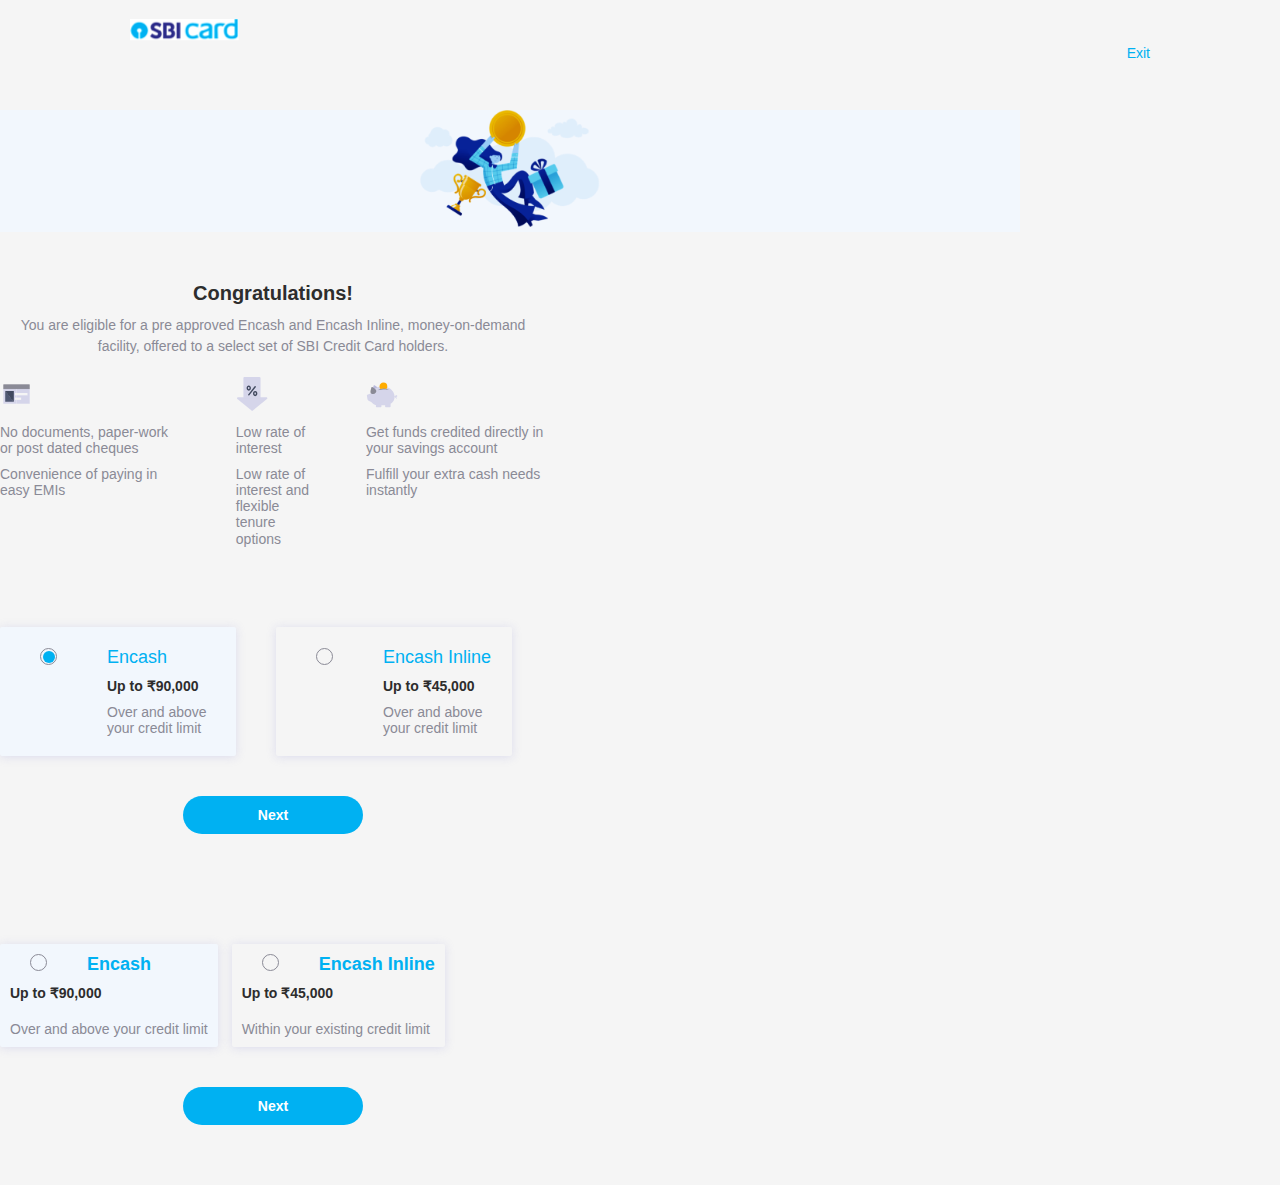
<file: encash-select/index.html>
<!DOCTYPE html>
<html lang="en">
  <head>
    <meta charset="UTF-8" />
    <meta http-equiv="X-UA-Compatible" content="IE=edge" />
    <meta name="viewport" content="width=device-width, initial-scale=1.0" />
    <title>Document</title>
    <link
      href="https://cdn.jsdelivr.net/npm/bootstrap@5.0.2/dist/css/bootstrap.min.css"
      rel="stylesheet"
      integrity="sha384-EVSTQN3/azprG1Anm3QDgpJLIm9Nao0Yz1ztcQTwFspd3yD65VohhpuuCOmLASjC"
      crossorigin="anonymous"
    />
    <script
      src="https://cdn.jsdelivr.net/npm/bootstrap@5.0.2/dist/js/bootstrap.bundle.min.js"
      integrity="sha384-MrcW6ZMFYlzcLA8Nl+NtUVF0sA7MsXsP1UyJoMp4YLEuNSfAP+JcXn/tWtIaxVXM"
      crossorigin="anonymous"
    ></script>
    <script
      src="https://code.jquery.com/jquery-3.4.1.min.js"
      integrity="sha256-CSXorXvZcTkaix6Yvo6HppcZGetbYMGWSFlBw8HfCJo="
      crossorigin="anonymous"
    ></script>
    <link href="../main.css" rel="stylesheet" />
    <link href="style.css" rel="stylesheet" />
    <link href="../custom-styles.css" rel="stylesheet" />
    <script type="text/javascript" src="../bundle.js"></script>
  </head>

  <body style="background-color: #f5f5f5">
    <div id="encash-select">
      <div class="py-19 d-flex bg-white align-items-center sbi-navbar">
        <a href="https://www.sbicard.com/"
          ><img src="../images/sbi-logo.svg" class="img-fluid"
        /></a>
        <div class="fw-bold sbi-exit-btn">Exit</div>
      </div>
      <div class="mx-auto bg-white" id="lower-section">
        <div
          class="p-sm-4 pt-4 px-4 mt-30 text-center upper-section"
          style="background-color: #f2f7fd"
        >
          <img
            src="../images/not-eligible.png"
            class="img-fluid"
            style="height: 117px; width: 180px"
          />
        </div>
        <div
          class="mx-auto"
          id="middle-section-wrapper"
          style="max-width: 546px"
        >
          <div id="middle-section" class="pt-30">
            <div class="text-lg-start text-md-start text-center">
              <p class="font-20 text-center m-0 font-bold" id="congrats">
                Congratulations!
              </p>
              <div
                class="font-14 text-center text-gray mx-auto"
                style="line-height: 21px"
              >
                You are eligible for a pre approved Encash and Encash Inline,
                money-on-demand facility, offered to a select set of SBI Credit
                Card holders.
              </div>
            </div>

            <div
              class="row gx-0 justify-content-center mx-0 flex font-14 mt-20 text-gray middle-section"
            >
              <div class="col-sm-5 col-md-5 col-lg-5 p-0">
                <div
                  class="text-md-center text-sm-center text-lg-center sbi-benefit-items"
                >
                  <img
                    src="../images/documentation.png"
                    class="img-fluid"
                    style="height: 34px; width: 32.8px"
                  />
                  <div class="icons-description d-sm-block d-none">
                    No documents, paper-work or post dated cheques
                  </div>
                  <div class="icons-description d-sm-none d-block">
                    Convenience of paying in easy EMIs
                  </div>
                </div>
              </div>
              <div class="col-sm-2 col-md-2 col-lg-2 p-0" id="middle-icon">
                <div
                  class="text-md-center text-sm-center text-lg-center mx-auto sbi-benefit-items"
                >
                  <img
                    src="../images/arrow.svg"
                    class="img-fluid"
                    style="height: 34px; width: 32.8px"
                  />
                  <div class="icons-description d-sm-block d-none">
                    Low rate of interest
                  </div>
                  <div class="icons-description d-sm-none d-block">
                    Low rate of interest and flexible tenure options
                  </div>
                </div>
              </div>
              <div class="col-sm-5 col-md-5 col-lg-5 p-0">
                <div
                  class="text-md-center text-sm-center text-lg-center sbi-benefit-items"
                  style="margin-left: auto"
                >
                  <img
                    src="../images/funds.svg"
                    class="img-fluid"
                    style="height: 34px; width: 32.8px"
                  />
                  <div class="icons-description d-sm-block d-none">
                    Get funds credited directly in your savings account
                  </div>
                  <div class="icons-description d-sm-none d-block">
                    Fulfill your extra cash needs instantly
                  </div>
                </div>
              </div>
            </div>
          </div>

          <div
            class="justify-content-center flex flex-col d-lg-block d-md-block d-sm-block d-none"
          >
            <div
              class="flex justify-content-center"
              style="margin-top: 80px; gap: 40px"
              id="encash-select-card-wrapper"
            >
              <div
                class="p-20 flex mx-lg-0 mx-auto mx-md-0 mx-sm-0 mb-sm-0 mb-4"
                id="card1"
                style="
                  border-radius: 2px;
                  box-shadow: 0 1px 10px 0 rgba(213, 213, 234, 0.81);
                  background-color: rgb(242, 247, 253);
                  max-width: 236px;
                "
              >
                <label
                  class="sbi-label-radio m-0"
                  style="padding-top: 3px; top: -20px; left: -20px"
                >
                  <input
                    class="sbi-def-radio"
                    type="radio"
                    name="toss"
                    id="radio-btn-desktop-1"
                    style="height: 143px; width: 236px; cursor: pointer"
                    onclick="toggleCard('card2','card1')"
                    checked
                  />
                  <div
                    class="sbi-radio-btn m-20"
                    style="height: 17px; width: 17px; margin-top: 18.5px"
                  ></div>
                </label>
                <div style="margin-left: -20px">
                  <div class="font-18 sbi-link font-500">Encash</div>
                  <div class="font-14 font-600 mt-10">Up to ₹90,000</div>
                  <div class="font-14 text-gray mt-10">
                    Over and above your credit limit
                  </div>
                </div>
              </div>

              <div
                class="p-20 flex mx-lg-0 mx-auto mx-md-0 mx-sm-0"
                id="card2"
                style="
                  border-radius: 2px;
                  box-shadow: 0 1px 10px 0 rgba(213, 213, 234, 0.81);
                  max-width: 236px;
                "
              >
                <label
                  class="sbi-label-radio m-0"
                  style="padding-top: 3px; top: -20px; left: -20px"
                >
                  <input
                    class="sbi-def-radio"
                    type="radio"
                    name="toss"
                    style="height: 143px; width: 236px; cursor: pointer"
                    onclick="toggleCard('card1','card2')"
                  />
                  <div
                    class="sbi-radio-btn m-20"
                    style="height: 17px; width: 17px; margin-top: 18.5px"
                  ></div>
                </label>
                <div style="margin-left: -20px">
                  <div class="font-18 sbi-link font-500">Encash Inline</div>
                  <div class="font-14 font-600 mt-10">Up to ₹45,000</div>
                  <div class="font-14 text-gray mt-10">
                    Over and above your credit limit
                  </div>
                </div>
              </div>
            </div>
            <div class="text-center">
              <button
                class="sbi-button font-600 primary mt-40 mx-auto"
                style="width: fit-content"
              >
                Next
              </button>
            </div>
          </div>

          <div
            class="justify-content-center flex flex-col d-lg-none d-md-none d-sm-none d-block"
          >
            <div
              class="flex justify-content-center"
              style="margin-top: 50px; gap: 14px"
              id="encash-select-card-wrapper-mobile"
            >
              <div
                class="p-10"
                id="card11"
                style="
                  border-radius: 2px;
                  box-shadow: 0 1px 10px 0 rgba(213, 213, 234, 0.81);
                  background-color: rgb(242, 247, 253);
                  max-width: 236px;
                "
              >
                <div class="flex align-items-center">
                  <label class="sbi-label-radio m-0">
                    <input
                      class="sbi-def-radio"
                      type="radio"
                      id="radio-btn-1"
                      name="toss"
                      style="height: 143px; width: 236px; cursor: pointer"
                      onclick="toggleCard('card21','card11')"
                    />
                    <div
                      class="sbi-radio-btn"
                      style="height: 17px; width: 17px"
                    ></div>
                  </label>
                  <div
                    class="font-18 sbi-link font-600"
                    style="margin-left: 10px"
                  >
                    Encash
                  </div>
                </div>
                <div>
                  <div class="font-14 font-600 mt-10">Up to ₹90,000</div>
                  <div class="font-14 text-gray mt-20">
                    Over and above your credit limit
                  </div>
                </div>
              </div>
              <div
                class="p-10"
                id="card21"
                style="
                  border-radius: 2px;
                  box-shadow: 0 1px 10px 0 rgba(213, 213, 234, 0.81);
                  max-width: 236px;
                "
              >
                <div class="flex align-items-center">
                  <label class="sbi-label-radio m-0">
                    <input
                      class="sbi-def-radio"
                      type="radio"
                      name="toss"
                      style="height: 143px; width: 236px; cursor: pointer"
                      onclick="toggleCard('card11','card21')"
                    />
                    <div
                      class="sbi-radio-btn"
                      style="height: 17px; width: 17px"
                    ></div>
                  </label>
                  <div
                    class="font-18 sbi-link font-600"
                    style="margin-left: 10px"
                  >
                    Encash Inline
                  </div>
                </div>
                <div>
                  <div class="font-14 font-600 mt-10">Up to ₹45,000</div>
                  <div class="font-14 text-gray mt-20">
                    Within your existing credit limit
                  </div>
                </div>
              </div>
            </div>
            <div class="text-center">
              <button
                type="button"
                class="sbi-button font-600 primary mt-40 mx-auto"
                style="width: fit-content; max-width: 373px"
              >
                Next
              </button>
            </div>
          </div>
        </div>
      </div>
    </div>
  </body>
  <script>
    window.addEventListener("load", () => {
      if (window.innerWidth < 576) {
        console.log("asdad");
        document.getElementById("radio-btn-1").setAttribute("checked", "");
      }
    });

    function toggleCard(id1, id2) {
      const card1 = document.getElementById(id1);
      const card2 = document.getElementById(id2);
      if (card1.style.backgroundColor == "rgb(242, 247, 253)") {
        card1.style.backgroundColor = "white";
        card2.style.backgroundColor = "rgb(242, 247, 253)";
      } else {
        card2.style.backgroundColor = "white";
        card2.style.backgroundColor = "rgb(242, 247, 253)";
      }
    }
  </script>
</html>
</file>
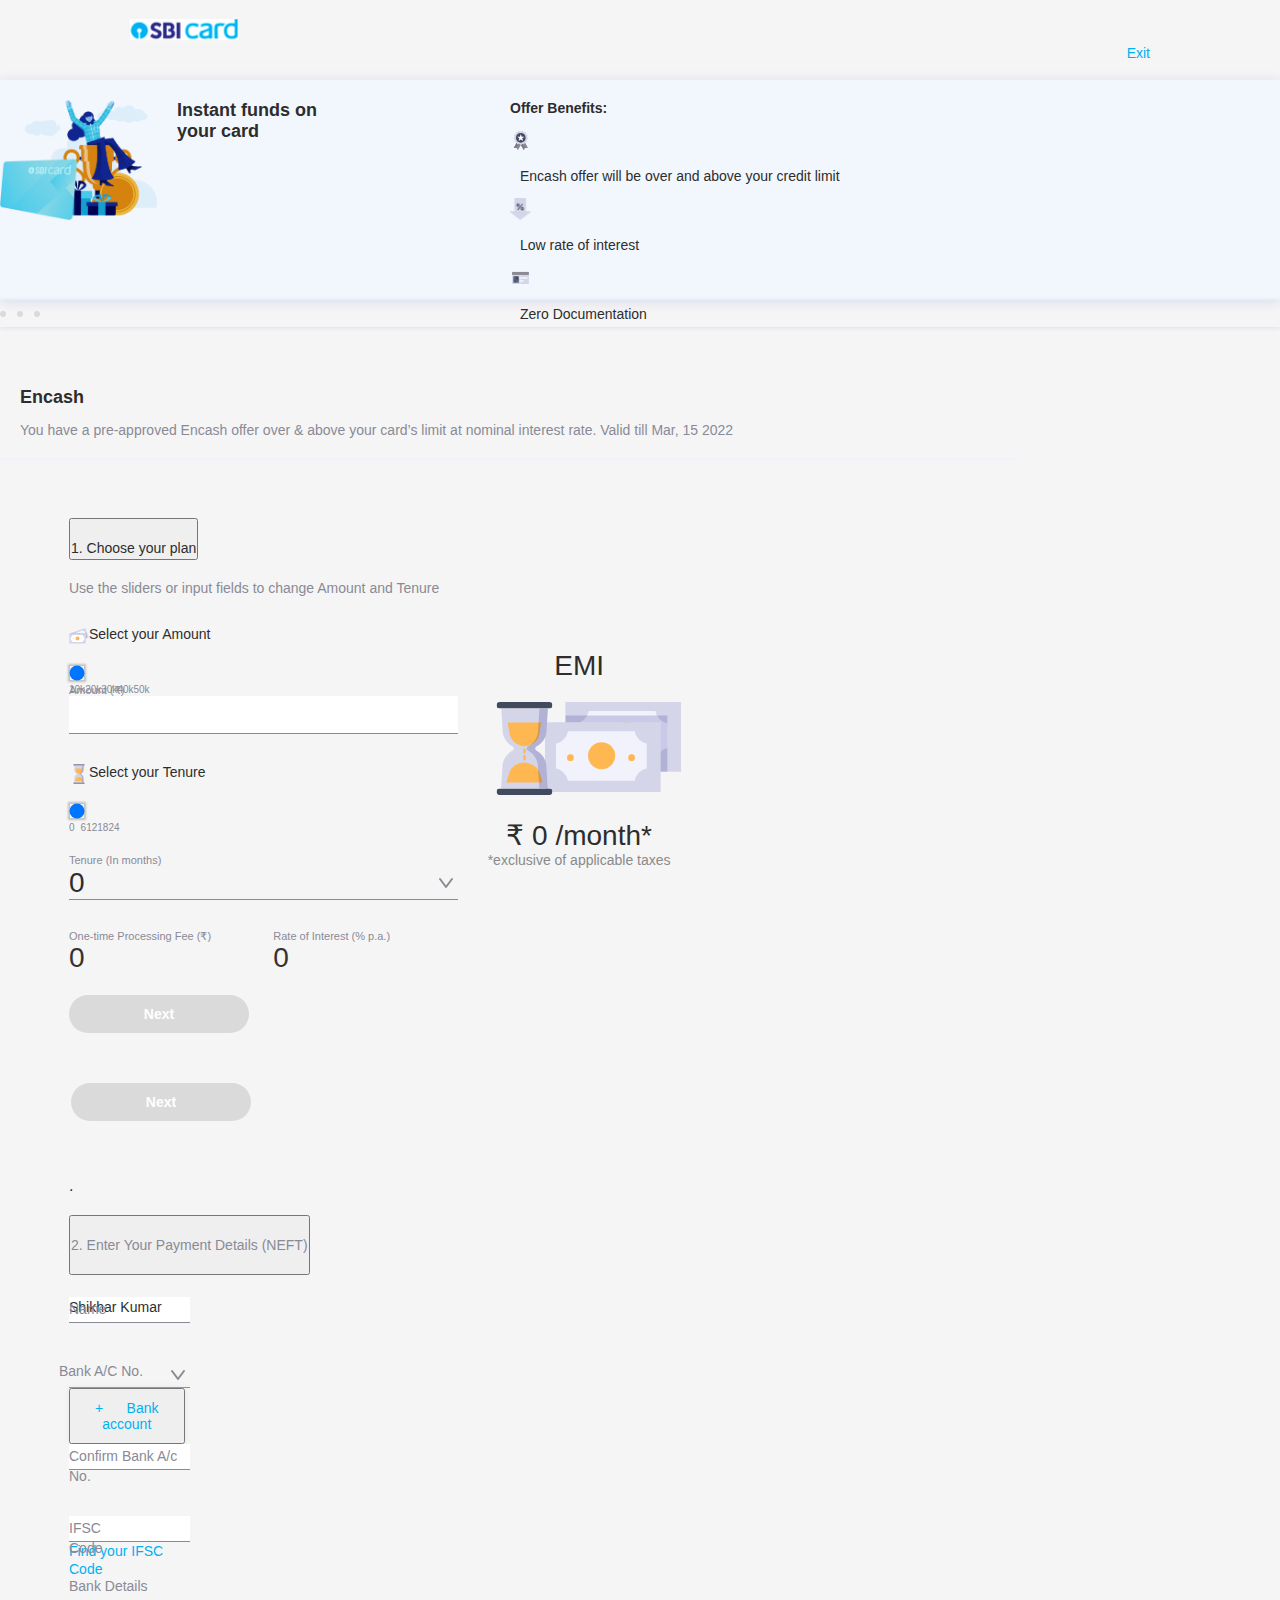
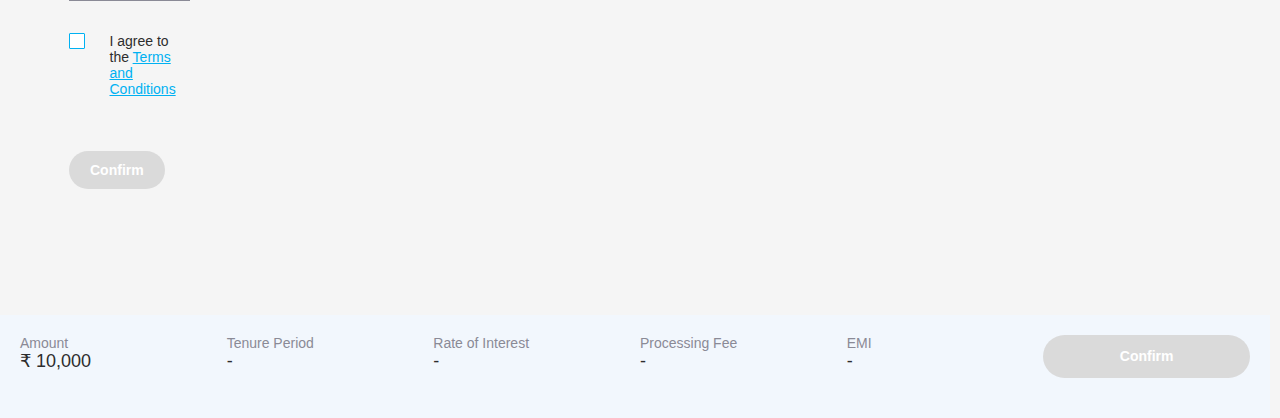
<file: encash/index.html>
<!DOCTYPE html>
<html lang="en">
  <head>
    <meta charset="UTF-8" />
    <meta http-equiv="X-UA-Compatible" content="IE=edge" />
    <meta
      name="viewport"
      content="width=device-width, initial-scale=1.0 maximum-scale=1.0"
    />
    <title>Document</title>
    <link
      href="https://cdn.jsdelivr.net/npm/bootstrap@5.0.2/dist/css/bootstrap.min.css"
      rel="stylesheet"
      integrity="sha384-EVSTQN3/azprG1Anm3QDgpJLIm9Nao0Yz1ztcQTwFspd3yD65VohhpuuCOmLASjC"
      crossorigin="anonymous"
    />
    <script
      src="https://cdn.jsdelivr.net/npm/bootstrap@5.0.2/dist/js/bootstrap.bundle.min.js"
      integrity="sha384-MrcW6ZMFYlzcLA8Nl+NtUVF0sA7MsXsP1UyJoMp4YLEuNSfAP+JcXn/tWtIaxVXM"
      crossorigin="anonymous"
    ></script>
    <script
      src="https://code.jquery.com/jquery-3.4.1.min.js"
      integrity="sha256-CSXorXvZcTkaix6Yvo6HppcZGetbYMGWSFlBw8HfCJo="
      crossorigin="anonymous"
    ></script>

    <link href="../main.css" rel="stylesheet" />
    <link href="style.css" rel="stylesheet" />
    <link href="../custom-styles.css" rel="stylesheet" />
    <script type="text/javascript" src="../bundle.js"></script>
  </head>

  <body style="background-color: #f5f5f5" onclick="bankDetailsInactive()">
    <div id="encash-form1">
      <div class="py-19 d-flex bg-white align-items-center sbi-navbar">
        <a href="https://www.sbicard.com/"
          ><img src="../images/sbi-logo.svg" class="img-fluid"
        /></a>
        <div class="fw-bold sbi-exit-btn">Exit</div>
      </div>
      <div class="upper-section" id="upper-section">
        <div class="row m-0 gx-0 py-20 mx-auto">
          <div class="col-md-6 col-sm-6 col-lg-6 flex align-items-center">
            <img
              src="../images/encash-offer.png"
              class="img-fluid mr-20 encash-logo"
            />
            <div
              class="left-label font-18 font-600 d-lg-block d-md-block d-sm-block d-lg-block d-none"
            >
              Instant funds on your card
            </div>
          </div>
          <div class="col-md-6 col-sm-6 col-lg-6 column2 font-14">
            <div class="font-14 font-600" style="margin-bottom: 12px">
              Offer Benefits:
            </div>
            <div class="d-flex align-items-center">
              <img
                src="../images/badge.svg"
                class="img-fluid"
                style="width: 21.33px; height: 22.3px"
              />
              <p class="my-0 ml-10">
                Encash offer will be over and above your credit limit
              </p>
            </div>
            <div class="d-flex align-items-center my-10">
              <img
                src="../images/arrow.png"
                class="img-fluid"
                style="width: 21.33px; height: 22.3px"
              />
              <p class="my-0 ml-10">Low rate of interest</p>
            </div>
            <div class="d-flex align-items-center">
              <img
                src="../images/document.svg"
                class="img-fluid"
                style="width: 21.33px; height: 22.3px"
              />
              <p class="my-0 ml-10">Zero Documentation</p>
            </div>
          </div>
        </div>
      </div>
      <div class="position-relative bottomSheetWrapper" id="bottomSheetWrapper">
        <div
          class="pb-20 d-sm-none d-lg-none d-md-none"
          onclick="bottomSheet()"
        >
          <div
            class="flex justify-content-center bg-white w-100 py-10"
            style="box-shadow: 0 0 5px 0 #d5d5ea"
          >
            <img src="../images/dots.svg" class="img-fluid" />
          </div>
        </div>
        <div class="lower-section bg-white mx-auto pb-20" id="lower-section">
          <div class="font-18 font-600 mb-10 px-20 encash-title">Encash</div>
          <p class="m-0 font-14 text-gray px-20">
            You have a pre-approved Encash offer over & above your card’s limit
            at nominal interest rate. Valid till Mar, 15 2022
          </p>
          <div class="header-border mt-20"></div>

          <div class="flex">
            <div class="pr-40 pl-20 position-relative stepper-line">
              <div id="stepper-progress-line"></div>
            </div>

            <div
              class="accordion accordion-flush w-100 mb-2 mr-30"
              id="accordionFlushExample"
              style="margin-top: 22px"
            >
              <div class="accordion-item position-relative">
                <div id="bullet1" class="stepper-bullet1"></div>
                <div
                  id="step-1-completed"
                  class="rounded-circle position-absolute flex align-items-center justify-content-center"
                >
                  <img src="../images/tick.png" class="img-fluid" />
                </div>

                <h2 class="accordion-header" id="flush-headingOne">
                  <button
                    id="accordion-btn1"
                    class="accordion-button collapsed font-14 fw-bold"
                    type="button"
                    data-bs-toggle="collapse"
                    data-bs-target="#flush-collapseOne"
                    aria-expanded="true"
                    onclick="myFn()"
                  >
                    1. Choose your plan
                  </button>
                </h2>
                <div
                  id="flush-collapseOne"
                  class="accordion-collapse collapse show"
                  data-bs-parent="#accordionFlushExample"
                >
                  <form name="form1" onsubmit="handleSubmit1();return false">
                    <div class="accordion-body p-lg-0 p-md-0 row gx-0">
                      <div class="col-md-6 col-lg-6">
                        <div class="text-gray mt-2 font-14">
                          Use the sliders or input fields to change Amount and
                          Tenure
                        </div>

                        <div class="mt-30">
                          <div class="flex align-items-center mb-20">
                            <img
                              src="../images/money.svg"
                              class="img-fluid money-icon"
                            />
                            <div class="mx-2 font-14">Select your Amount</div>
                          </div>
                          <input
                            type="range"
                            class="form-range"
                            min="10"
                            max="50"
                            value="10"
                            oninput="myRangeSlider()"
                            id="amountSlider"
                            style="
                              border-radius: 4.5px !important;
                              font-weight: 300;
                            "
                          />
                          <div class="flex range-slider font-10 mt-1 text-gray">
                            <div class="w-25">10k</div>
                            <div class="w-25">20k</div>
                            <div class="w-25">30k</div>
                            <div class="w-25">40k</div>
                            <div>50k</div>
                          </div>
                        </div>
                        <label
                          for="amount-slider-input"
                          class="sbi-input-label sbi-input-text mx-md-0 mx-lg-0 mx-auto"
                          id="range-slider-input"
                          style="margin-top: 46px"
                        >
                          <input
                            type="number"
                            name="slider-amount"
                            id="slider-amount"
                            class="bg-transparent font-28"
                            value=""
                            oninput="InputAmountSlider(),
                              this.value = this.value.replace(/[^0-9.]/g, '').replace(/[(?!.*\.\.)]/g, '');"
                            onKeyPress="if(this.value.length==10) return false;"
                            autocomplete="off"
                            style="font-weight: 300"
                          />
                          <span class="placeholder">Amount (₹)</span>
                          <span
                            id="formError1"
                            class="text-danger font-10"
                          ></span>
                          <div id="error-message3"></div>
                        </label>

                        <div class="mt-30">
                          <div class="flex align-items-center mb-20">
                            <img
                              src="../images/time.svg"
                              class="img-fluid money-icon"
                            />
                            <div class="mx-2 font-14">Select your Tenure</div>
                          </div>
                          <input
                            type="range"
                            class="form-range"
                            min="0"
                            max="24"
                            step="6"
                            oninput="myTenureSlider()"
                            value="0"
                            id="tenureSlider"
                            style="border-radius: 4.5px !important"
                          />
                          <div class="flex range-slider font-10 mt-1 text-gray">
                            <div class="w-25">0</div>
                            <div class="w-25" style="padding-left: 6px">6</div>
                            <div class="w-25">12</div>
                            <div class="w-25">18</div>
                            <div>24</div>
                          </div>
                          <div class="placeholder font-11 text-gray mt-20">
                            Tenure (In months)
                          </div>
                          <div class="relative mt-2" id="custom-select-tenure">
                            <div class="flex customBtn" id="tenureDropdown">
                              <div
                                class="font-28 px-2"
                                id="tenure-slider-input"
                                style="font-weight: 300"
                              >
                                0
                              </div>
                              <img
                                src="../images/arrow-down.svg"
                                id="arrow-down-tenure"
                                class="img-fluid"
                                style="margin-left: auto"
                              />
                            </div>
                            <div
                              class="bg-white position-absolute hidden1"
                              id="dropdown-select-tenure"
                            >
                              <div id="dropdown-select-tenure-item"></div>
                            </div>
                          </div>
                        </div>

                        <div class="row gx-0 mt-30 font-11 text-gray">
                          <div class="col-md-6 col-lg-6 col-sm-6">
                            <div>One-time Processing Fee (₹)</div>
                            <div
                              class="font-28 form1-static"
                              id="processingFee"
                            >
                              0
                            </div>
                          </div>
                          <div class="col-md-6 col-lg-6 col-sm-6">
                            <div>Rate of Interest (% p.a.)</div>
                            <div
                              class="font-28 form1-static"
                              id="rateOfInterest"
                            >
                              0
                            </div>
                          </div>
                        </div>

                        <button
                          type="submit"
                          id="next-btn"
                          class="sbi-button font-600 primary d-lg-block d-md-block d-none mt-20 mb-30"
                          disabled
                        >
                          Next
                        </button>
                      </div>

                      <div
                        class="col-lg-6 col-md-6 justify-content-center text-center flex accordion-column2"
                        style="font-weight: 300"
                      >
                        <div>
                          <div class="font-28 emi">EMI</div>
                          <img
                            src="../images/emi.svg"
                            class="img-fluid my-20 mx-auto"
                            style="width: 203px; height: 93px"
                          />
                          <div class="mb-2 font-28 rate" id="calculated-emi">
                            ₹ 0 /month*
                          </div>
                          <div
                            class="text-grayLight font-14"
                            style="font-weight: normal"
                          >
                            *exclusive of applicable taxes
                          </div>
                        </div>
                      </div>
                      <div style="padding-inline: 12px">
                        <button
                          type="submit"
                          id="next-sm-btn"
                          class="sbi-button font-600 primary w-100 d-lg-none d-md-none d-block mt-20 mb-40"
                          disabled
                        >
                          Next
                        </button>
                      </div>
                    </div>
                  </form>
                </div>
              </div>

              <div class="accordion-item position-relative xy">
                <div id="bullet2" class="stepper-bullet2"></div>
                <div
                  id="step-2-completed"
                  class="rounded-circle position-absolute flex align-items-center justify-content-center"
                >
                  <img src="../images/tick.png" class="img-fluid" />
                </div>

                <div
                  class="bg-white text-white h-100 position-absolute last-stepper"
                >
                  .
                </div>
                <h2 class="accordion-header" id="flush-headingOne">
                  <button
                    id="accordion-btn2"
                    class="accordion-button collapsed font-14 fw-bold text-gray"
                    type="button"
                    data-bs-toggle="collapse"
                    data-bs-target="#flush-collapseTwo"
                    onclick="myFn2()"
                  >
                    2. Enter Your Payment Details (NEFT)
                  </button>
                </h2>
                <div
                  id="flush-collapseTwo"
                  class="accordion-collapse collapse"
                  data-bs-parent="#accordionFlushExample"
                >
                  <div class="accordion-body p-lg-0 p-md-0 row gx-0">
                    <form
                      name="form2"
                      id="form2"
                      onsubmit="handleSubmit2();return false"
                    >
                      <div class="col-lg-6 col-md-6" style="margin-top: 2px">
                        <label
                          for="name"
                          class="sbi-input-label mt-20 sbi-input-text w-100"
                          id="text-input"
                        >
                          <input
                            type="text"
                            id="name"
                            name="name"
                            value="Shikhar Kumar"
                            oninput="validateFormForName()"
                            autocomplete="off"
                            maxlength="255"
                          />
                          <span
                            class="placeholder"
                            style="z-index: 5 !important"
                            >Name</span
                          >
                          <span
                            id="formError3"
                            class="text-danger font-10"
                          ></span>
                          <div id="error-message1"></div>
                        </label>

                        <div class="relative mt-40" id="custom-select-menu">
                          <div
                            class="flex customBtn position-relative"
                            id="dropDown"
                          >
                            <div
                              name="accountNumber"
                              style="font-size: 24px"
                              id="accountNumber"
                            ></div>
                            <img
                              src="../images/arrow-down.svg"
                              id="arrow-down"
                              class="img-fluid"
                              style="margin-left: auto"
                            />
                            <span class="placeholder" id="custumSelect"
                              >Bank A/C No.</span
                            >
                          </div>
                          <div
                            class="bg-white position-absolute"
                            id="dropdown-select-menu"
                          >
                            <div id="dropdown-select-menu-item"></div>
                            <button
                              type="button"
                              class="primary font-14 bg-transparent border-0"
                              style="color: #00b1f2; padding: 10px"
                            >
                              +&nbsp;&nbsp;&nbsp;&nbsp;&nbsp;&nbsp;Bank account
                            </button>
                          </div>
                        </div>
                        <label
                          for="confirmAccount"
                          class="sbi-input-label position-relative sbi-input-text w-100"
                          id="input1"
                          style="margin-top: 46px"
                        >
                          <input
                            type="number"
                            name="confirmAccount"
                            id="confirmAccount"
                            oninput="validateFormForAccount(),this.value = this.value.replace(/[^0-9.]/g, '').replace(/[(?!.*\.\.)]/g, '');"
                            autocomplete="off"
                          />
                          <span class="placeholder suryansh"
                            >Confirm Bank A/c No.</span
                          >
                          <span
                            id="formError2"
                            class="font-10"
                            style="color: red"
                          ></span>
                          <div id="error-message2"></div>
                        </label>
                        <div class="position-relative" style="margin-top: 46px">
                          <label
                            for="ifsc"
                            class="sbi-input-label sbi-input-text w-100"
                            id="input2"
                          >
                            <input
                              type="text"
                              name="ifsc"
                              id="ifsc"
                              oninput="validateIfsc()"
                              autocomplete="off"
                            />
                            <!-- <div id="suryansh"></div> -->
                            <span class="placeholder">IFSC Code</span>
                            <span
                              id="formError4"
                              class="font-10"
                              style="color: red"
                            ></span>
                            <div id="error-message4"></div>
                          </label>
                          <a
                            href="#findYourIfsc"
                            class="font-14 position-absolute find-your-ifsc top-0"
                            style="margin-top: 2px"
                          >
                            Find your IFSC Code
                          </a>
                        </div>

                        <label
                          for="bank-details"
                          class="sbi-input-label sbi-input-text w-100"
                          id="input3"
                          style="margin-top: 46px"
                        >
                          <div
                            contenteditable
                            class="overflow-auto"
                            name="bank-details"
                            id="bank-details"
                            style="
                              padding-bottom: 5px;
                              min-height: 20px;
                              cursor: auto;
                              outline: none;
                              border-bottom: 1px solid #8a8a96;
                            "
                          ></div>
                          <span class="placeholder2" id="bankDetailsPlaceholder"
                            >Bank Details</span
                          >
                        </label>

                        <label
                          for="sbi-sample"
                          class="sbi-input-label mt-30 md-checkbox sbi-input-checkbox"
                          id="sbi-terms-checkbox"
                        >
                          <input
                            type="checkbox"
                            id="checkbox"
                            name="checkbox"
                            value=""
                            style="
                              border-radius: 50% !important;
                              appearance: none !important;
                              -webkit-appearance: none !important;
                            "
                            oninput="enableConfirmBtn()"
                            id="sbi-sample"
                          />
                          <label class="p-0" style="margin-top: 2px"
                            >I agree to the
                            <a href="#" class="underlined text-dark"
                              >Terms and Conditions</a
                            ></label
                          >
                        </label>
                        <button
                          type="submit"
                          id="confirm-btn"
                          style="min-width: max-content"
                          class="sbi-button font-600 col-lg-2 col-md-2 primary d-lg-none d-md-none d-block mt-40 mb-0"
                          disabled
                        >
                          Confirm
                        </button>
                      </div>
                    </form>
                  </div>
                </div>
              </div>
            </div>
          </div>
        </div>
      </div>
      <div
        class="bottom-0 position-fixed w-100"
        style="z-index: 11"
        id="footer"
      >
        <div
          class="row d-lg-flex d-md-flex d-none gx-0 mx-0 py-20 align-items-center sbi-footer"
        >
          <div class="col-lg-2 px-0 col-md-2" id="amount-col">
            <div class="text-gray font-14">Amount</div>
            <div class="font-18" id="amount-slider-input-footer">₹ 10,000</div>
          </div>
          <div class="col-lg-2 px-0 col-md-2">
            <div class="text-gray font-14">Tenure Period</div>
            <div class="font-18" id="tenure-period">-</div>
          </div>
          <div class="col-lg-2 px-0 col-md-2">
            <div class="text-gray font-14">Rate of Interest</div>
            <div class="font-18" id="rateOfInterestFooter">-</div>
          </div>
          <div class="col-lg-2 px-0 col-md-2">
            <div class="text-gray font-14">Processing Fee</div>
            <div class="font-18" id="processingFeeFooter">-</div>
          </div>
          <div class="col-lg-2 px-0 col-md-2" id="emi-col">
            <div class="text-gray font-14">EMI</div>
            <div id="calculated-emi-footer" class="font-18">-</div>
          </div>

          <button
            type="submit"
            form="form2"
            id="confirm-sm-btn"
            style="min-width: max-content; height: 43px"
            class="sbi-button font-600 col-lg-2 col-md-2 primary mb-0"
            disabled
          >
            Confirm
          </button>
        </div>
      </div>
    </div>
    <div id="generateOtp" class="modal" role="dialog">
      <div
        class="modal-body text-center position-relative encash-otp-modal"
        style="
          padding-inline: 80px;
          max-width: 580px;
          height: 398px;
          font-family: Open Sans, sans-serif;
        "
      >
        <div
          class="position-absolute ml-20"
          style="left: 0; top: 46px; cursor: pointer"
          onclick="handleCancel()"
        >
          <img src="../images/arrow-left.svg" class="img-fluid" />
        </div>
        <div class="font-28 fw-bold mb-20 oneTimeVerification">
          One Time Verification
        </div>
        <p class="m-0 pb-40">
          Enter the 6-digit OTP sent on your registered mobile number
          <span class="text-blue">+91 xxxxxx5010</span>
          and email ID
          <span class="text-blue">yyyy@gmail.com</span>
        </p>
        <form
          name="form3"
          action="#"
          class="font-14 flex flex-col"
          method="post"
          autocomplete="off"
        >
          <div class="flex justify-center mx-auto" id="OTPInput"></div>
          <input type="number" hidden id="otp" name="otp" value="" min="0" />
          <span id="otpFormError" class="" style="color: #f74747"></span>
          <div
            id="resendBtn"
            class="underlined text-blue mt-40"
            style="cursor: pointer"
            onclick="otpSent()"
          >
            Resend Code
          </div>
          <div class="my-10" id="otp-sent" style="visibility: hidden">.</div>

          <button
            id="otp-modal-btn"
            type="button"
            style="max-width: 180px"
            class="sbi-button font-600 font-16 primary mx-auto mb-0"
            onclick="handleModal()"
            disabled
          >
            Confirm
          </button>
        </form>
      </div>
    </div>

    <div id="failed" class="modal" role="dialog">
      <div
        class="modal-body text-center position-relative"
        style="padding-inline: 80px; font-family: Open Sans, sans-serif"
      >
        <div
          class="position-absolute ml-20 d-sm-none d-block"
          style="left: 0; top: 46px; cursor: pointer"
          onclick="handleCancel()"
        >
          <img src="../images/arrow-left.svg" class="img-fluid" />
        </div>
        <div class="font-28 fw-bold mb-40 currentlyUnable">
          Currently Unable to Verify
        </div>
        <p class="m-0 pb-40">
          Too many unsuccessful attempts have been made. Please try again after
          some time.
        </p>
        <p class="m-0">
          If you are having trouble verifying
          <a href="" class="underlined">Click here</a> to contact us.
        </p>

        <button
          id="otp-modal-close-btn"
          type="button"
          style="max-width: 180px"
          class="sbi-button font-600 primary mx-auto mt-40 mb-0"
          onclick="handleCancel()"
        >
          Close
        </button>
      </div>
    </div>

    <div id="findYourIfsc" class="modal" role="dialog">
      <div
        class="modal-body text-center position-relative"
        style="
          padding-inline: 80px;
          min-height: 473px;
          font-family: Open Sans, sans-serif;
        "
      >
        <div
          class="position-absolute ml-20"
          style="left: 0; top: 46px; cursor: pointer"
          onclick="closeIfscModal()"
        >
          <img src="../images/arrow-left.svg" class="img-fluid" />
        </div>
        <div
          class="text-start d-md-none d-block font-14 mx-auto mb-40"
          style="
            width: 228px;
            padding: 15px;
            background-color: #f2f7fd;
            right: -55%;
            top: -7px;
          "
        >
          Please enter atleast the first 3 letters of city name to search and
          proceed.
        </div>
        <div
          class="font-28 fw-bold mt-10 currentlyUnable"
          style="margin-bottom: 46px"
        >
          Fill in the details below to find the IFSC code of your bank
        </div>
        <form
          name="form3"
          id="form3"
          class="position-relative"
          onsubmit="handleSubmit3();return false"
        >
          <div class="position-relative">
            <div class="flex customBtn position-relative">
              <label
                for="bankName"
                class="sbi-input-label sbi-input-text w-100"
              >
                <input
                  type="text"
                  id="bankName"
                  name="bankName"
                  oninput="liveSearch('.bank-name','bankName','bank-toolTip','arrow-down-bankName')"
                  autocomplete="off"
                  style="border-radius: 0 !important"
                />

                <span class="placeholder">Bank Name</span>
              </label>
              <img
                src="../images/arrow-down.svg"
                id="arrow-down-bankName"
                class="img-fluid position-absolute"
                style="right: 0"
              />
            </div>
            <div
              class="bg-white text-start position-absolute w-100 overflow-scroll d-none"
              style="
                max-height: 258px;
                box-shadow: 0 0 4px 0 rgba(213, 213, 234, 0.5);
                z-index: 1;
              "
              id="dropdown-select-ifsc-bank"
            >
              <div class="font-14" id="dropdown-select-ifsc-item-bank"></div>
            </div>
            <div
              class="clip_path text-start d-none font-14 position-absolute"
              id="bank-toolTip"
              style="
                width: 228px;
                padding: 15px;
                padding-left: 27px;
                background-color: #f2f7fd;
                right: -55%;
                top: -7px;
              "
            >
              Please enter atleast the first 3 letters of bank name to search
              and proceed.
            </div>
          </div>

          <div class="position-relative" style="margin-top: 46px">
            <div class="flex customBtn position-relative">
              <label for="city" class="sbi-input-label sbi-input-text w-100">
                <input
                  type="text"
                  id="city"
                  name="city"
                  oninput="liveSearch('.city','city','city-toolTip','arrow-down-city')"
                  autocomplete="off"
                  style="border-radius: 0 !important"
                />
                <span class="placeholder">City</span>
              </label>
              <img
                src="../images/arrow-down.svg"
                id="arrow-down-city"
                class="img-fluid position-absolute"
                style="right: 0"
              />
            </div>
            <div
              class="bg-white text-start position-absolute w-100 overflow-scroll d-none"
              style="
                max-height: 190px;
                box-shadow: 0 0 4px 0 rgba(213, 213, 234, 0.5);
                z-index: 1;
              "
              id="dropdown-select-ifsc-city"
            >
              <div class="font-14" id="dropdown-select-ifsc-item-city"></div>
            </div>
            <div
              class="clip_path text-start d-none font-14 position-absolute"
              id="city-toolTip"
              style="
                width: 228px;
                padding: 15px;
                padding-left: 27px;
                background-color: #f2f7fd;
                right: -55%;
                top: -7px;
              "
            >
              Please enter atleast the first 3 letters of city name to search
              and proceed.
            </div>
          </div>

          <div class="position-relative" style="margin-top: 46px">
            <label
              for="searchBranch"
              class="sbi-input-label sbi-input-text w-100"
              id="input2"
            >
              <input
                type="text"
                name="searchBranch"
                id="searchBranch"
                autocomplete="off"
                oninput="liveSearch('.searchBranch','searchBranch','search-toolTip')"
                style="border-radius: 0 !important"
              />
              <span class="placeholder">Search Branch</span>
              <span id="formError4" class="font-10" style="color: red"></span>
              <div id="error-message4"></div>
            </label>
            <div
              class="clip_path text-start d-none font-14 position-absolute"
              id="search-toolTip"
              style="
                width: 228px;
                padding: 15px;
                padding-left: 27px;
                background-color: #f2f7fd;
                right: -55%;
                top: -7px;
              "
            >
              Please enter atleast the first 3 letters branch name to search and
              proceed.
            </div>
          </div>
          <div
            class="d-sm-flex mx-auto align-items-center mt-40"
            style="width: fit-content"
            id="ifscBtnWrapper"
          >
            <button
              type="button"
              id="searchIfsc"
              class="sbi-button font-600 primary mx-auto mb-0"
              onclick="window.location.href='#searchForBank'"
              disabled
            >
              Search
            </button>
            <button
              id="resetBtn"
              type="button"
              class="underlined ml-40 bg-transparent border-0"
              style="font-weight: 400; font-size: 16px"
              onclick="handleIfscReset()"
              disabled
            >
              Reset
            </button>
          </div>
        </form>
      </div>
    </div>

    <div id="searchForBank" class="modal" role="dialog">
      <div
        class="modal-body text-center position-relative"
        style="
          padding-inline: 20px;
          max-width: 780px;
          height: auto;
          font-family: Open Sans, sans-serif;
        "
      >
        <div
          class="position-absolute ml-20"
          style="left: 0; top: 46px; cursor: pointer"
          onclick="window.location.href='#findYourIfsc'"
        >
          <img src="../images/arrow-left.svg" class="img-fluid" />
        </div>
        <div class="font-28 fw-bold mb-20 currentlyUnable">
          Select the Branch
        </div>
        <form name="form4" id="form4" onsubmit="handleSubmit4();return false">
          <div id="searchForBankCard" class="flex-column-reverse flex"></div>
          <div
            class="d-sm-flex mx-auto align-items-center mt-40"
            id="searchForBankBtnWrapper"
            style="width: fit-content"
          >
            <button
              type="button"
              class="sbi-button font-600 primary mx-auto mb-0"
              onclick="handleCancel()"
            >
              Confirm
            </button>
            <div
              class="sbi-link underlined ml-40"
              style="font-weight: 400; font-size: 16px"
              onclick="window.location.href='#findYourIfsc'"
            >
              Back
            </div>
          </div>
        </form>
      </div>
    </div>
  </body>
  <script>
    // ----------------------------------------------------------------------------------------------
    // ------------------------------------------ OTP Flow ------------------------------------------
    // ----------------------------------------------------------------------------------------------
    function handleCancel() {
      document.forms["form2"]["checkbox"].checked = false;
      window.location.href = "#";
      document.getElementById("accordion-btn2").click();
      document.getElementById("step-2-completed").style.opacity = 0;
      setErrors("otpError", "");
      count = 0;
      count1 = 0;
      resendBtn.classList.add("underlined");
      resendBtn.style.cursor = "pointer";
      resendBtn.classList.remove("text-gray", "mt-30");
      message.style.margin = "10px 0";
      modalBtn.setAttribute("disabled", "");
      for (let i = 0; i < 7; i++) {
        const otpField = document.getElementById(`otp-field${i}`);
        if (otpField) otpField.value = "";
      }
      enableConfirmBtn();
      const x = document.querySelectorAll(".xy");
      window.scrollTo(0, document.body.scrollHeight + x?.[0]?.offsetHeight);
      message.innerHTML = ".";
    }

    function closeIfscModal() {
      window.location.href = "#";
      const x = document.querySelectorAll(".xy");
      window.scrollTo(0, document.body.scrollHeight + x?.[0]?.offsetHeight);
    }

    var count = 0;
    const modalBtn = document.getElementById("otp-modal-btn");
    const message = document.getElementById("otp-sent");
    const resendBtn = document.getElementById("resendBtn");
    let timerId;
    function otpSent() {
      count += 1;
      setErrors("otpError", "");
      modalBtn.style.marginTop = "0";
      document.getElementById("otpFormError").style.margin = 0;
      resendBtn.style.marginTop = "40px";
      message.style.marginBottom = "10px";
      if (count < 4) {
        message.innerHTML = "OTP has been resent";
        message.style.color = "#2d2d2d";
        message.style.visibility = "visible";
        clearTimeout(timerId);
        timerId = setTimeout(() => {
          resendBtn.style.marginTop = "40px";
          message.style.visibility = "hidden";
          message.style.marginTop = "10px";
          message.style.marginBottom = "10px";
        }, 3000);
        modalBtn.setAttribute("disabled", "");
      } else {
        clearTimeout(timerId);
        message.innerHTML = `You have exhausted the number of times you can ask for the one time password (OTP) to be resent`;
        message.style.visibility = "visible";
        resendBtn.classList.add("text-gray");
        resendBtn.classList.add("mt-30");
        resendBtn.classList.remove("underlined");
        resendBtn.style.cursor = "not-allowed";
        message.style.marginBottom = "20px";
        message.style.color = "#f74747";
        modalBtn.setAttribute("disabled", "");
      }

      for (let i = 0; i < 7; i++) {
        const otpField = document.getElementById(`otp-field${i}`);
        if (otpField) otpField.value = "";
      }
    }

    const element = document.getElementById("OTPInput");
    for (let i = 0; i < 6; i++) {
      let inputField = document.createElement("input");
      inputField.type = "number";
      inputField.className = "px-1";
      inputField.style.cssText =
        "color: transparent;border-radius:0 !important; border:none; border-bottom:1px solid #8a8a96; font-weight:bold ; width:24px; outline:none; color:#2d2d2d; text-align:center; font-size:20px";
      inputField.id = "otp-field" + i;
      inputField.maxLength = 1;
      element.appendChild(inputField);
    }

    /*  This is for switching back and forth the input box for user experience */
    const inputs = document.querySelectorAll("#OTPInput > *[id]");
    for (let i = 0; i < inputs.length; i++) {
      inputs[i].addEventListener("keydown", function (event) {
        if (event.key === "Backspace") {
          if (inputs[i].value == "") {
            if (i != 0) {
              inputs[i - 1].focus();
            }
          } else {
            inputs[i].value = "";
          }
        } else if (event.key === "ArrowLeft" && i !== 0) {
          inputs[i - 1].focus();
        } else if (event.key === "ArrowRight" && i !== inputs.length - 1) {
          inputs[i + 1].focus();
        } else if (event.key != "ArrowLeft" && event.key != "ArrowRight") {
          inputs[i].value = "";
        }
      });

      inputs[i].addEventListener("keydown", function (event) {
        let inputLength = "";
        for (let i = 0; i < inputs.length; i++) {
          inputLength += inputs[i].value;
        }

        if (inputLength.length != "6") {
          modalBtn.setAttribute("disabled", "");
        } else {
          modalBtn.removeAttribute("disabled", "");
        }
      });

      inputs[i].addEventListener("input", function () {
        let inputLength = "";
        for (let i = 0; i < inputs.length; i++) {
          inputLength += inputs[i].value;
        }

        if (inputLength.length >= "6") {
          modalBtn.removeAttribute("disabled", "");
        }
        if (count > 3) {
          modalBtn.setAttribute("disabled", "");
        }

        inputs[i].value = inputs[i].value.toUpperCase();
        if (i === inputs.length - 1 && inputs[i].value !== "") {
          return true;
        } else if (inputs[i].value !== "") {
          inputs[i + 1].focus();
        }
      });
    }

    // on submit
    var count1 = 0;
    function handleModal() {
      count1 += 1;
      const otpErrMessage = document.getElementById("otpFormError");
      if (window.innerWidth < 575) {
        modalBtn.style.marginTop = 0;
      }
      let compiledOtp = "";
      for (let i = 0; i < inputs.length; i++) {
        compiledOtp += inputs[i].value;
      }
      document.getElementById("otp").value = compiledOtp;
      if (count1 == 6) {
        window.location.href = "#failed";
      }
      if (compiledOtp == "666666") {
        setErrors("otpError", "");
        count1 = 0;
        window.location.href = "/success-pages";
      } else {
        resendBtn.style.marginTop = "21px";
        otpErrMessage.style.marginTop = "10px";

        setErrors(
          "otpError",
          `${count1 < 6 ? count1 : "5"} of 5 failed verification attempts`
        );
      }
    }

    // ----------------------------------------------------------------------------------------------
    // ------------------------------------------ Bottom Sheet ------------------------------------------
    // ----------------------------------------------------------------------------------------------

    function bottomSheet() {
      const drawer = document.getElementById("upper-section");
      const lowerSection = document.getElementById("lower-section");
      const bottomSheetWrapper = document.getElementById("bottomSheetWrapper");
      drawer.classList.toggle("animate-scale-to-zero");
      if (drawer.getAttribute("class").includes("animate-scale-to-zero")) {
        drawer.style.position = "relative";
        drawer.style.top = "0";
        drawer.style.transition = "none";
        bottomSheetWrapper.style.marginTop = "0";
        lowerSection.style.minHeight = "calc(100vh - 80px)";
      } else {
        drawer.style.position = "fixed";
        drawer.style.top = "60px";
        bottomSheetWrapper.style.marginTop = "168px";
        lowerSection.style.minHeight = "calc(100vh - 280px)";
      }
    }

    // ----------------------------------------------------------------------------------------------
    // ------------------------------------------ Find Your Ifsc ------------------------------------------
    // ----------------------------------------------------------------------------------------------

    function liveSearch(data, query, toolTip, icon) {
      let item = document.querySelectorAll(data);
      const toolTipElement = document.getElementById(toolTip);
      const arrow = document.getElementById(icon);
      let search_query = document.getElementById(query).value;
      if (search_query.length >= 3) {
        if (window.innerWidth > 990) {
          toolTipElement.style.display = "none";
        }
        let matchingCount = 0;
        for (var i = 0; i < item.length; i++) {
          if (
            item[i].innerText.toLowerCase().includes(search_query.toLowerCase())
          ) {
            matchingCount++;
            item[i].classList.remove("d-none");
          } else {
            item[i].classList.add("d-none");
          }
        }
        if (matchingCount === 0) {
          arrow.classList.remove("rotateIcon");
        } else {
          arrow.classList.add("rotateIcon");
        }
      } else {
        if (window.innerWidth > 990) {
          toolTipElement.style.display = "block";
        }

        for (var i = 0; i < item.length; i++) {
          if (
            item[i].innerText.toLowerCase().includes(search_query.toLowerCase())
          ) {
            item[i].classList.remove("d-none");
          }
        }
      }
    }

    const bankName = document.getElementById("bankName");
    const city = document.getElementById("city");
    const searchBranch = document.getElementById("searchBranch");
    const searchIfsc = document.getElementById("searchIfsc");
    const bankToolTip = document.getElementById("bank-toolTip");
    const cityToolTip = document.getElementById("city-toolTip");
    const searchToolTip = document.getElementById("search-toolTip");
    const resetBtn = document.getElementById("resetBtn");
    const bankArrow = document.getElementById("arrow-down-bankName");
    const cityArrow = document.getElementById("arrow-down-city");

    document.getElementById("bank-details").addEventListener("click", (e) => {
      e.stopPropagation();
      document
        .getElementById("bankDetailsPlaceholder")
        .classList.add("valueExistsForBankDetails");
    });
    function bankDetailsInactive() {
      if (!document.getElementById("bank-details").innerText) {
        document
          .getElementById("bankDetailsPlaceholder")
          .classList.remove("valueExistsForBankDetails");
      }
    }

    //input field 1- BankName
    bankName.addEventListener("click", (e) => {
      e.stopPropagation();
      document
        .getElementById("dropdown-select-ifsc-bank")
        .classList.toggle("d-none");
      bankArrow.classList.toggle("rotateIcon");
      document
        .getElementById("dropdown-select-ifsc-city")
        .classList.add("d-none");
      if (window.innerWidth > 990) {
        bankToolTip.classList.remove("d-none");
        cityToolTip.classList.add("d-none");
        searchToolTip.classList.add("d-none");
      }
    });

    document.addEventListener("click", (e) => {
      if (e.target.closest("#dropdown-select-ifsc-bank")) return;
      document
        .getElementById("dropdown-select-ifsc-bank")
        .classList.add("d-none");
      if (e.target.closest("#bank-toolTip")) return;
      if (window.innerWidth > 990) {
        bankToolTip.classList.add("d-none");
      }
      if (e.target.closest("#arrow-down-bankName")) return;
      bankArrow.classList.remove("rotateIcon");
    });

    //input field 2- City
    city.addEventListener("click", (e) => {
      e.stopPropagation();
      document
        .getElementById("dropdown-select-ifsc-city")
        .classList.toggle("d-none");
      cityArrow.classList.toggle("rotateIcon");
      if (window.innerWidth > 990) {
        cityToolTip.classList.remove("d-none");
        bankToolTip.classList.add("d-none");
        searchToolTip.classList.add("d-none");
      }
    });
    document.addEventListener("click", (e) => {
      if (e.target.closest("#dropdown-select-ifsc-city")) return;
      document
        .getElementById("dropdown-select-ifsc-city")
        .classList.add("d-none");
      if (e.target.closest("#city-toolTip")) return;
      if (window.innerWidth > 990) {
        cityToolTip.classList.add("d-none");
      }
      if (e.target.closest("#arrow-down-city")) return;
      cityArrow.classList.remove("rotateIcon");
    });

    // input field 3- search bank
    searchBranch.addEventListener("click", (e) => {
      e.stopPropagation();
      if (window.innerWidth > 990) {
        cityToolTip.classList.add("d-none");
        bankToolTip.classList.add("d-none");
        searchToolTip.classList.remove("d-none");
      }
    });
    document.addEventListener("click", (e) => {
      if (e.target.closest("#city-toolTip")) return;
      if (window.innerWidth > 990) {
        searchToolTip.classList.add("d-none");
      }
    });

    function handleIfscReset() {
      bankName.value = "";
      bankName.removeAttribute("class");
      city.value = "";
      city.removeAttribute("class");
      searchBranch.value = "";
      searchBranch.removeAttribute("class");
      resetBtn.setAttribute("disabled", "");
      searchIfsc.setAttribute("disabled", "");
      resetBtn.classList.remove("sbi-link");
    }
    const Banks = [
      { name: "Ahmedabad District Cooperative Bank" },
      { name: "Ahemdnagar Merchants Cooperative Bank" },
      { name: "OP Bank Ltd." },
      { name: "Airtel Payments Bank Ltd." },
      { name: "Andhra Pradesh Grameena Vikas Bank" },
      { name: "Apna Sahakari Bank Ltd." },
      { name: "Arvind Sahakari Bank Ltd." },
      { name: "AU Small Finance Bank Ltd." },
    ];

    const Cities = [
      { name: "Allu Nagar Diguria" },
      { name: "Bargur" },
      { name: "Gurdaspur" },
      { name: "Gurugram" },
      { name: "Gursarai" },
      { name: "Guruvayur" },
    ];

    const searchForBank = [
      {
        bank: "Bank Name",
        value1: "HDFC Bank",
        branch: "HDFC Bank",
        value2: "Gurgaon, DLF Cyber City",
        ifsc: "IFSC",
        value3: "HDFC000000459",
        address: "Address",
        value4: "Building No 10, UGF, Tower A Dlf Cyber City Gurugram - 122002",
      },
      {
        bank: "Bank Name",
        value1: "HDFC Bank",
        branch: "HDFC Bank",
        value2: "Gurgaon, DLF Cyber City",
        ifsc: "IFSC",
        value3: "HDFC000000459",
        address: "Address",
        value4: "Building No 10, UGF, Tower A Dlf Cyber City Gurugram - 122002",
      },
      {
        bank: "Bank Name",
        value1: "HDFC Bank",
        branch: "HDFC Bank",
        value2: "Gurgaon, DLF Cyber City",
        ifsc: "IFSC",
        value3: "HDFC000000459",
        address: "Address",
        value4: "Building No 10, UGF, Tower A Dlf Cyber City Gurugram - 122002",
      },
    ];

    function checkIfscDropdown() {
      var dropCount = 0;
      Banks.forEach((e, index) => {
        if (bankName.value == e.name) {
          dropCount++;
        }
      });
      Cities.forEach((e, index) => {
        if (city.value == e.name) {
          dropCount++;
        }
      });
      return dropCount;
    }

    bankName.addEventListener("input", () => {
      if (checkIfscDropdown() != 2) {
        searchIfsc.setAttribute("disabled", "");
      } else {
        searchIfsc.removeAttribute("disabled", "");
      }
    });
    city.addEventListener("input", () => {
      if (checkIfscDropdown() != 2) {
        searchIfsc.setAttribute("disabled", "");
      } else {
        searchIfsc.removeAttribute("disabled", "");
      }
    });
    searchBranch.addEventListener("input", () => {
      if (searchBranch.value) {
        resetBtn.removeAttribute("disabled", "");
        resetBtn.classList.add("sbi-link");
        resetBtn.style.cursor = "pointer";
      }

      if (checkIfscDropdown() == 2 && searchBranch.value) {
        searchIfsc.removeAttribute("disabled", "");
      } else {
        searchIfsc.setAttribute("disabled", "");
      }
    });

    const getIfscData = (e, field, dataCollection, id, arrow) => {
      const index = e.currentTarget.getAttribute("data-index");
      const ifscDropdown = document.getElementById(id);
      const toolTip = document.getElementById(id);
      const toggleArrow = document.getElementById(arrow);
      const data = dataCollection[index];
      const Ifsc = document.forms["form3"][field];
      ifscDropdown.click();
      toolTip.style.display = "none";
      Ifsc.value = data.name;
      Ifsc.focus();
      if (bankName.value && city.value && searchBranch.value) {
        searchIfsc.removeAttribute("disabled", "");
      }
      toggleArrow.classList.remove("rotateIcon");
      resetBtn.removeAttribute("disabled", "");
      resetBtn.classList.add("sbi-link");
      resetBtn.style.cursor = "pointer";
    };

    (function () {
      Banks.forEach(
        (e, index) =>
          (document.getElementById(
            "dropdown-select-ifsc-item-bank"
          ).innerHTML += `<div data-index='${index}' class="selectedBank bank-name p-10">
      <div class="font-14" id="ifscChangeFont">${e.name}</div>
      </div>`)
      );

      const selectedBank = document.getElementsByClassName("selectedBank");
      for (let i = 0; i < selectedBank.length; i++) {
        selectedBank[i].addEventListener("click", (e) =>
          getIfscData(
            e,
            "bankName",
            Banks,
            "bank-toolTip",
            "arrow-down-bankName"
          )
        );
      }

      Cities.forEach(
        (e, index) =>
          (document.getElementById(
            "dropdown-select-ifsc-item-city"
          ).innerHTML += `<div data-index='${index}' class="selectedCity city p-10">
      <div class="font-14" id="ifscChangeFont">${e.name}</div>
      </div>`)
      );
      const selectedCity = document.getElementsByClassName("selectedCity");
      for (let i = 0; i < selectedCity.length; i++) {
        selectedCity[i].addEventListener("click", (e) =>
          getIfscData(e, "city", Cities, "city-toolTip", "arrow-down-city")
        );
      }

      searchForBank.forEach(
        (e, index) =>
          (document.getElementById(
            "searchForBankCard"
          ).innerHTML += `      <div data-index='${index}'
            class="flex align-items-center rounded-1 p-20 bankCard"
            style="gap: 20px; border: 0.5px solid #00b1f2;"
          >
            <label class="sbi-label-radio m-0 flex" style="gap:20px">
              <input
                class="sbi-def-radio"
                type="radio"
                name="toss"
                id="radio-ifsc"
                checked
              />
              <div
                class="sbi-radio-btn"
                style="height: 17px; width: 17px;min-width:17px"
                ></div>
              <div
              class="flex text-start font-14 flex-wrap"
              style="gap: 20px"
              id="cardRow"
              >
              <div class="" style="min-width: 120px">
                <div class="font-11 mb-10 text-gray">${e.bank}</div>
                <div>${e.value1}</div>
                </div>
              <div class="" style="min-width: 120px">
                <div class="font-11 mb-10 text-gray">${e.branch}</div>
                <div style="max-width: 120px">${e.value2}</div>
              </div>
              <div class="" style="min-width: 120px">
                <div class="font-11 mb-10 text-gray">${e.ifsc}</div>
                <div>${e.value3}</div>
              </div>
              <div class="" style="max-width: 240px">
                <div class="font-11 mb-10 text-gray">${e.address}</div>
                <div>
                  ${e.value4}
                </div>
              </div>
              </label>
            </div>
          </div>`)
      );
      const bankCard = document.getElementsByClassName("bankCard");
      for (let i = 0; i < bankCard.length; i++) {
        bankCard[i].addEventListener("click", (e) =>
          getIfscData(e, "city", Cities)
        );
      }
    })();

    // ----------------------------------------------------------------------------------------------
    // ------------------------------------------ Encash Step 1 ------------------------------------------
    // ----------------------------------------------------------------------------------------------

    const accountDropdown = document.getElementById("dropDown");
    const accountDropdownMenu = document.getElementById("dropdown-select-menu");
    accountDropdown.addEventListener("click", (e) => {
      e.stopPropagation();
      accountDropdownMenu.classList.toggle("hidden");
      document.getElementById("arrow-down").classList.toggle("rotateIcon");
    });

    document.addEventListener("click", (e) => {
      const arrow = document.getElementById("arrow-down").getAttribute("class");
      if (e.target.closest("#dropdown-select-menu")) return;
      accountDropdownMenu.classList.add("hidden");
      if (arrow.includes("rotateIcon")) {
        document.getElementById("arrow-down").classList.toggle("rotateIcon");
      }
    });

    const AccountDetails = [
      {
        name: "hdfc",
        accountNo: "0000123456789",
        ifsc: "HDFC1234",
        details: "HDFC BANK LTD. (3307016873912) NEW DELHI",
        address:
          "HDFC Bank, New Delhi - Vasundhra, Manav Ashray Bldg 11, Service Centre, Opp DDA Sports Complex",
      },
      {
        name: "icici",
        accountNo: "0000123456789",
        ifsc: "ICICI1234",
        details: "ICICI BANK LTD. (1234567890123) NEW DELHI",
        address:
          "HDFC Bank, New Delhi - Vasundhra, Manav Ashray Bldg 11, Service Centre, Opp DDA Sports Complex",
      },
    ];

    const getData = (e) => {
      const index = e.currentTarget.getAttribute("data-index");
      const data = AccountDetails[index];
      const Ifsc = document.forms["form2"]["ifsc"];
      const details = document.getElementById("bank-details");
      const confirmAcc = document.forms["form2"]["confirmAccount"];
      const accNo = document.getElementById("accountNumber");
      Ifsc.value = data.ifsc;
      details.innerText = data.address;
      accNo.innerText = data.accountNo;
      Ifsc.focus();
      details.focus();
      confirmAcc.focus();
      document.getElementById("dropDown").click();
      document.getElementById("custumSelect").classList.add("valueExists");
      document
        .getElementById("bankDetailsPlaceholder")
        .classList.add("valueExistsForBankDetails");
    };

    const tenureDropdown = document.getElementById("tenureDropdown");
    const tenureDropdownMenu = document.getElementById(
      "dropdown-select-tenure"
    );
    tenureDropdown.addEventListener("click", (e) => {
      e.stopPropagation();
      tenureDropdownMenu.classList.toggle("hidden1");
      document
        .getElementById("arrow-down-tenure")
        .classList.toggle("rotateIconTenure");
    });

    document.addEventListener("click", (e) => {
      const arrow1 = document
        .getElementById("arrow-down-tenure")
        .getAttribute("class");
      if (e.target.closest("#dropdown-select-tenure")) return;
      tenureDropdownMenu.classList.add("hidden1");
      if (arrow1.includes("rotateIconTenure")) {
        document
          .getElementById("arrow-down-tenure")
          .classList.toggle("rotateIconTenure");
      }
    });

    const TenureInMonths = [
      { id: 0 },
      { id: 6 },
      { id: 12 },
      { id: 18 },
      { id: 24 },
    ];

    const getTenureData = (e) => {
      const index = e.currentTarget.getAttribute("data-index");
      const data = TenureInMonths[index];
      const tenureValue = document.getElementById("tenure-slider-input");
      tenureValue.innerHTML = data.id;
      document.getElementById("tenureDropdown").click();
      InputTenureSlider();
    };

    function validateForm1() {
      var returnvalue = true;
      var amountSlider = document.forms["form1"]["slider-amount"];

      if (amountSlider.value > 50000) {
        setErrors("slider-amount", "Maximum amount must not exceed Rs. 50,000");
        amountSlider.style.borderColor = "red";
        return (returnvalue = false);
      }
      if (amountSlider.value < 10000) {
        setErrors("slider-amount", "Amount must be Rs. 10,000 or higher");
        amountSlider.style.borderColor = "red";
        return (returnvalue = false);
      } else {
        setErrors("slider-amount", "");
        document.getElementById(
          "error-message3"
        ).innerHTML = `<img src="../images/green-tick.svg" class="img-fluid position-absolute mt-3 top-0"
                      style="height: 12px;width: 13px;right: 5px;cursor:default" />`;
        amountSlider.style.borderColor = "";
      }
      return returnvalue;
    }

    window.onpaint = myFn();
    var Amount = document.getElementById("amountSlider");
    var Tenure = document.getElementById("tenureSlider");
    var tenureOutput = $("#tenure-slider-input");
    var EMI = document.getElementById("calculated-emi");
    var tenurePeriod = document.getElementById("tenure-period");
    var EMIFooter = document.getElementById("calculated-emi-footer");
    var amountOutput = document.getElementById("slider-amount");
    var amountOutputFooter = document.getElementById(
      "amount-slider-input-footer"
    );
    var nextBtn = document.getElementById("next-btn");
    var confirmBtn = document.getElementById("confirm-btn");
    var nextBtnMobile = document.getElementById("next-sm-btn");
    var confirmBtnMobile = document.getElementById("confirm-sm-btn");
    amountOutput.value = Amount.value * 1000;

    function updateStates() {
      EMI.innerHTML = `₹ 0 /month*`;
      EMIFooter.innerHTML = `-`;
      document.getElementById("rateOfInterest").innerHTML = "0";
      document.getElementById("rateOfInterestFooter").innerHTML = "-";
      document.getElementById("processingFee").innerHTML = "0";
      document.getElementById("processingFeeFooter").innerHTML = "-";
      if (
        !(
          Tenure.value == 0 ||
          amountOutput.value < 10000 ||
          amountOutput.value > 50000
        )
      ) {
        if ($("#checkbox").is(":checked")) {
          confirmBtn.removeAttribute("disabled", "");
          confirmBtnMobile.removeAttribute("disabled", "");
        } else {
          confirmBtn.setAttribute("disabled", "");
          confirmBtnMobile.setAttribute("disabled", "");
        }
      } else {
        confirmBtn.setAttribute("disabled", "");
        confirmBtnMobile.setAttribute("disabled", "");
      }
    }

    function setSliderValue(id) {
      const rangeELement = document.getElementById(id);
      var value =
        ((rangeELement.value - rangeELement.min) /
          (rangeELement.max - rangeELement.min)) *
        100;
      rangeELement.style.background =
        "linear-gradient(to right, #00b1f2 0%, #00b1f2 " +
        value +
        "%, #f5f5f5 " +
        value +
        "%, #f5f5f5 100%)";
    }

    function myRangeSlider() {
      amountOutput.value = Amount.value * 1000;
      amountOutputFooter.innerHTML = `₹ ${Amount.value * 1000}`;
      myTenureSlider();
      setSliderValue("amountSlider");
    }

    function InputAmountSlider() {
      Amount.value = amountOutput.value.replace(/[^0-9.]/g, "") / 1000;
      amountOutputFooter.innerHTML = `₹ ${amountOutput.value
        .replace(/[^0-9.]/g, "")
        .replace(/[(?!.*\.\.)]/g, "")}`;
      validateForm1();
      setSliderValue("amountSlider");
      if (
        amountOutput.value < 10000 ||
        amountOutput.value > 50000 ||
        tenureOutput.html() == 0
      ) {
        nextBtn.setAttribute("disabled", "");
        nextBtnMobile.setAttribute("disabled", "");
      } else {
        nextBtn.removeAttribute("disabled", "");
        nextBtnMobile.removeAttribute("disabled", "");
      }
      if (amountOutput.value < 10000 || amountOutput.value > 50000) {
        updateStates();
        amountOutputFooter.innerHTML = `NIL`;
      } else {
        myTenureSlider();
      }
    }

    function myTenureSlider() {
      tenureOutput.html(Tenure.value);

      const PR = amountOutput.value * 0.035;
      setSliderValue("tenureSlider");
      if (
        Tenure.value == 0 ||
        amountOutput.value < 10000 ||
        amountOutput.value > 50000
      ) {
        updateStates();
      } else {
        EMI.innerHTML = `₹ ${(
          PR *
          (Math.pow(1.045, Tenure.value) / (Math.pow(1.045, Tenure.value) - 1))
        ).toFixed(2)} /month*`;
        EMIFooter.innerHTML = `₹ ${(
          PR *
          (Math.pow(1.045, Tenure.value) / (Math.pow(1.045, Tenure.value) - 1))
        ).toFixed(2)} /month`;
        document.getElementById("rateOfInterest").innerHTML = "3.5% p.a.";
        document.getElementById("rateOfInterestFooter").innerHTML = "3.5% p.a.";
        document.getElementById("processingFee").innerHTML = "₹ 499";
        document.getElementById("processingFeeFooter").innerHTML = "₹ 499";
      }

      tenurePeriod.innerHTML = `${
        Tenure.value == 0 ? "-" : `${tenureOutput.html()} months`
      }
        `;
      if (validateForm1()) {
        nextBtn.removeAttribute("disabled", "");
        nextBtnMobile.removeAttribute("disabled", "");
      } else {
        nextBtn.setAttribute("disabled", "");
        nextBtnMobile.setAttribute("disabled", "");
      }
      if (Tenure.value == 0) {
        nextBtn.setAttribute("disabled", "");
        nextBtnMobile.setAttribute("disabled", "");
      }
    }

    function InputTenureSlider() {
      Tenure.value = tenureOutput.html();
      const PR = amountOutput.value * 0.035;
      setSliderValue("tenureSlider");
      if (
        Tenure.value == 0 ||
        amountOutput.value < 10000 ||
        amountOutput.value > 50000
      ) {
        updateStates();
      } else {
        EMI.innerHTML = `₹ ${(
          PR *
          (Math.pow(1.045, Tenure.value) / (Math.pow(1.045, Tenure.value) - 1))
        ).toFixed(2)} /month*`;
        EMIFooter.innerHTML = `₹ ${(
          PR *
          (Math.pow(1.045, Tenure.value) / (Math.pow(1.045, Tenure.value) - 1))
        ).toFixed(2)} /month`;
        document.getElementById("rateOfInterest").innerHTML = "3.5% p.a.";
        document.getElementById("rateOfInterestFooter").innerHTML = "3.5% p.a.";
        document.getElementById("processingFee").innerHTML = "₹ 499";
        document.getElementById("processingFeeFooter").innerHTML = "₹ 499";
      }

      tenurePeriod.innerHTML = `${
        tenureOutput.html() == 0 ? "-" : `${tenureOutput.html()} months`
      }
        `;

      if (validateForm1()) {
        nextBtn.removeAttribute("disabled", "");
        nextBtnMobile.removeAttribute("disabled", "");
      } else {
        nextBtn.setAttribute("disabled", "");
        nextBtnMobile.setAttribute("disabled", "");
      }
      if (tenureOutput.html() == 0) {
        nextBtn.setAttribute("disabled", "");
        nextBtnMobile.setAttribute("disabled", "");
      }
    }

    function handleSubmit1() {
      document.getElementById("accordion-btn2").click();
      document.getElementById("step-1-completed").style.opacity = 1;
      document.getElementById("stepper-progress-line").style.borderColor =
        "#00b1f2";
      document.getElementById("accordion-btn1").style.color = "black";
      document
        .getElementById("bullet2")
        .classList.replace("stepper-bullet2", "stepper-bullet1");
      setTimeout(() => {
        document.getElementById("accordion-btn1").style.paddingBottom = "18px";
      }, 260);
      if (
        !(
          Tenure.value == 0 ||
          amountOutput.value < 10000 ||
          amountOutput.value > 50000
        )
      ) {
        if ($("#checkbox").is(":checked")) {
          confirmBtn.removeAttribute("disabled", "");
          confirmBtnMobile.removeAttribute("disabled", "");
        } else {
          confirmBtn.setAttribute("disabled", "");
          confirmBtnMobile.setAttribute("disabled", "");
        }
      } else {
        confirmBtn.setAttribute("disabled", "");
        confirmBtnMobile.setAttribute("disabled", "");
      }
    }

    function myFn() {
      const a = document
        .getElementById("accordion-btn1")
        .getAttribute("aria-expanded");
      if (a == "true") {
        document.getElementById("accordion-btn1").style.paddingBottom = "0";
        document
          .getElementById("bullet1")
          .classList.replace("stepper-bullet2", "stepper-bullet1");
        document
          .getElementById("bullet2")
          .classList.replace("stepper-bullet1", "stepper-bullet2");
      } else {
        setTimeout(() => {
          document.getElementById("accordion-btn1").style.paddingBottom =
            "18px";
        }, 260);
      }
    }

    (function () {
      AccountDetails.forEach(
        (e, index) =>
          (document.getElementById(
            "dropdown-select-menu-item"
          ).innerHTML += `<div data-index='${index}' class="cards flex align-items-center item p-2">
    <img src="../images/document.svg" class="img-fluid"
    style="margin-right: 10px;height: 24px;width: 24px;" />
    <div>
      <div class="font-14 font-600">xxxxxxxxxx789</div>
      <div class="mt-1 font-10 text-gray">${e.details}</div>
      </div>
      </div>`)
      );
      const cards = document.getElementsByClassName("cards");
      for (let i = 0; i < cards.length; i++) {
        cards[i].addEventListener("click", (e) => getData(e));
      }

      TenureInMonths.forEach(
        (e, index) =>
          (document.getElementById(
            "dropdown-select-tenure-item"
          ).innerHTML += `<div data-index='${index}' class="tenureCards px-2 py-1">
      <div class="font-18" style="font-weight:300">${e.id}</div>
      </div>`)
      );
      const tenureCards = document.getElementsByClassName("tenureCards");
      for (let i = 0; i < tenureCards.length; i++) {
        tenureCards[i].addEventListener("click", (e) => getTenureData(e));
      }
    })();

    // ----------------------------------------------------------------------------------------------
    // ------------------------------------------ Encash Step 2 ------------------------------------------
    // ----------------------------------------------------------------------------------------------

    (function () {
      if (document.forms["form2"]["name"].value) {
        document.forms["form2"]["name"].classList.add("touched");
      }
    })();
    function setErrors(id, error) {
      if (id == "otpError") {
        document.getElementById("otpFormError").innerHTML = error;
      }
      if (id == "name") {
        document.getElementById("formError3").innerHTML = error;
      }
      if (id == "confirmAccount") {
        document.getElementById("formError2").innerHTML = error;
        document.getElementById(
          "error-message2"
        ).innerHTML = ` <img src="../images/error.svg" class="img-fluid position-absolute mt-1 top-0"
                      style="height: 12px;width: 13px;right: 5px;cursor:default" />`;
      }
      if (id == "slider-amount") {
        document.getElementById("formError1").innerHTML = error;
        document.getElementById(
          "error-message3"
        ).innerHTML = ` <img src="../images/error.svg" class="img-fluid position-absolute mt-3 top-0"
                      style="height: 12px;width: 13px;right: 5px;cursor:default" />`;
      }
      if (id == "ifsc") {
        document.getElementById("formError4").innerHTML = error;
      }
    }

    function validateIfsc() {
      var returnvalue = true;
      var ifsc = document.forms["form2"]["ifsc"];
      if (ifsc.value.match(/\s/g)) {
        ifsc.value.replace(/\s/g, "");
      }
      if (!ifsc.value.match(/[^A-Za-z0-9]/)) {
        ifsc.style.borderColor = "";
        setErrors("ifsc", "");
        if ($("#checkbox").is(":checked")) {
          confirmBtn.removeAttribute("disabled", "");
          confirmBtnMobile.removeAttribute("disabled", "");
        }
      } else {
        setErrors("ifsc", "invalid IFSC");
        ifsc.style.borderColor = "red";
        confirmBtn.setAttribute("disabled", "");
        confirmBtnMobile.setAttribute("disabled", "");
        return (returnvalue = false);
      }
      return returnvalue;
    }

    function validateFormForAccount() {
      var returnvalue = true;
      var confirmAccount = document.forms["form2"]["confirmAccount"];
      var accountNo = $("#accountNumber").html();
      if (accountNo != confirmAccount.value) {
        setErrors("confirmAccount", "Does not match");
        confirmAccount.style.borderColor = "red";
        confirmBtn.setAttribute("disabled", "");
        confirmBtnMobile.setAttribute("disabled", "");
        return (returnvalue = false);
      } else {
        document.getElementById(
          "error-message2"
        ).innerHTML = `<img src="../images/green-tick.svg" class="img-fluid position-absolute top-0"
                      style="height: 12px;width: 13px;right: 5px;cursor:default;margin-top:6px" />`;
        confirmAccount.style.borderColor = "";
        document.getElementById("formError2").innerHTML = "";
        if ($("#checkbox").is(":checked")) {
          confirmBtn.removeAttribute("disabled", "");
          confirmBtnMobile.removeAttribute("disabled", "");
        }
      }
      if (confirmAccount.value.length == 0) {
        setErrors("confirmAccount", "Required field");
        confirmAccount.style.borderColor = "red";
        confirmBtn.setAttribute("disabled", "");
        confirmBtnMobile.setAttribute("disabled", "");
        return (returnvalue = false);
      } else {
        confirmAccount.style.borderColor = "";
        if ($("#checkbox").is(":checked")) {
          confirmBtn.removeAttribute("disabled", "");
          confirmBtnMobile.removeAttribute("disabled", "");
        }
      }
      return returnvalue;
    }

    function validateFormForName() {
      var returnvalue = true;
      var name = document.forms["form2"]["name"];
      if (name.value.trim().length == 0) {
        setErrors("name", "Required field");
        name.style.borderColor = "red";
        confirmBtn.setAttribute("disabled", "");
        confirmBtnMobile.setAttribute("disabled", "");
        return (returnvalue = false);
      } else {
        name.style.borderColor = "";
        document.getElementById("formError3").innerHTML = "";

        if (
          !(
            Tenure.value == 0 ||
            amountOutput.value < 10000 ||
            amountOutput.value > 50000
          )
        ) {
          if ($("#checkbox").is(":checked")) {
            confirmBtn.removeAttribute("disabled", "");
            confirmBtnMobile.removeAttribute("disabled", "");
          } else {
            confirmBtn.setAttribute("disabled", "");
            confirmBtnMobile.setAttribute("disabled", "");
          }
        } else {
          confirmBtn.setAttribute("disabled", "");
          confirmBtnMobile.setAttribute("disabled", "");
        }
      }
      return returnvalue;
    }

    function enableConfirmBtn() {
      if (
        validateFormForAccount() &&
        validateFormForName() &&
        validateIfsc() &&
        !(
          Tenure.value == 0 ||
          amountOutput.value < 10000 ||
          amountOutput.value > 50000
        )
      ) {
        if ($("#checkbox").is(":checked")) {
          confirmBtn.removeAttribute("disabled", "");
          confirmBtnMobile.removeAttribute("disabled", "");
        } else {
          confirmBtn.setAttribute("disabled", "");
          confirmBtnMobile.setAttribute("disabled", "");
        }
      } else {
        confirmBtn.setAttribute("disabled", "");
        confirmBtnMobile.setAttribute("disabled", "");
      }
    }

    function handleSubmit2(e) {
      window.location.href = "#generateOtp";
      document.getElementById("accordion-btn2").click();
      document.getElementById("accordion-btn2").style.color = "#2d2d2d";
      document.getElementById("step-2-completed").style.opacity = 1;
      document.getElementById("stepper-progress-line").style.borderColor =
        "#00b1f2";
    }

    function myFn2() {
      const a = document
        .getElementById("accordion-btn2")
        .getAttribute("aria-expanded");
      if (a == "true") {
        setTimeout(() => {
          document.getElementById("accordion-btn1").style.paddingBottom =
            "18px";
        }, 260);
        document
          .getElementById("bullet2")
          .classList.replace("stepper-bullet2", "stepper-bullet1");
        document
          .getElementById("bullet1")
          .classList.replace("stepper-bullet1", "stepper-bullet2");
      } else {
      }
    }
  </script>
</html>
</file>
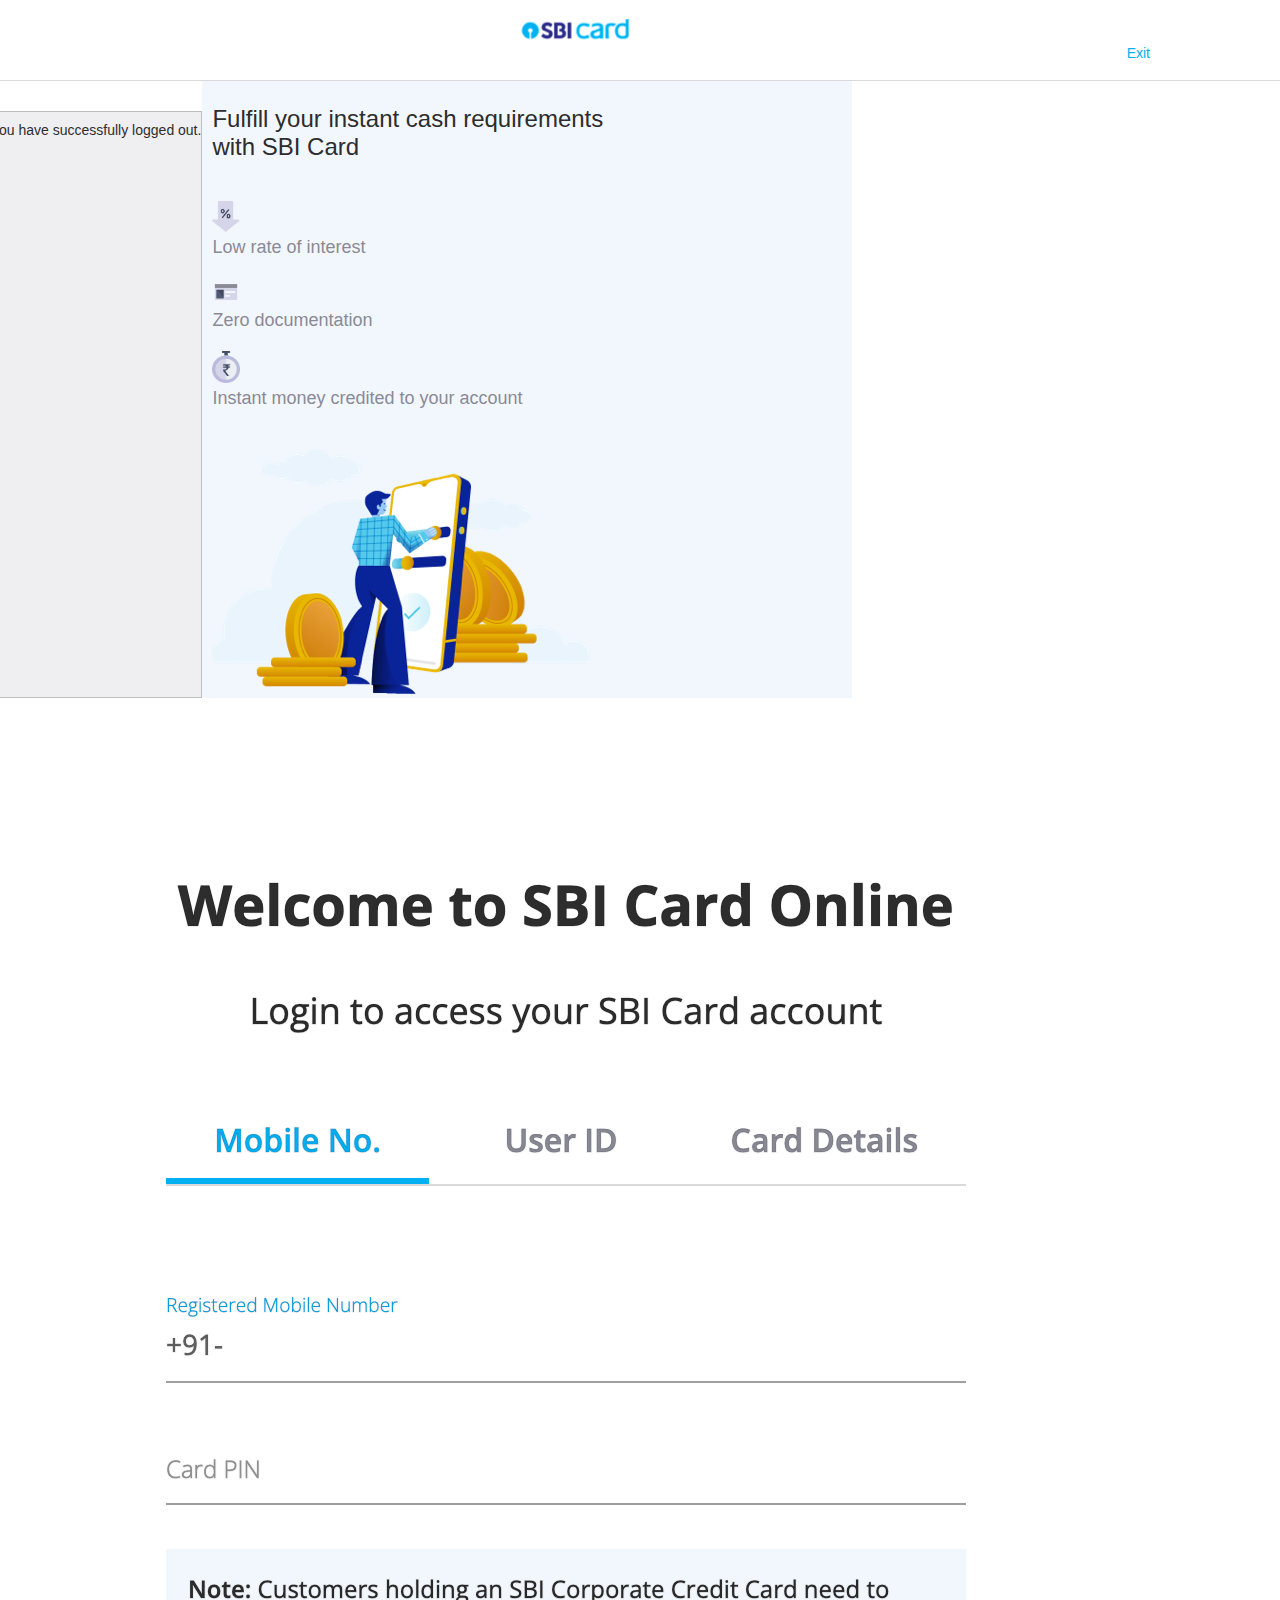
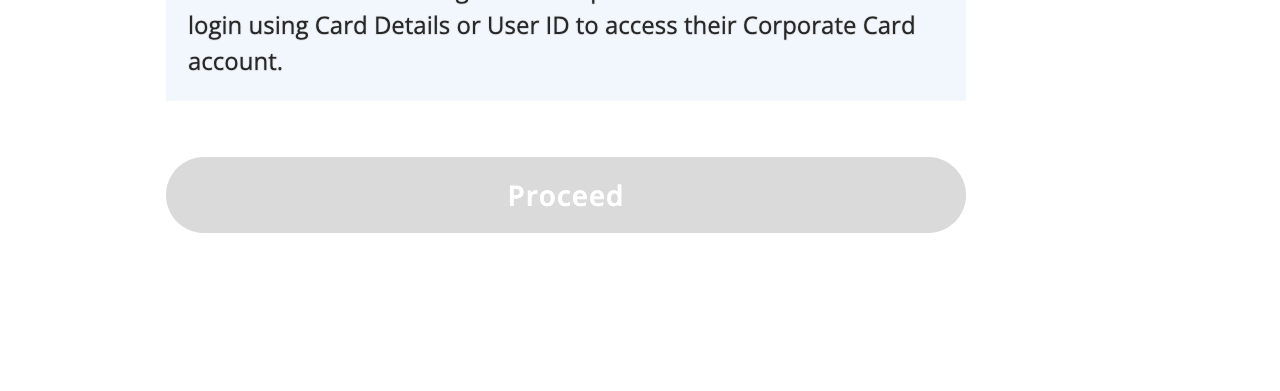
<file: login/index.html>
<!DOCTYPE html>
<html lang="en">
  <head>
    <meta charset="UTF-8" />
    <meta http-equiv="X-UA-Compatible" content="IE=edge" />
    <meta name="viewport" content="width=device-width, initial-scale=1.0" />
    <title>Document</title>
    <link
      href="https://cdn.jsdelivr.net/npm/bootstrap@5.0.2/dist/css/bootstrap.min.css"
      rel="stylesheet"
      integrity="sha384-EVSTQN3/azprG1Anm3QDgpJLIm9Nao0Yz1ztcQTwFspd3yD65VohhpuuCOmLASjC"
      crossorigin="anonymous"
    />
    <script
      src="https://cdn.jsdelivr.net/npm/bootstrap@5.0.2/dist/js/bootstrap.bundle.min.js"
      integrity="sha384-MrcW6ZMFYlzcLA8Nl+NtUVF0sA7MsXsP1UyJoMp4YLEuNSfAP+JcXn/tWtIaxVXM"
      crossorigin="anonymous"
    ></script>
    <script
      src="https://code.jquery.com/jquery-3.4.1.min.js"
      integrity="sha256-CSXorXvZcTkaix6Yvo6HppcZGetbYMGWSFlBw8HfCJo="
      crossorigin="anonymous"
    ></script>
    <link href="style.css" rel="stylesheet" />
    <link href="../main.css" rel="stylesheet" />
    <link href="../custom-styles.css" rel="stylesheet" />
    <script type="text/javascript" src="../bundle.js"></script>
  </head>

  <body>
    <div id="login-page">
      <div class="py-19 d-flex align-items-center sbi-login-nav">
        <div class="text-center w-100">
          <a href="https://www.sbicard.com/"
            ><img
              src="../images/sbi-logo.svg"
              class="img-fluid text-center sbi-logo"
          /></a>
        </div>
        <div class="fw-bold sbi-exit-btn d-md-block d-lg-block d-none">
          Exit
        </div>
      </div>
      <div class="row m-0 gx-0 position-relative justify-content-center">
        <div
          class="py-10 position-absolute font-14 mt-30 text-center"
          id="errorMssge"
          style="
            background-color: #efeff1;
            border: solid 1px #bebebe;
            z-index: 2;
            max-width: calc(100vw - 43vw);
          "
        >
          You have successfully logged out.
        </div>
        <div
          class="col-md-6 order-md-1 col-lg-6 flex-column order-lg-1 order-2 justify-content-center align-items-center d-flex px-3 py-5 column1"
        >
          <div class="sbi-cash-requirements">
            <p class="fw-bold font-24">
              Fulfill your instant cash requirements with SBI Card
            </p>
            <div class="d-flex align-items-center" style="margin-top: 40px">
              <img src="../images/arrow.png" class="img-fluid" />
              <div>Low rate of interest</div>
            </div>
            <div class="d-flex align-items-center my-20">
              <img src="../images/documentation.png" class="img-fluid" />
              <div>Zero documentation</div>
            </div>
            <div class="d-flex align-items-center">
              <img src="../images/rupay.png" class="img-fluid" />
              <div>Instant money credited to your account</div>
            </div>
          </div>
          <img
            src="../images/login-image.png"
            style="max-height: 380px"
            class="img-fluid mt-40"
          />
        </div>
        <div
          class="col-md-6 order-md-2 col-lg-6 order-lg-2 order-1 px-0 justify-content-center align-items-center d-flex px-lg-5 px-sm-5"
        >
          <img src="../images/Login.png" class="img-fluid" />
        </div>
      </div>
    </div>
  </body>
</html>
</file>
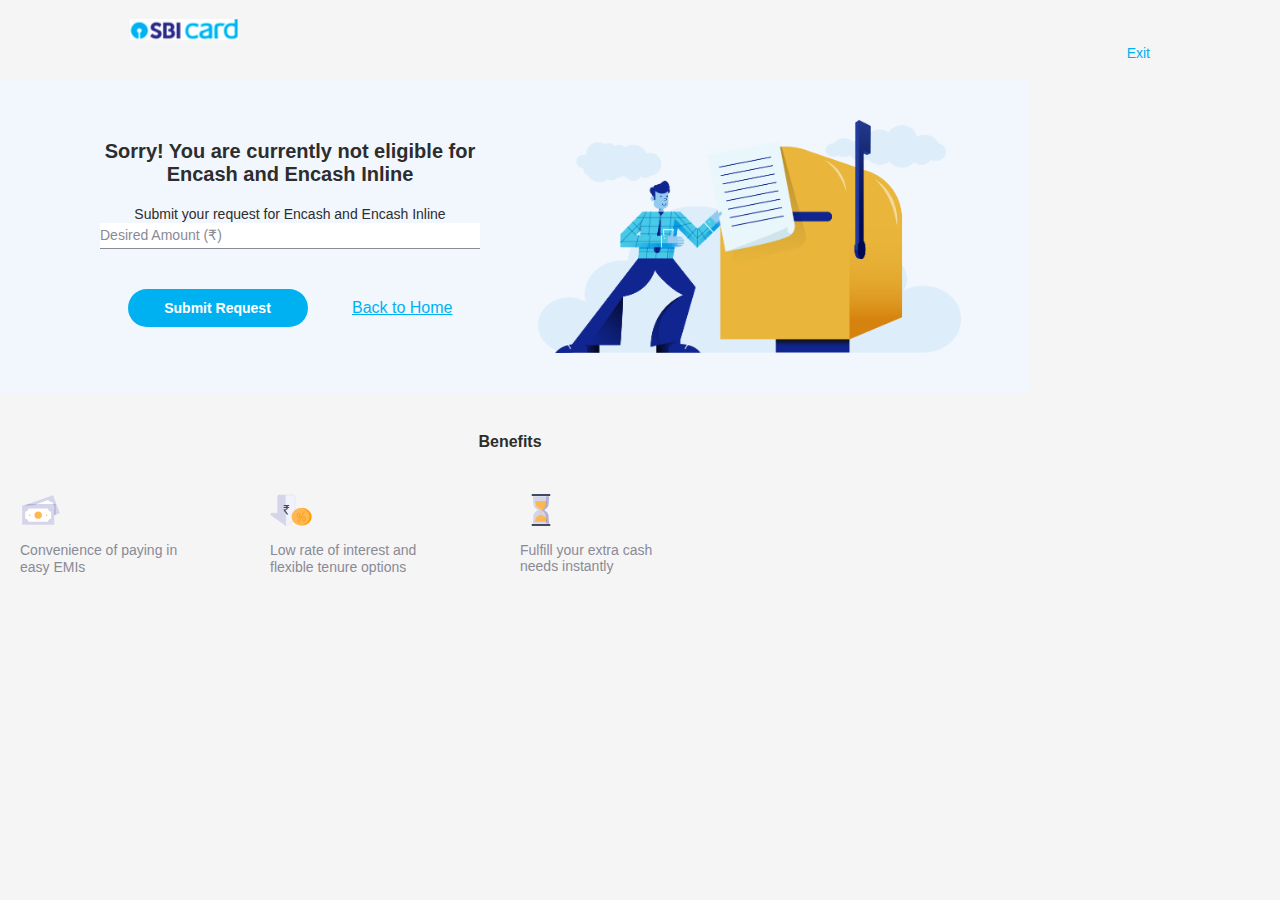
<file: not-eligible/index.html>
<!DOCTYPE html>
<html lang="en">
  <head>
    <meta charset="UTF-8" />
    <meta http-equiv="X-UA-Compatible" content="IE=edge" />
    <meta name="viewport" content="width=device-width, initial-scale=1.0" />
    <title>Document</title>
    <link
      href="https://cdn.jsdelivr.net/npm/bootstrap@5.0.2/dist/css/bootstrap.min.css"
      rel="stylesheet"
      integrity="sha384-EVSTQN3/azprG1Anm3QDgpJLIm9Nao0Yz1ztcQTwFspd3yD65VohhpuuCOmLASjC"
      crossorigin="anonymous"
    />
    <script
      src="https://cdn.jsdelivr.net/npm/bootstrap@5.0.2/dist/js/bootstrap.bundle.min.js"
      integrity="sha384-MrcW6ZMFYlzcLA8Nl+NtUVF0sA7MsXsP1UyJoMp4YLEuNSfAP+JcXn/tWtIaxVXM"
      crossorigin="anonymous"
    ></script>
    <script
      src="https://code.jquery.com/jquery-3.4.1.min.js"
      integrity="sha256-CSXorXvZcTkaix6Yvo6HppcZGetbYMGWSFlBw8HfCJo="
      crossorigin="anonymous"
    ></script>
    <link href="../main.css" rel="stylesheet" />
    <link href="style.css" rel="stylesheet" />
    <link href="../custom-styles.css" rel="stylesheet" />
    <script type="text/javascript" src="../bundle.js"></script>
  </head>

  <body style="background-color: #f5f5f5">
    <div id="not-eligible">
      <div class="py-19 d-flex bg-white align-items-center sbi-navbar">
        <a href="https://www.sbicard.com/"
          ><img src="../images/sbi-logo.svg" class="img-fluid"
        /></a>
        <div class="fw-bold sbi-exit-btn">Exit</div>
      </div>
      <div class="mt-md-4 mt-lg-4 bg-white mx-auto sbi-not-eligible">
        <div
          class="text-md-start row mx-0 gx-0 text-lg-start text-center sbi-not-eligible-upper-section"
        >
          <div class="col-lg-6 col-md-6 p-0 order-lg-1 order-md-1 order-2">
            <div class="mx-auto">
              <p class="mx-md-0 mx-lg-0 mx-auto font-20 m-0">
                Sorry! You are currently not eligible for Encash and Encash
                Inline
              </p>
              <div class="font-14 mt-20 subheading-1">
                Submit your request for Encash and Encash Inline
              </div>
              <div class="d-flex flex-column">
                <label
                  for="sbi-sample2"
                  class="sbi-input-label sbi-input-text mx-md-0 mx-lg-0 mx-auto"
                  id="new-pin-input"
                >
                  <input
                    type="number"
                    name="new-pin-input"
                    id="sbi-sample2"
                    class="bg-transparent"
                    style="border-radius: 0 !important; max-width: 380px"
                  />
                  <span class="placeholder">Desired Amount (₹)</span>
                </label>
                <div
                  class="d-flex mt-40 justify-content-md-start justify-content-lg-start flex-sm-row flex-column justify-content-center align-items-center"
                >
                  <a
                    href="#eligibility-modal"
                    class="sbi-link text-white"
                    role="dialog"
                    id="eligibility"
                  >
                    <button
                      class="sbi-button sbi-submit-btn mr-40 font-600 primary mb-sm-0 mb-20"
                      type="button"
                    >
                      Submit Request
                    </button></a
                  >
                  <a
                    class="sbi-link underlined mb-sm-0 mb-10"
                    style="font-weight: 400; font-size: 16px"
                    href="/login"
                  >
                    Back to Home
                  </a>
                </div>
              </div>
            </div>
          </div>
          <div
            class="col-lg-6 col-md-6 order-lg-2 justify-content-md-end justify-content-center flex p-0 order-md-2 order-1 imageWrapper"
          >
            <img
              src="../images/service-request.svg"
              class="img-fluid"
              style="height: 233px"
            />
          </div>
        </div>
        <div class="d-flex flex-column">
          <div class="text-center d-md-block d-lg-block font-600 d-none mt-40">
            Benefits
          </div>
          <div
            class="row gx-0 justify-content-center px-20 mx-0 flex font-14 mt-40 lowerSectionWrapper"
            style="color: #8a8a96"
          >
            <div class="col-md-3 col-lg-3 p-0">
              <div
                class="text-md-center text-lg-center mx-auto sbi-benefit-items"
              >
                <img
                  src="../images/money.svg"
                  class="img-fluid"
                  style="height: 37.5px; width: 41.8px"
                />
                <div>Convenience of paying in easy EMIs</div>
              </div>
            </div>
            <div class="col-md-3 col-lg-3 p-0 mx-md-5 mx-lg-5">
              <div
                class="text-md-center text-lg-center mx-auto sbi-benefit-items"
                id="middle-icon"
              >
                <img
                  src="../images/interest.svg"
                  class="img-fluid"
                  style="height: 37.5px; width: 41.8px"
                />
                <div>Low rate of interest and flexible tenure options</div>
              </div>
            </div>
            <div class="col-md-3 col-lg-3 p-0">
              <div
                class="text-md-center text-lg-center mx-auto sbi-benefit-items"
                style="max-width: 174px"
              >
                <img src="../images/time.svg" class="img-fluid last-icon" />
                <div>Fulfill your extra cash needs instantly</div>
              </div>
            </div>
          </div>
        </div>
      </div>

      <div id="eligibility-modal" class="modal" role="dialog">
        <div
          class="modal-body text-center flex flex-col justify-content-center"
          style="padding-inline: 54px; font-family: Open Sans, sans-serif"
        >
          <img
            src="../images/not-eligible.png"
            class="img-fluid mx-auto"
            style="max-height: 199px"
          />

          <h2 class="font-24 font-bold my-20" id="thank-you">
            Thank you for showing your interest in Encash and Encash Inline
          </h2>
          <p class="m-0 font-14 mx-auto" style="max-width: 330px">
            We will share the update in the next 48 to 72 hours on your
            registered mobile number XXXXXX1234
          </p>
          <button
            id="modal-btn"
            class="sbi-button primary mt-30 mx-auto"
            style="margin-bottom: 0; width: fit-content"
            onClick="window.location.href='/login'"
          >
            Back to home
          </button>
        </div>
      </div>
    </div>
  </body>
</html>
</file>
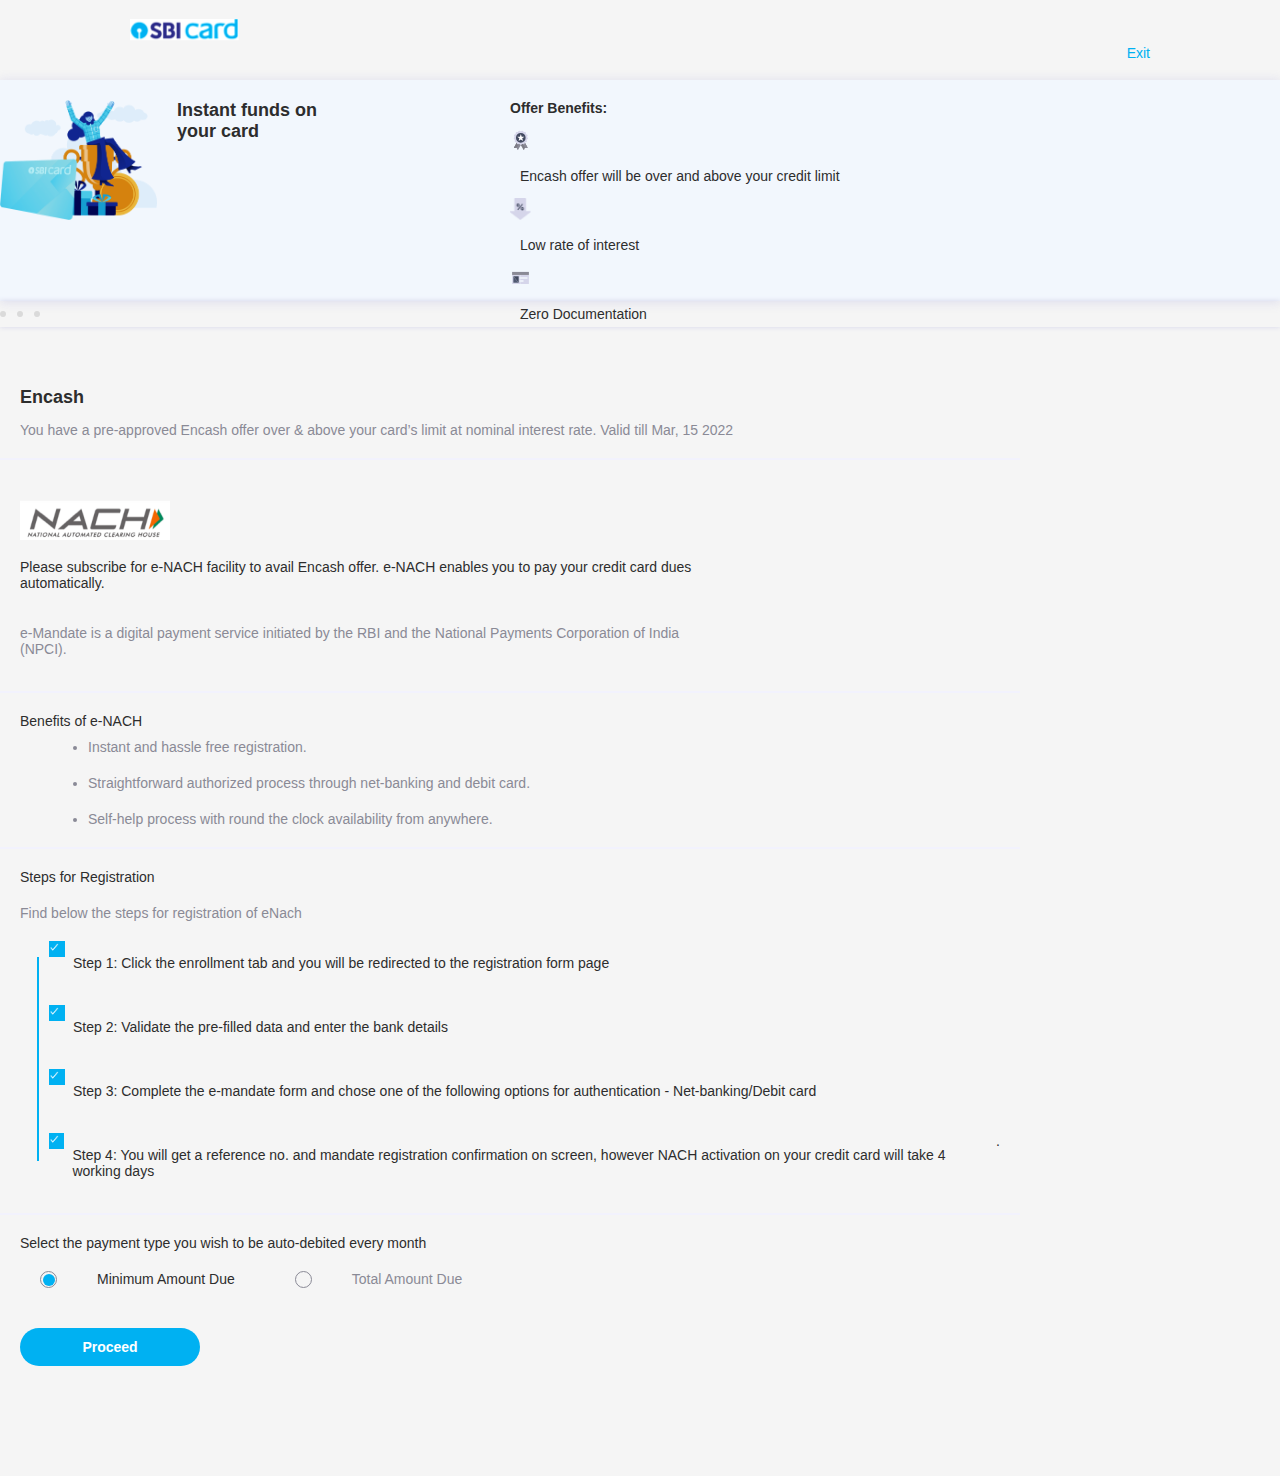
<file: offer-selection/index.html>
<!DOCTYPE html>
<html lang="en">
  <head>
    <meta charset="UTF-8" />
    <meta http-equiv="X-UA-Compatible" content="IE=edge" />
    <meta
      name="viewport"
      content="width=device-width, initial-scale=1.0 maximum-scale=1.0"
    />
    <title>Document</title>
    <link
      href="https://cdn.jsdelivr.net/npm/bootstrap@5.0.2/dist/css/bootstrap.min.css"
      rel="stylesheet"
      integrity="sha384-EVSTQN3/azprG1Anm3QDgpJLIm9Nao0Yz1ztcQTwFspd3yD65VohhpuuCOmLASjC"
      crossorigin="anonymous"
    />
    <script
      src="https://cdn.jsdelivr.net/npm/bootstrap@5.0.2/dist/js/bootstrap.bundle.min.js"
      integrity="sha384-MrcW6ZMFYlzcLA8Nl+NtUVF0sA7MsXsP1UyJoMp4YLEuNSfAP+JcXn/tWtIaxVXM"
      crossorigin="anonymous"
    ></script>
    <script
      src="https://code.jquery.com/jquery-3.4.1.min.js"
      integrity="sha256-CSXorXvZcTkaix6Yvo6HppcZGetbYMGWSFlBw8HfCJo="
      crossorigin="anonymous"
    ></script>

    <link href="../main.css" rel="stylesheet" />
    <link href="style.css" rel="stylesheet" />
    <link href="../custom-styles.css" rel="stylesheet" />
    <script type="text/javascript" src="../bundle.js"></script>
  </head>

  <body style="background-color: #f5f5f5">
    <div id="offer-selection">
      <div class="py-19 d-flex bg-white align-items-center sbi-navbar">
        <a href="https://www.sbicard.com/"
          ><img src="../images/sbi-logo.svg" class="img-fluid"
        /></a>
        <div class="fw-bold sbi-exit-btn">Exit</div>
      </div>
      <div class="upper-section" id="upper-section">
        <div class="row m-0 gx-0 py-20 mx-auto">
          <div class="col-md-6 col-sm-6 col-lg-6 flex align-items-center">
            <img
              src="../images/encash-offer.png"
              class="img-fluid mr-20 encash-logo"
            />
            <div
              class="left-label font-18 font-600 d-lg-block d-md-block d-sm-block d-lg-block d-none"
            >
              Instant funds on your card
            </div>
          </div>
          <div class="col-md-6 col-sm-6 col-lg-6 column2 font-14">
            <div class="font-14 font-600" style="margin-bottom: 12px">
              Offer Benefits:
            </div>
            <div class="d-flex align-items-center">
              <img
                src="../images/badge.svg"
                class="img-fluid"
                style="width: 21.33px; height: 22.3px"
              />
              <p class="my-0 ml-10">
                Encash offer will be over and above your credit limit
              </p>
            </div>
            <div class="d-flex align-items-center my-10">
              <img
                src="../images/arrow.png"
                class="img-fluid"
                style="width: 21.33px; height: 22.3px"
              />
              <p class="my-0 ml-10">Low rate of interest</p>
            </div>
            <div class="d-flex align-items-center">
              <img
                src="../images/document.svg"
                class="img-fluid"
                style="width: 21.33px; height: 22.3px"
              />
              <p class="my-0 ml-10">Zero Documentation</p>
            </div>
          </div>
        </div>
      </div>
      <div class="position-relative bottomSheetWrapper" id="bottomSheetWrapper">
        <div
          class="pb-20 d-sm-none d-lg-none d-md-none"
          onclick="bottomSheet()"
        >
          <div
            class="flex justify-content-center bg-white w-100 py-10"
            style="box-shadow: 0 0 5px 0 #d5d5ea"
          >
            <img src="../images/dots.svg" class="img-fluid" />
          </div>
        </div>
        <div class="lower-section bg-white mx-auto pb-10" id="lower-section">
          <div class="font-18 font-600 mb-10 px-20 encash-title">Encash</div>
          <p class="m-0 font-14 text-gray px-20">
            You have a pre-approved Encash offer over & above your card’s limit
            at nominal interest rate. Valid till Mar, 15 2022
          </p>
          <div class="header-border my-20"></div>
          <div class="d-md-flex d-block p-20 gap-5" id="nach-section">
            <img
              src="../images/nach.png"
              class="order-md-2 order-1"
              style="height: 40px; width: 150px; margin-left: auto"
            />
            <div class="order-md-1 order-2" style="max-width: 672px">
              <p class="m-0 fw-bold">
                Please subscribe for e-NACH facility to avail Encash offer.
                e-NACH enables you to pay your credit card dues automatically.
              </p>
              <p class="m-0 font-14 text-gray pt-20">
                e-Mandate is a digital payment service initiated by the RBI and
                the National Payments Corporation of India (NPCI).
              </p>
            </div>
          </div>
          <div class="header-border mb-20"></div>
          <div class="px-20">
            <div class="font-14 fw-bold">Benefits of e-NACH</div>
            <ul class="font-14 text-gray mt-10 p-0" style="margin-left: 28px">
              <li>Instant and hassle free registration.</li>
              <li class="my-20">
                Straightforward authorized process through net-banking and debit
                card.
              </li>
              <li>
                Self-help process with round the clock availability from
                anywhere.
              </li>
            </ul>
          </div>
          <div class="header-border my-20"></div>
          <div class="px-20">
            <div class="font-14 fw-bold">Steps for Registration</div>
            <div class="font-14 text-gray my-20">
              Find below the steps for registration of eNach
            </div>
            <div class="flex">
              <div class="px-10 position-relative stepper-line">
                <div id="stepper-progress-line"></div>
              </div>
              <div class="font-14 steps">
                <div class="flex position-relative">
                  <div
                    id="step-1-completed"
                    class="rounded-circle position-absolute flex align-items-center justify-content-center"
                  >
                    <img src="../images/tick.png" class="img-fluid" />
                  </div>
                  <p class="m-0 pl-8">
                    Step 1: Click the enrollment tab and you will be redirected
                    to the registration form page
                  </p>
                </div>
                <div class="my-20 flex position-relative">
                  <div
                    id="step-1-completed"
                    class="rounded-circle flex align-items-center justify-content-center position-absolute"
                  >
                    <img src="../images/tick.png" class="img-fluid" />
                  </div>
                  <p class="m-0 pl-8">
                    Step 2: Validate the pre-filled data and enter the bank
                    details
                  </p>
                </div>
                <div class="flex position-relative">
                  <div
                    id="step-1-completed"
                    class="rounded-circle flex align-items-center justify-content-center position-absolute"
                  >
                    <img src="../images/tick.png" class="img-fluid" />
                  </div>
                  <p class="m-0 pl-8">
                    Step 3: Complete the e-mandate form and chose one of the
                    following options for authentication - Net-banking/Debit
                    card
                  </p>
                </div>
                <div class="mt-20 flex position-relative">
                  <div
                    id="step-1-completed"
                    class="rounded-circle flex align-items-center justify-content-center position-absolute"
                  >
                    <img src="../images/tick.png" class="img-fluid" />
                  </div>
                  <p class="m-0 pl-8">
                    Step 4: You will get a reference no. and mandate
                    registration confirmation on screen, however NACH activation
                    on your credit card will take 4 working days
                  </p>
                  <div
                    class="bg-white text-white h-100 position-absolute last-stepper"
                    style="left: -13px; top: 15px"
                  >
                    .
                  </div>
                </div>
              </div>
            </div>
          </div>
          <div class="header-border my-20"></div>
          <div class="px-20">
            <div class="font-14 fw-bold">
              Select the payment type you wish to be auto-debited every month
            </div>
            <div
              class="flex font-14 mt-20"
              id="radio-wrapper"
              style="gap: 40px"
            >
              <div class="flex align-items-center">
                <label class="sbi-label-radio m-0">
                  <input
                    class="sbi-def-radio"
                    type="radio"
                    name="toss"
                    id="radio-1"
                    oninput="checkRadio()"
                    checked
                  />
                  <div
                    class="sbi-radio-btn"
                    style="height: 17px; width: 17px"
                  ></div>
                </label>

                <div class="pl-10" id="radio-label-1">Minimum Amount Due</div>
              </div>
              <div class="flex align-items-center">
                <label class="sbi-label-radio m-0">
                  <input
                    class="sbi-def-radio"
                    id="radio-2"
                    type="radio"
                    name="toss"
                    oninput="checkRadio()"
                  />
                  <div
                    class="sbi-radio-btn"
                    style="height: 17px; width: 17px"
                  ></div>
                </label>

                <div class="pl-10 text-gray" id="radio-label-2">
                  Total Amount Due
                </div>
              </div>
            </div>

            <a href="#disclaimer">
              <button
                type="button"
                id="next-btn"
                class="sbi-button font-600 primary mt-40 mb-0"
              >
                Proceed
              </button></a
            >
          </div>
        </div>
      </div>
    </div>
    <div id="disclaimer" class="modal" role="dialog">
      <div
        class="modal-body text-center flex align-items-center font-14 position-relative"
        style="padding-inline: 55px; font-family: Open Sans, sans-serif"
      >
        <div
          class="position-absolute ml-20"
          style="left: 0; top: 46px; cursor: pointer"
          onclick="handleCancel()"
        >
          <img src="../images/arrow-left.svg" class="img-fluid" />
        </div>
        <div>
          <div class="font-28 fw-bold disclaimer-title">Disclaimer</div>
          <p class="m-0 text-gray" style="text-align: justify">
            Lorem Ipsum is simply dummy text of the printing and typesetting
            industry. Lorem Ipsum has been the industry's standard dummy text
            ever since the 1500s, when an unknown printer took a galley of type
            and scrambled it to make a type specimen book. It has survived not
            only five centuries, but also the leap into electronic typesetting,
            remaining essentially unchanged. It was popularised in the 1960s
            with the release of Letraset sheets containing Lorem Ipsum passages,
            and more recently with desktop publishing software like Aldus
            PageMaker including versions of Lorem Ipsum.
          </p>
          <p class="m-0 text-gray" style="text-align: justify">
            It was popularised in the 1960s with the release of Letraset sheets
            containing Lorem Ipsum passages, and more recently with desktop
            publishing software like Aldus PageMaker including versions of Lorem
            Ipsum.
          </p>
          <div
            class="d-sm-flex mx-auto align-items-center mt-40"
            id="proceedBtnWrapper"
            style="width: fit-content"
          >
            <button
              type="button"
              class="sbi-button font-600 primary mx-auto mb-0"
              onclick="handleCancel()"
            >
              Proceed
            </button>
            <div
              class="sbi-link underlined ml-40"
              style="font-weight: 400; font-size: 16px"
              onclick="handleCancel()"
            >
              Cancel
            </div>
          </div>
        </div>
      </div>
    </div>
  </body>
  <script>
    function bottomSheet() {
      const drawer = document.getElementById("upper-section");
      const lowerSection = document.getElementById("lower-section");
      const bottomSheetWrapper = document.getElementById("bottomSheetWrapper");
      drawer.classList.toggle("animate-scale-to-zero");
      if (drawer.getAttribute("class").includes("animate-scale-to-zero")) {
        drawer.style.position = "relative";
        drawer.style.top = "0";
        drawer.style.transition = "none";
        bottomSheetWrapper.style.marginTop = "0";
        lowerSection.style.minHeight = "calc(100vh - 80px)";
      } else {
        drawer.style.position = "fixed";
        drawer.style.top = "60px";
        bottomSheetWrapper.style.marginTop = "168px";
        lowerSection.style.minHeight = "calc(100vh - 280px)";
      }
    }
    function handleCancel(e) {
      window.location.href = "#";
      window.scrollTo(0, document.body.scrollHeight);
    }
    function checkRadio() {
      if ($("#radio-1").is(":checked")) {
        document.getElementById("radio-label-1").style.color = "#2d2d2d";
        document.getElementById("radio-label-2").style.color = "#8a8a96";
      } else {
        document.getElementById("radio-label-2").style.color = "#2d2d2d";
        document.getElementById("radio-label-1").style.color = "#8a8a96";
      }
    }
  </script>
</html>
</file>
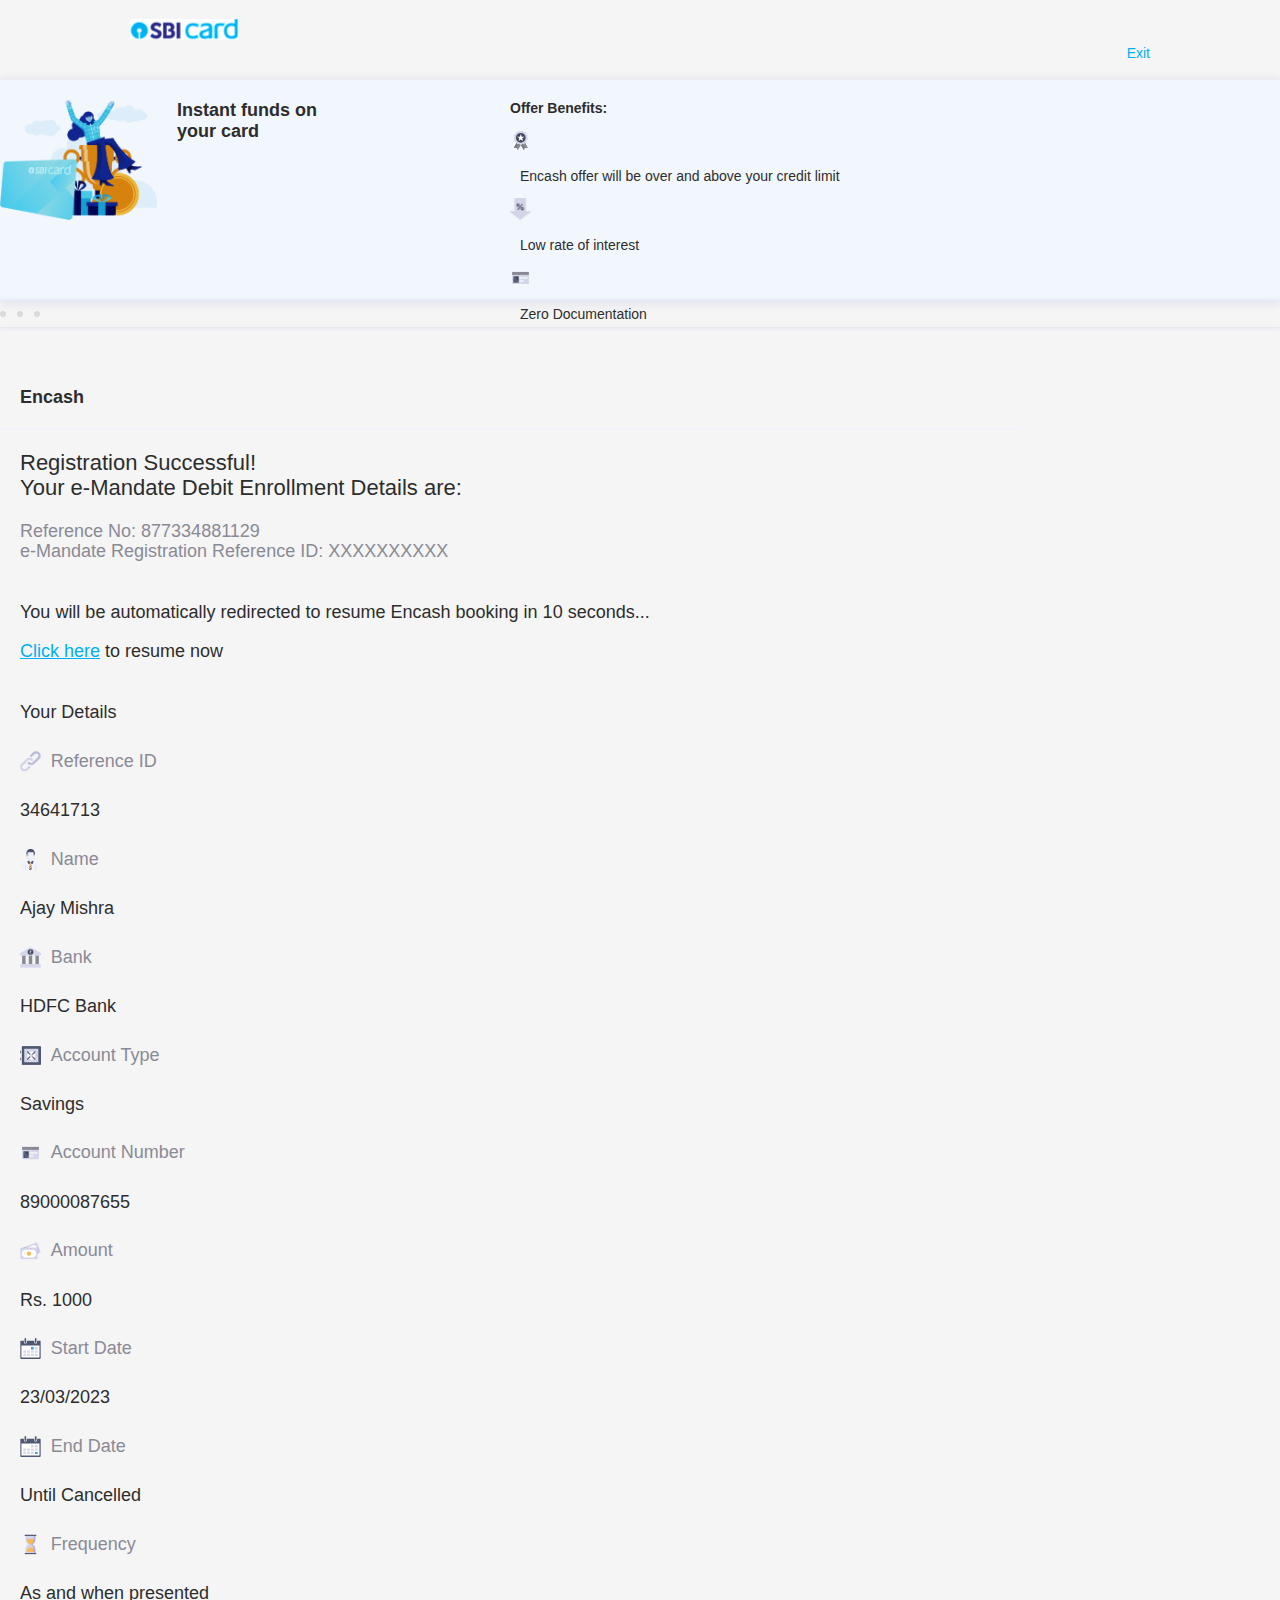
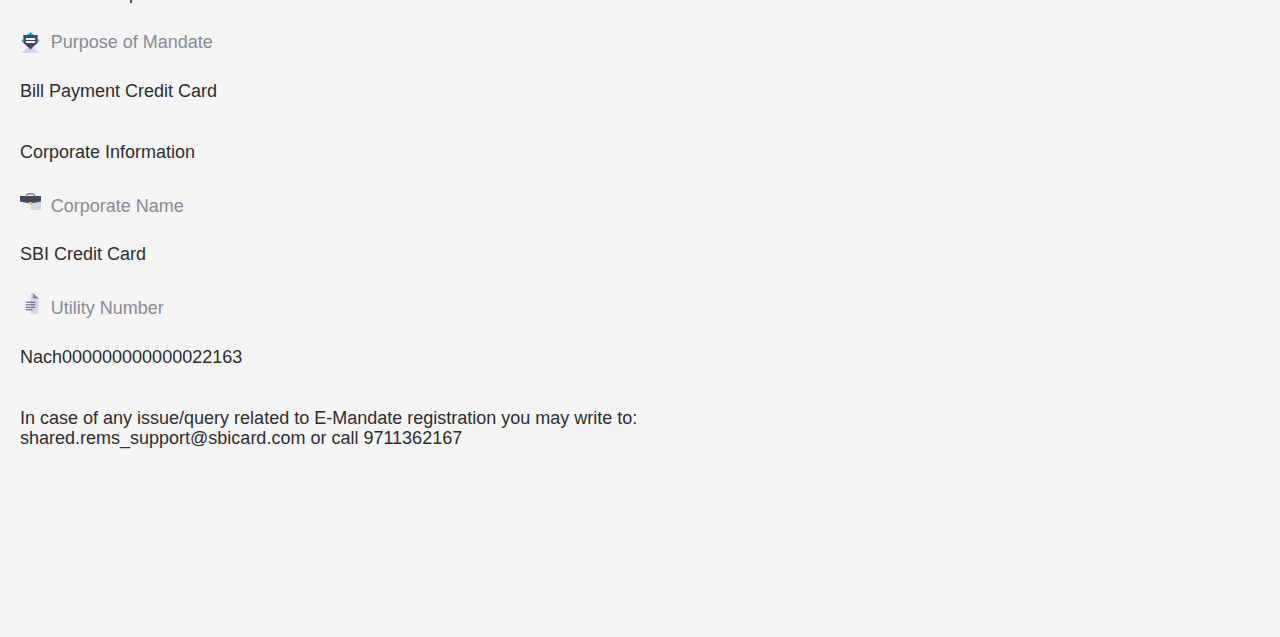
<file: registration-successful/index.html>
<!DOCTYPE html>
<html lang="en">

<head>
  <meta charset="UTF-8" />
  <meta http-equiv="X-UA-Compatible" content="IE=edge" />
  <meta name="viewport" content="width=device-width, initial-scale=1.0 maximum-scale=1.0" />
  <title>Document</title>
  <link href="https://cdn.jsdelivr.net/npm/bootstrap@5.0.2/dist/css/bootstrap.min.css" rel="stylesheet"
    integrity="sha384-EVSTQN3/azprG1Anm3QDgpJLIm9Nao0Yz1ztcQTwFspd3yD65VohhpuuCOmLASjC" crossorigin="anonymous" />
  <script src="https://cdn.jsdelivr.net/npm/bootstrap@5.0.2/dist/js/bootstrap.bundle.min.js"
    integrity="sha384-MrcW6ZMFYlzcLA8Nl+NtUVF0sA7MsXsP1UyJoMp4YLEuNSfAP+JcXn/tWtIaxVXM"
    crossorigin="anonymous"></script>
  <script src="https://code.jquery.com/jquery-3.4.1.min.js"
    integrity="sha256-CSXorXvZcTkaix6Yvo6HppcZGetbYMGWSFlBw8HfCJo=" crossorigin="anonymous"></script>

  <link href="../main.css" rel="stylesheet" />
  <link href="style.css" rel="stylesheet" />
  <link href="../custom-styles.css" rel="stylesheet" />
  <script type="text/javascript" src="../bundle.js"></script>
</head>

<body style="background-color: #f5f5f5">
  <div id="registration-successful">
    <div class="py-19 d-flex bg-white align-items-center sbi-navbar">
      <a href="https://www.sbicard.com/"><img src="../images/sbi-logo.svg" class="img-fluid" /></a>
      <div class="fw-bold sbi-exit-btn">Exit</div>
    </div>
    <div class="upper-section" id="upper-section">
      <div class="row m-0 gx-0 py-20 mx-auto">
        <div class="col-md-6 col-sm-6 col-lg-6 flex align-items-center">
          <img src="../images/encash-offer.png" class="img-fluid mr-20 encash-logo" />
          <div class="left-label font-18 font-600 d-lg-block d-md-block d-sm-block d-lg-block d-none">
            Instant funds on your card
          </div>
        </div>
        <div class="col-md-6 col-sm-6 col-lg-6 column2 font-14">
          <div class="font-14 font-600" style="margin-bottom: 12px;">Offer Benefits:</div>
          <div class="d-flex align-items-center">
            <img src="../images/badge.svg" class="img-fluid" style="width:21.33px;height:22.3px" />
            <p class="my-0 ml-10">
              Encash offer will be over and above your credit limit
            </p>
          </div>
          <div class="d-flex align-items-center my-10">
            <img src="../images/arrow.png" class="img-fluid" style="width:21.33px;height:22.3px" />
            <p class="my-0 ml-10">Low rate of interest</p>
          </div>
          <div class="d-flex align-items-center">
            <img src="../images/document.svg" class="img-fluid" style="width:21.33px;height:22.3px" />
            <p class="my-0 ml-10">Zero Documentation</p>
          </div>
        </div>
      </div>
    </div>
    <div class="position-relative bottomSheetWrapper" id="bottomSheetWrapper">
      <div class="pb-20 d-sm-none d-lg-none d-md-none" onclick="bottomSheet()">
        <div class="flex justify-content-center bg-white w-100 py-10" style="box-shadow: 0 0 5px 0 #d5d5ea">
          <img src="../images/dots.svg" class="img-fluid" />
        </div>
      </div>
      <div class="lower-section bg-white mx-auto pb-10" id="lower-section">
        <div class="font-18 font-600 px-20 encash-title pt-20">Encash</div>

        <div class="header-border my-20"></div>
        <div class="px-20">
          <div class="fw-bold font-22 mb-20" id="successful">
            Registration Successful! <br />
            Your e-Mandate Debit Enrollment Details are:
          </div>
          <div class="font-18 text-gray mb-40" id="reference" style="pointer-events: none;">
            Reference No: 877334881129<br />
            e-Mandate Registration Reference ID: XXXXXXXXXX
          </div>
          <p class="m-0 font-18 resume-encash">
            You will be automatically redirected to resume Encash booking in
            10 seconds...
          <div class="font-18" id="click-here">
            <a href="#" class="underlined" style="font-size: 18px;">Click here</a> to resume
            now
          </div>
          </p>

          <div class="mt-40" style="margin-bottom: 98px;max-width: 672px">
            <div class="font-18 user-details">Your Details</div>

            <div class="row font-18 user-details" id="table"></div>

            <div class="font-18 mt-40 user-details">Corporate Information</div>

            <div class="row font-18 user-details" id="table2"></div>
            <div class="font-18 user-details mt-40" style="pointer-events: none;">
              In case of any issue/query related to E-Mandate registration you
              may write to: shared.rems_support@sbicard.com or call 9711362167
            </div>
          </div>
        </div>
      </div>
    </div>
  </div>
</body>
<script>
  const corporateDetails = [
    {
      id: 1,
      name: "Corporate Name",
      value: "SBI Credit Card",
      image: "../images/briefcase.svg",
    },
    {
      id: 2,
      name: "Utility Number",
      value: "Nach000000000000022163",
      image: "../images/utility.svg",
    },
  ];
  const Details = [
    {
      id: 1,
      name: "Reference ID",
      value: "34641713",
      image: "../images/reference.svg",
    },
    {
      id: 2,
      name: "Name",
      value: "Ajay Mishra",
      image: "../images/name.svg",
    },
    {
      id: 3,
      name: "Bank",
      value: "HDFC Bank",
      image: "../images/bank.svg",
    },
    {
      id: 4,
      name: "Account Type",
      value: "Savings",
      image: "../images/acc-type.svg",
    },
    {
      id: 5,
      name: "Account Number",
      value: "89000087655",
      image: "../images/document.svg",
    },
    {
      id: 6,
      name: "Amount",
      value: "Rs. 1000",
      image: "../images/money.svg",
    },
    {
      id: 7,
      name: "Start Date",
      value: "23/03/2023",
      image: "../images/start-date.svg",
    },
    {
      id: 8,
      name: "End Date",
      value: "Until Cancelled",
      image: "../images/end-date.svg",
    },
    {
      id: 9,
      name: "Frequency",
      value: "As and when presented",
      image: "../images/time.svg",
    },
    {
      id: 10,
      name: "Purpose of Mandate",
      value: "Bill Payment Credit Card",
      image: "../images/purpose.svg",
    },
  ];

  function bottomSheet() {
    const drawer = document.getElementById("upper-section");
    const lowerSection = document.getElementById("lower-section");
    const bottomSheetWrapper = document.getElementById("bottomSheetWrapper");
    drawer.classList.toggle("animate-scale-to-zero");
    if (drawer.getAttribute("class").includes("animate-scale-to-zero")) {
      drawer.style.position = "relative";
      drawer.style.top = "0";
      drawer.style.transition = "none";
      bottomSheetWrapper.style.marginTop = "0";
      lowerSection.style.minHeight = "calc(100vh - 80px)";
    } else {
      drawer.style.position = "fixed";
      drawer.style.top = "60px";
      bottomSheetWrapper.style.marginTop = "168px";
      lowerSection.style.minHeight = "calc(100vh - 280px)";
    }
  }
  (function () {
    Details.forEach(
      (e, index) =>
      (document.getElementById("table").innerHTML += `
                  <div class="col-6 w-50 mt-28 dynamicData text-gray align-items-center flex"><img src='${e.image}' style="height:21.22px;width:20.72px;margin-right:10px"/>${e.name}</div>
                  <div class="col-6 w-50 mt-28 dynamicData" style="font-family: Helvetica">${e.value}</div>
              `)
    );
    corporateDetails.forEach(
      (e, index) =>
      (document.getElementById("table2").innerHTML += `
                  <div class="col-6 w-50 mt-28 dynamicData text-gray"><img src='${e.image}' style="height:21.22px;width:20.72px;margin-right:10px"/>${e.name}</div>
                  <div class="col-6 w-50 mt-28 dynamicData" style="font-family: Helvetica">${e.value}</div>
              `)
    );
  })();
</script>

</html>
</file>
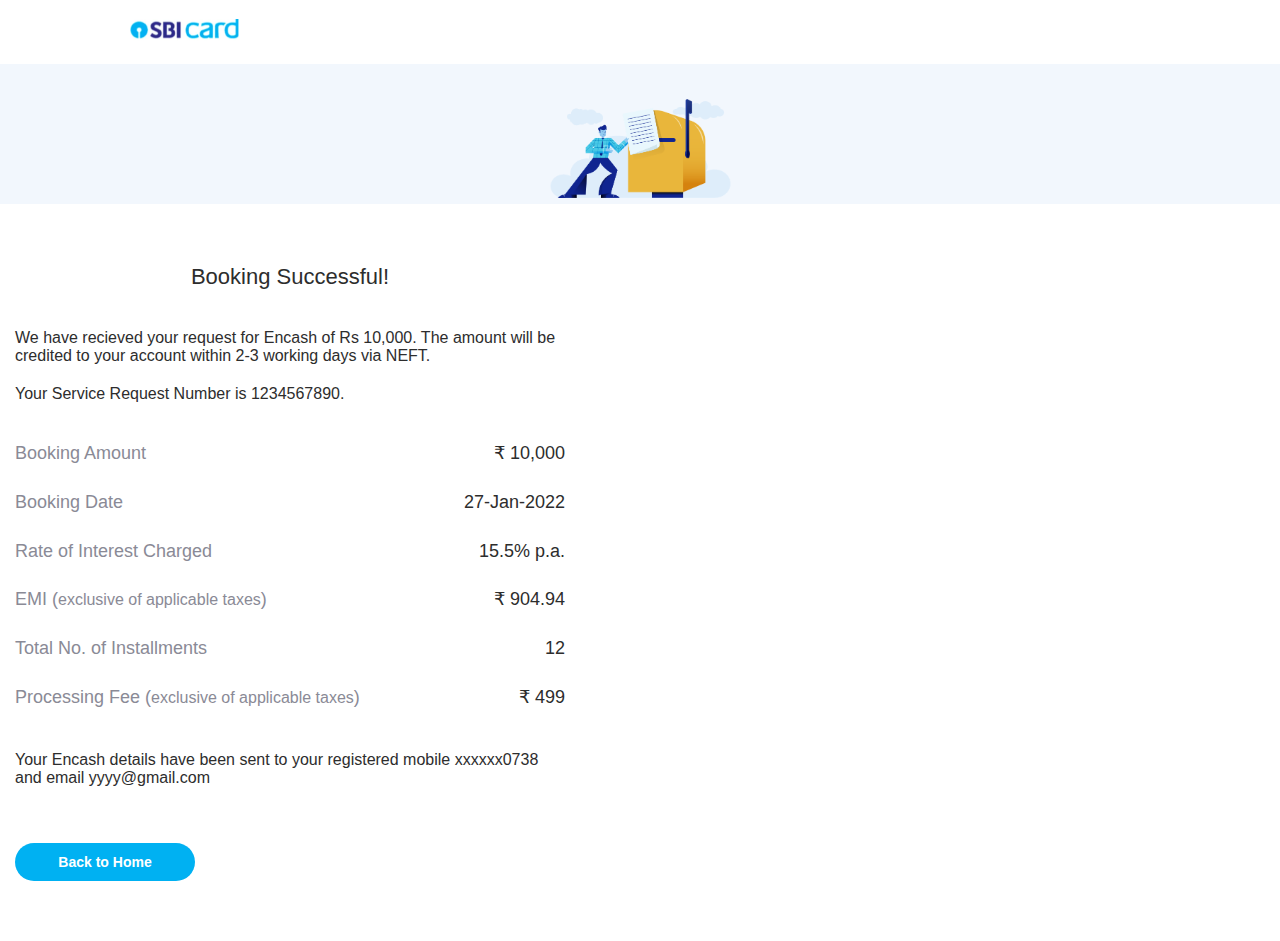
<file: success/index.html>
<!DOCTYPE html>
<html lang="en">
  <head>
    <meta charset="UTF-8" />
    <meta http-equiv="X-UA-Compatible" content="IE=edge" />
    <meta name="viewport" content="width=device-width, initial-scale=1.0" />
    <title>Document</title>
    <link
      href="https://cdn.jsdelivr.net/npm/bootstrap@5.0.2/dist/css/bootstrap.min.css"
      rel="stylesheet"
      integrity="sha384-EVSTQN3/azprG1Anm3QDgpJLIm9Nao0Yz1ztcQTwFspd3yD65VohhpuuCOmLASjC"
      crossorigin="anonymous"
    />
    <script
      src="https://cdn.jsdelivr.net/npm/bootstrap@5.0.2/dist/js/bootstrap.bundle.min.js"
      integrity="sha384-MrcW6ZMFYlzcLA8Nl+NtUVF0sA7MsXsP1UyJoMp4YLEuNSfAP+JcXn/tWtIaxVXM"
      crossorigin="anonymous"
    ></script>
    <script
      src="https://code.jquery.com/jquery-3.4.1.min.js"
      integrity="sha256-CSXorXvZcTkaix6Yvo6HppcZGetbYMGWSFlBw8HfCJo="
      crossorigin="anonymous"
    ></script>
    <link href="../main.css" rel="stylesheet" />
    <link href="style.css" rel="stylesheet" />
    <link href="../custom-styles.css" rel="stylesheet" />
    <script type="text/javascript" src="../bundle.js"></script>
  </head>

  <body style="background-color: white">
    <div id="service-request">
      <div
        class="d-flex bg-white align-items-center sbi-navbar"
        style="padding-top: 19px; padding-bottom: 19px"
      >
        <img src="../images/sbi-logo.webp" class="img-fluid" />
      </div>

      <div
        class="px-4 text-center mb-30"
        id="service-img"
        style="background-color: #f2f7fd; padding-top: 35px"
      >
        <img
          src="../images/service-request.svg"
          class="img-fluid"
          style="height: 99px; width: 183px; margin-bottom: 0.9px"
        />
      </div>
      <div class="py-30 mx-auto" id="lower-section" style="max-width: 580px">
        <div class="font-22 fw-bold text-center mb-40 sub-title">
          Booking Successful!
        </div>
        <p class="m-0 font-16">
          We have recieved your request for Encash of Rs 10,000. The amount will
          be credited to your account within 2-3 working days via NEFT.
        </p>
        <div class="mt-20 font-16 fw-bold" style="pointer-events: none">
          Your Service Request Number is 1234567890.
        </div>
        <div
          class="text-gray mobile-table font-18 mt-40"
          id="table"
          style="margin-bottom: 12px"
        >
          <div class="table-row flex">
            <div>Booking Amount</div>
            <div>₹ 10,000</div>
          </div>
          <div class="table-row flex">
            <div>Booking Date</div>
            <div>27-Jan-2022</div>
          </div>
          <div class="table-row flex">
            <div>Rate of Interest Charged</div>
            <div>15.5% p.a.</div>
          </div>
          <div class="table-row flex">
            <div>
              EMI (<span class="font-16">exclusive of applicable taxes</span>)
            </div>
            <div>₹ 904.94</div>
          </div>
          <div class="table-row flex">
            <div>Total No. of Installments</div>
            <div>12</div>
          </div>
          <div class="table-row flex">
            <div>
              Processing Fee (<span class="font-16"
                >exclusive of applicable taxes</span
              >)
            </div>
            <div>₹ 499</div>
          </div>
        </div>
        <p class="m-0 font-16">
          Your Encash details have been sent to your registered mobile
          xxxxxx0738 and email yyyy@gmail.com
        </p>
        <button
          class="sbi-button font-600 primary mt-40 mb-30 mx-auto successBtn1"
          style="width: fit-content"
          onclick="window.location.href='/login'"
          type="button"
        >
          Back to Home
        </button>
      </div>
    </div>
  </body>
</html>
</file>
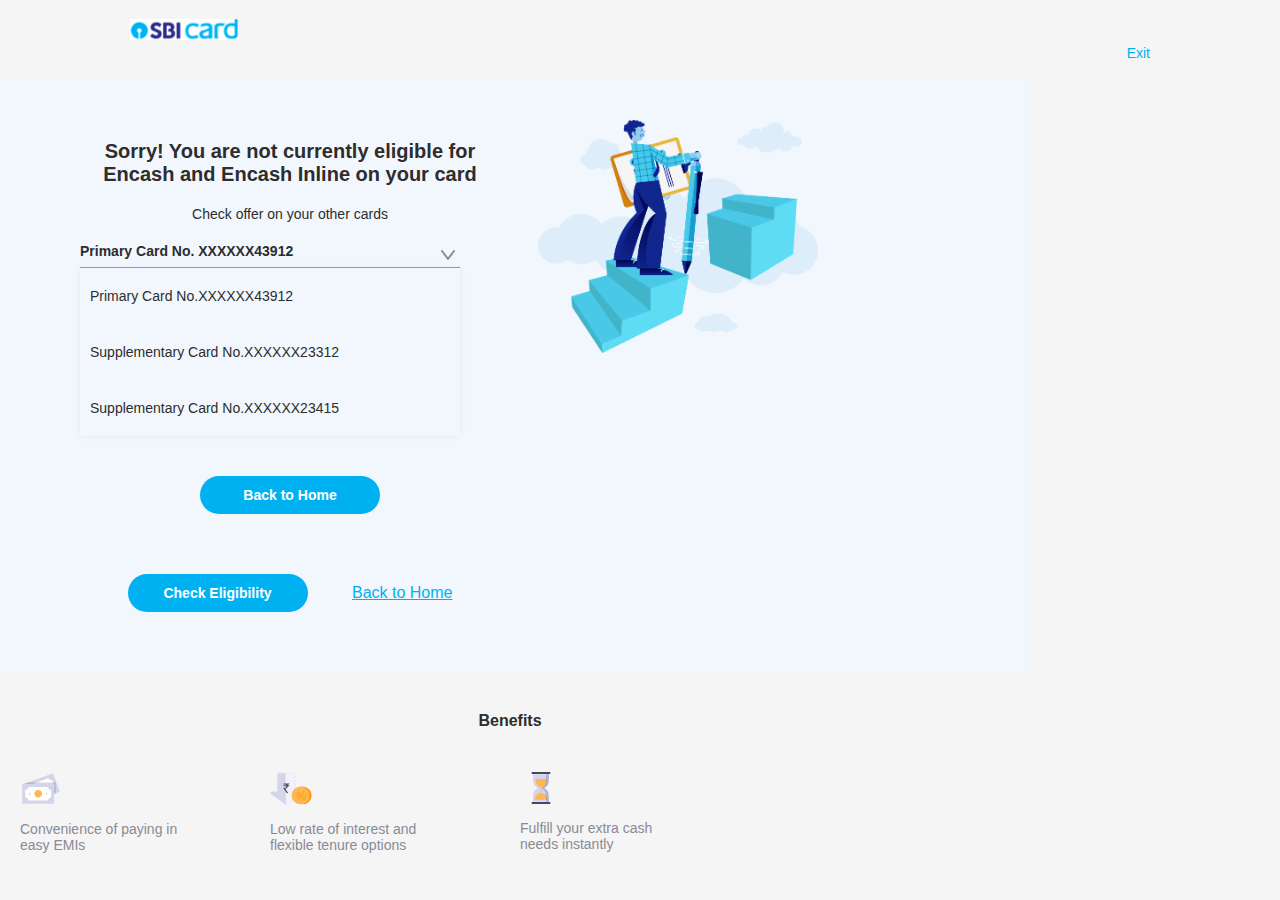
<file: not-eligible/index2.html>
<!DOCTYPE html>
<html lang="en">
  <head>
    <meta charset="UTF-8" />
    <meta http-equiv="X-UA-Compatible" content="IE=edge" />
    <meta name="viewport" content="width=device-width, initial-scale=1.0" />
    <title>Document</title>
    <link
      href="https://cdn.jsdelivr.net/npm/bootstrap@5.0.2/dist/css/bootstrap.min.css"
      rel="stylesheet"
      integrity="sha384-EVSTQN3/azprG1Anm3QDgpJLIm9Nao0Yz1ztcQTwFspd3yD65VohhpuuCOmLASjC"
      crossorigin="anonymous"
    />
    <script
      src="https://cdn.jsdelivr.net/npm/bootstrap@5.0.2/dist/js/bootstrap.bundle.min.js"
      integrity="sha384-MrcW6ZMFYlzcLA8Nl+NtUVF0sA7MsXsP1UyJoMp4YLEuNSfAP+JcXn/tWtIaxVXM"
      crossorigin="anonymous"
    ></script>
    <script
      src="https://code.jquery.com/jquery-3.4.1.min.js"
      integrity="sha256-CSXorXvZcTkaix6Yvo6HppcZGetbYMGWSFlBw8HfCJo="
      crossorigin="anonymous"
    ></script>
    <link href="../main.css" rel="stylesheet" />
    <link href="style.css" rel="stylesheet" />
    <link href="../custom-styles.css" rel="stylesheet" />
    <script type="text/javascript" src="../bundle.js"></script>
  </head>

  <body style="background-color: #f5f5f5">
    <div id="not-eligible">
      <div class="py-19 d-flex bg-white align-items-center sbi-navbar">
        <a href="https://www.sbicard.com/"
          ><img src="../images/sbi-logo.svg" class="img-fluid"
        /></a>
        <div class="fw-bold sbi-exit-btn">Exit</div>
      </div>
      <div class="mt-md-4 mt-lg-4 bg-white mx-auto sbi-not-eligible">
        <div
          class="text-md-start m-0 row gx-0 text-lg-start text-center sbi-not-eligible-upper-section"
        >
          <div class="col-lg-6 col-md-6 p-0 order-lg-1 order-md-1 order-2">
            <div class="mx-auto">
              <p class="mx-md-0 mx-lg-0 mx-auto font-20 m-0">
                Sorry! You are not currently eligible for Encash and Encash
                Inline on your card
              </p>
              <div class="my-20 font-14">Check offer on your other cards</div>
              <div
                class="relative mx-auto mx-lg-0"
                id="custom-select-menu"
                style="max-width: 380px"
              >
                <div class="flex customBtn position-relative" id="dropDown">
                  <div
                    name="accountNumber"
                    class="font-600"
                    style="font-size: 14px"
                    id="accountNumber"
                  >
                    Primary Card No. XXXXXX43912
                  </div>
                  <img
                    src="../images/arrow-down.svg"
                    id="arrow-down"
                    class="img-fluid"
                    style="margin-left: auto"
                  />
                </div>
                <div
                  class="bg-white position-absolute d-none"
                  style="max-width: 380px"
                  id="dropdown-select-menu"
                >
                  <div id="dropdown-select-menu-item"></div>
                </div>
              </div>
              <div class="mt-40" id="initialBtnActive">
                <button
                  type="button"
                  class="sbi-button sbi-submit-btn primary font-600 mb-md-0 mb-20"
                  onClick="window.location.href='/login'"
                >
                  Back to Home
                </button>
              </div>
              <div class="d-none" id="btnActive">
                <div
                  class="d-flex mt-40 justify-content-md-start justify-content-lg-start flex-sm-row flex-column justify-content-center align-items-center"
                >
                  <a
                    href="#eligibility-modal"
                    class="sbi-link text-white"
                    role="dialog"
                    id="eligibility"
                  >
                    <button
                      class="sbi-button sbi-submit-btn mr-40 font-600 primary mb-sm-0 mb-20"
                      type="button"
                    >
                      Check Eligibility
                    </button></a
                  >
                  <a
                    class="sbi-link underlined mb-sm-0 mb-10"
                    style="font-weight: 400; font-size: 16px"
                    href="/login"
                  >
                    Back to Home
                  </a>
                </div>
              </div>
            </div>
          </div>
          <div
            class="col-lg-6 col-md-6 p-0 justify-content-md-end justify-content-center flex order-lg-2 order-md-2 order-1 imageWrapper"
          >
            <img
              src="../images/not-eligible-page-2.png"
              style="max-height: 233px; height: 100%"
            />
          </div>
        </div>
        <div class="d-flex flex-column">
          <div class="text-center d-md-block d-lg-block font-600 d-none mt-40">
            Benefits
          </div>
          <div
            class="row gx-0 justify-content-center px-20 mx-0 flex font-14 mt-40 lowerSectionWrapper"
            style="color: #8a8a96"
          >
            <div class="col-md-3 col-lg-3 p-0">
              <div
                class="text-md-center text-lg-center mx-auto sbi-benefit-items"
              >
                <img
                  src="../images/money.svg"
                  class="img-fluid"
                  style="height: 37.5px; width: 41.8px"
                />
                <div>Convenience of paying in easy EMIs</div>
              </div>
            </div>
            <div class="col-md-3 col-lg-3 p-0 mx-md-5 mx-lg-5">
              <div
                class="text-md-center text-lg-center mx-auto sbi-benefit-items"
                id="middle-icon"
              >
                <img
                  src="../images/interest.svg"
                  class="img-fluid"
                  style="height: 37.5px; width: 41.8px"
                />
                <div>Low rate of interest and flexible tenure options</div>
              </div>
            </div>
            <div class="col-md-3 col-lg-3 p-0">
              <div
                class="text-md-center text-lg-center mx-auto sbi-benefit-items"
                style="max-width: 174px"
              >
                <img src="../images/time.svg" class="img-fluid last-icon" />
                <div>Fulfill your extra cash needs instantly</div>
              </div>
            </div>
          </div>
        </div>
      </div>
    </div>

    <div id="eligibility-modal" class="modal" role="dialog">
      <div
        class="modal-body text-center position-relative"
        style="padding-inline: 80px; font-family: Open Sans, sans-serif"
      >
        <div
          class="position-absolute ml-20 d-sm-none d-block"
          style="left: 0; top: 46px; cursor: pointer"
          onclick="window.location.href = '#'"
        >
          <img src="../images/arrow-left.svg" class="img-fluid" />
        </div>
        <div class="font-28 fw-bold mb-40 currentlyUnable">
          Currently Not Eligible!
        </div>
        <p class="m-0">
          Sorry! you are not currently eligible for Encash and Encash inline on
          primary card no. XXXXXX23312
        </p>

        <button
          type="button"
          style="max-width: 180px"
          class="sbi-button font-600 primary mx-auto mt-40 mb-0"
          onclick="window.location.href = '#'"
        >
          Close
        </button>
      </div>
    </div>
  </body>
  <script>
    const initialBtn = document.getElementById("initialBtnActive");
    const activeBtn = document.getElementById("btnActive");
    function valueSelected() {
      initialBtn.classList.add("d-none");
      activeBtn.classList.remove("d-none");
    }

    const accountDropdown = document.getElementById("dropDown");
    const accountDropdownMenu = document.getElementById("dropdown-select-menu");
    accountDropdown.addEventListener("click", (e) => {
      e.stopPropagation();
      accountDropdownMenu.classList.toggle("d-none");
      document.getElementById("arrow-down").classList.toggle("rotateIcon");
    });

    document.addEventListener("click", (e) => {
      const arrow = document.getElementById("arrow-down").getAttribute("class");
      if (e.target.closest("#dropdown-select-menu")) return;
      accountDropdownMenu.classList.add("d-none");
      if (arrow.includes("rotateIcon")) {
        document.getElementById("arrow-down").classList.toggle("rotateIcon");
      }
    });

    const AccountDetails = [
      {
        id: 1,
        name: "Primary Card No.",
        accountNo: "XXXXXX43912",
      },
      {
        id: 2,
        name: "Supplementary Card No.",
        accountNo: "XXXXXX23312",
      },
      {
        id: 3,
        name: "Supplementary Card No.",
        accountNo: "XXXXXX23415",
      },
    ];

    const getData = (e) => {
      const index = e.currentTarget.getAttribute("data-index");
      const data = AccountDetails[index];
      const accNo = document.getElementById("accountNumber");
      accNo.innerText = data.name + " " + data.accountNo;
      document.getElementById("dropDown").click();
      if (data.id == 1) {
        initialBtn.classList.remove("d-none");
        activeBtn.classList.add("d-none");
      } else {
        valueSelected();
      }
    };

    (function () {
      AccountDetails.forEach(
        (e, index) =>
          (document.getElementById(
            "dropdown-select-menu-item"
          ).innerHTML += `<div data-index='${index}' class="cards item py-20 px-10">
    <div class="flex align-items-center gap-1 font-14">
      <div>${e.name}</div>
      <div>${e.accountNo}</div>
      </div>
      </div>`)
      );
      const cards = document.getElementsByClassName("cards");
      for (let i = 0; i < cards.length; i++) {
        cards[i].addEventListener("click", (e) => getData(e));
      }
    })();
  </script>
</html>
</file>
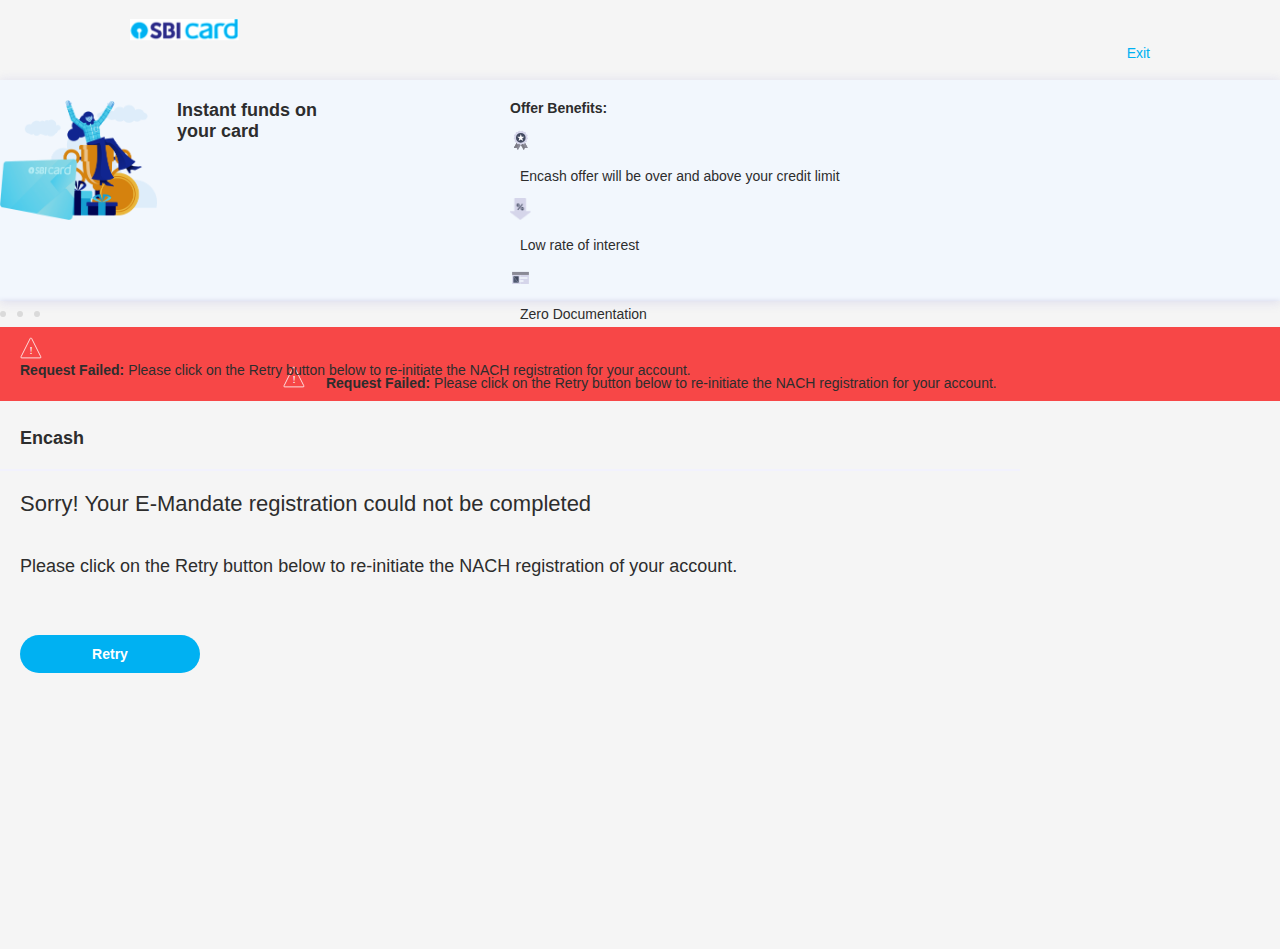
<file: registration-successful/index2.html>
<!DOCTYPE html>
<html lang="en">
  <head>
    <meta charset="UTF-8" />
    <meta http-equiv="X-UA-Compatible" content="IE=edge" />
    <meta
      name="viewport"
      content="width=device-width, initial-scale=1.0 maximum-scale=1.0"
    />
    <title>Document</title>
    <link
      href="https://cdn.jsdelivr.net/npm/bootstrap@5.0.2/dist/css/bootstrap.min.css"
      rel="stylesheet"
      integrity="sha384-EVSTQN3/azprG1Anm3QDgpJLIm9Nao0Yz1ztcQTwFspd3yD65VohhpuuCOmLASjC"
      crossorigin="anonymous"
    />
    <script
      src="https://cdn.jsdelivr.net/npm/bootstrap@5.0.2/dist/js/bootstrap.bundle.min.js"
      integrity="sha384-MrcW6ZMFYlzcLA8Nl+NtUVF0sA7MsXsP1UyJoMp4YLEuNSfAP+JcXn/tWtIaxVXM"
      crossorigin="anonymous"
    ></script>
    <script
      src="https://code.jquery.com/jquery-3.4.1.min.js"
      integrity="sha256-CSXorXvZcTkaix6Yvo6HppcZGetbYMGWSFlBw8HfCJo="
      crossorigin="anonymous"
    ></script>

    <link href="../main.css" rel="stylesheet" />
    <link href="style.css" rel="stylesheet" />
    <link href="../custom-styles.css" rel="stylesheet" />
    <script type="text/javascript" src="../bundle.js"></script>
  </head>

  <body style="background-color: #f5f5f5">
    <div id="registration-successful">
      <div class="py-19 d-flex bg-white align-items-center sbi-navbar">
        <a href="https://www.sbicard.com/"
          ><img src="../images/sbi-logo.svg" class="img-fluid"
        /></a>
        <div class="fw-bold sbi-exit-btn">Exit</div>
      </div>
      <div class="upper-section" id="upper-section">
        <div class="row m-0 gx-0 py-20 mx-auto">
          <div class="col-md-6 col-sm-6 col-lg-6 flex align-items-center">
            <img
              src="../images/encash-offer.png"
              class="img-fluid mr-20 encash-logo"
            />
            <div
              class="left-label font-18 font-600 d-lg-block d-md-block d-sm-block d-lg-block d-none"
            >
              Instant funds on your card
            </div>
          </div>
          <div class="col-md-6 col-sm-6 col-lg-6 column2 font-14">
            <div class="font-14 font-600" style="margin-bottom: 12px">
              Offer Benefits:
            </div>
            <div class="d-flex align-items-center">
              <img
                src="../images/badge.svg"
                class="img-fluid"
                style="width: 21.33px; height: 22.3px"
              />
              <p class="my-0 pl-10">
                Encash offer will be over and above your credit limit
              </p>
            </div>
            <div class="d-flex align-items-center my-10">
              <img
                src="../images/arrow.png"
                class="img-fluid"
                style="width: 21.33px; height: 22.3px"
              />
              <p class="my-0 pl-10">Low rate of interest</p>
            </div>
            <div class="d-flex align-items-center">
              <img
                src="../images/document.svg"
                class="img-fluid"
                style="width: 21.33px; height: 22.3px"
              />
              <p class="my-0 pl-10">Zero Documentation</p>
            </div>
          </div>
        </div>
        <div
          class="font-14 py-10 text-white text-center d-sm-block d-none"
          style="background-color: #f74747"
        >
          <img
            class="img-fluid"
            src="../images/warning.svg"
            style="height: 21.8px; width: 21.8px; margin-right: 17px"
          />
          <span class="font-600">Request Failed:</span> Please click on the
          Retry button below to re-initiate the NACH registration for your
          account.
        </div>
      </div>
      <div class="position-relative bottomSheetWrapper" id="bottomSheetWrapper">
        <div class="d-sm-none d-lg-none d-md-none" onclick="bottomSheet()">
          <div
            class="flex justify-content-center bg-white w-100 py-10"
            style="box-shadow: 0 0 5px 0 #d5d5ea"
          >
            <img src="../images/dots.svg" class="img-fluid" />
          </div>
        </div>
        <div
          class="font-14 py-10 text-white text-sm-center px-20 d-sm-none d-flex"
          style="background-color: #f74747"
        >
          <img
            class="img-fluid"
            src="../images/warning.svg"
            style="height: 21.8px; width: 21.8px; margin-right: 17px"
          />
          <div>
            <span class="font-600">Request Failed:</span> Please click on the
            Retry button below to re-initiate the NACH registration for your
            account.
          </div>
        </div>
        <div
          class="lower-section registration bg-white mx-auto pb-10"
          style="padding-bottom: 166px"
          id="lower-section"
        >
          <div class="font-18 font-600 px-20 encash-title">Encash</div>

          <div class="header-border my-20"></div>
          <div class="px-20">
            <div class="font-22 fw-bold mb-40 e-mandate">
              Sorry! Your E-Mandate registration could not be completed
            </div>
            <p class="m-0 font-18 retry">
              Please click on the Retry button below to re-initiate the NACH
              registration of your account.
            </p>
            <button
              type="button"
              class="sbi-button font-600 primary mt-40 mb-30 mx-auto"
              style="width: fit-content"
            >
              Retry
            </button>
          </div>
        </div>
      </div>
    </div>
  </body>
  <script>
    function bottomSheet() {
      const drawer = document.getElementById("upper-section");
      const lowerSection = document.getElementById("lower-section");
      const bottomSheetWrapper = document.getElementById("bottomSheetWrapper");
      drawer.classList.toggle("animate-scale-to-zero");
      if (drawer.getAttribute("class").includes("animate-scale-to-zero")) {
        drawer.style.position = "relative";
        drawer.style.top = "0";
        drawer.style.transition = "none";
        bottomSheetWrapper.style.marginTop = "0";
        lowerSection.style.minHeight = "calc(100vh - 80px)";
      } else {
        drawer.style.position = "fixed";
        drawer.style.top = "60px";
        bottomSheetWrapper.style.marginTop = "168px";
        lowerSection.style.minHeight = "calc(100vh - 280px)";
      }
    }
  </script>
</html>
</file>
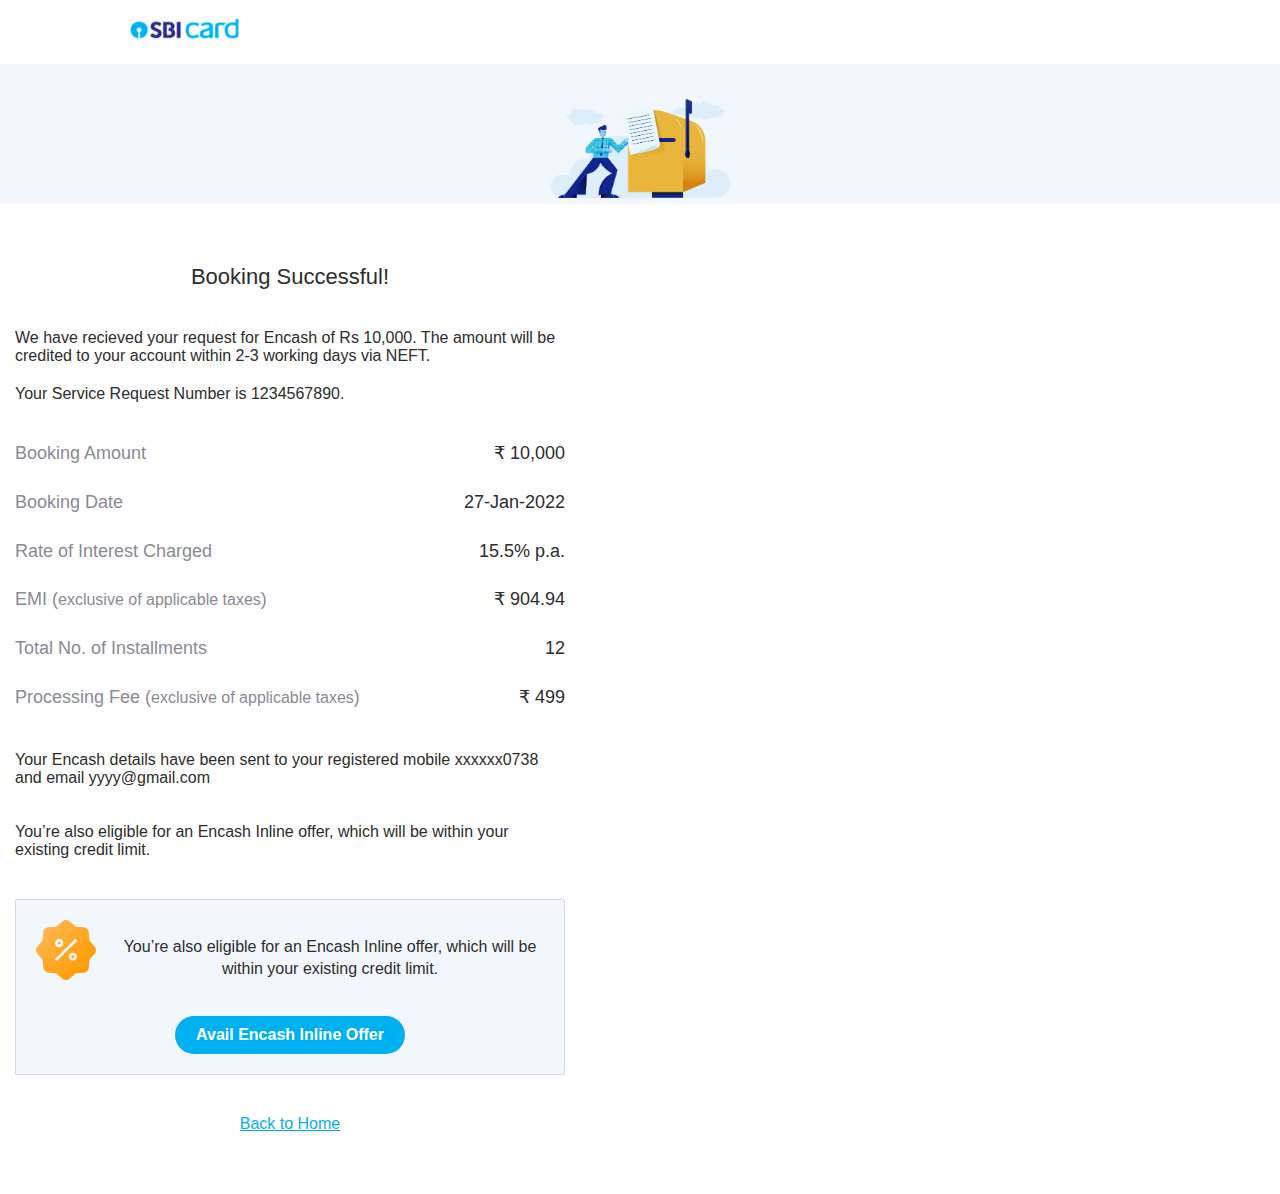
<file: success/index2.html>
<!DOCTYPE html>
<html lang="en">
  <head>
    <meta charset="UTF-8" />
    <meta http-equiv="X-UA-Compatible" content="IE=edge" />
    <meta name="viewport" content="width=device-width, initial-scale=1.0" />
    <title>Document</title>
    <link
      href="https://cdn.jsdelivr.net/npm/bootstrap@5.0.2/dist/css/bootstrap.min.css"
      rel="stylesheet"
      integrity="sha384-EVSTQN3/azprG1Anm3QDgpJLIm9Nao0Yz1ztcQTwFspd3yD65VohhpuuCOmLASjC"
      crossorigin="anonymous"
    />
    <script
      src="https://cdn.jsdelivr.net/npm/bootstrap@5.0.2/dist/js/bootstrap.bundle.min.js"
      integrity="sha384-MrcW6ZMFYlzcLA8Nl+NtUVF0sA7MsXsP1UyJoMp4YLEuNSfAP+JcXn/tWtIaxVXM"
      crossorigin="anonymous"
    ></script>
    <script
      src="https://code.jquery.com/jquery-3.4.1.min.js"
      integrity="sha256-CSXorXvZcTkaix6Yvo6HppcZGetbYMGWSFlBw8HfCJo="
      crossorigin="anonymous"
    ></script>
    <link href="../main.css" rel="stylesheet" />
    <link href="style.css" rel="stylesheet" />
    <link href="../custom-styles.css" rel="stylesheet" />
    <script type="text/javascript" src="../bundle.js"></script>
  </head>

  <body style="background-color: white">
    <div id="service-request">
      <div
        class="d-flex bg-white align-items-center sbi-navbar"
        style="padding-top: 19px; padding-bottom: 19px"
      >
        <img src="../images/sbi-logo.webp" class="img-fluid" />
      </div>

      <div
        class="px-4 text-center mb-30"
        id="service-img"
        style="background-color: #f2f7fd; padding-top: 35px"
      >
        <img
          src="../images/service-request.svg"
          class="img-fluid"
          style="height: 99px; width: 183px; margin-bottom: 0.9px"
        />
      </div>
      <div class="py-30 mx-auto" id="lower-section" style="max-width: 580px">
        <div class="font-22 fw-bold text-center mb-40 sub-title">
          Booking Successful!
        </div>
        <p class="m-0 font-16">
          We have recieved your request for Encash of Rs 10,000. The amount will
          be credited to your account within 2-3 working days via NEFT.
        </p>
        <div class="mt-20 fw-bold font-16" style="pointer-events: none">
          Your Service Request Number is 1234567890.
        </div>
        <div
          class="text-gray font-18 mt-40 mobile-table"
          id="table"
          style="margin-bottom: 12px"
        >
          <div class="table-row flex">
            <div>Booking Amount</div>
            <div>₹ 10,000</div>
          </div>
          <div class="table-row flex">
            <div>Booking Date</div>
            <div>27-Jan-2022</div>
          </div>
          <div class="table-row flex">
            <div>Rate of Interest Charged</div>
            <div>15.5% p.a.</div>
          </div>
          <div class="table-row flex">
            <div>
              EMI (<span class="font-16">exclusive of applicable taxes</span>)
            </div>
            <div>₹ 904.94</div>
          </div>
          <div class="table-row flex">
            <div>Total No. of Installments</div>
            <div>12</div>
          </div>
          <div class="table-row flex">
            <div>
              Processing Fee (<span class="font-16"
                >exclusive of applicable taxes</span
              >)
            </div>
            <div>₹ 499</div>
          </div>
        </div>
        <p class="m-0 font-16">
          Your Encash details have been sent to your registered mobile
          xxxxxx0738 and email yyyy@gmail.com
        </p>
        <p class="m-0 font-16 pt-20">
          You’re also eligible for an Encash Inline offer, which will be within
          your existing credit limit.
        </p>

        <div
          class="my-40 text-center p-20"
          style="
            background-color: #f2f7fd;
            border: 1px solid #d5d5ea;
            border-radius: 2px;
          "
        >
          <div
            class="flex align-items-center mb-20 availEncash"
            style="gap: 20px"
          >
            <img
              src="../images/success2.svg"
              class="img-fluid"
              style="height: 60px; width: 60px"
            />
            <p class="m-0 text-start font-16" style="line-height: 22px">
              You’re also eligible for an Encash Inline offer, which will be
              within your existing credit limit.
            </p>
          </div>
          <button
            class="sbi-button font-600 primary font-16"
            style="margin-bottom: 0; width: fit-content"
            type="button"
          >
            Avail Encash Inline Offer
          </button>
        </div>
        <div class="text-center mb-30">
          <a
            class="sbi-link underlined"
            style="font-size: 16px"
            onclick="window.location.href='/login'"
          >
            Back to Home
          </a>
        </div>
      </div>
    </div>
  </body>
</html>
</file>
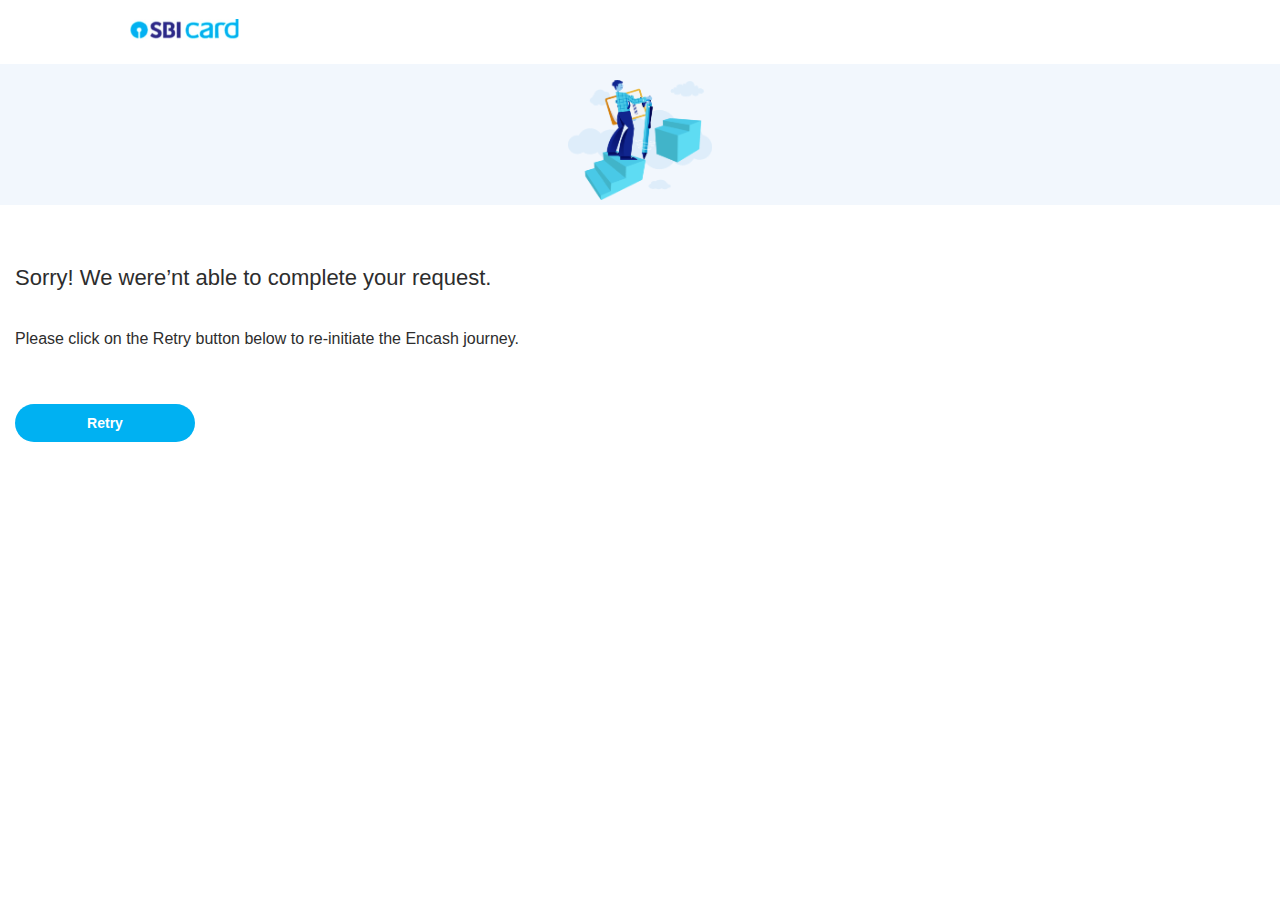
<file: success/index3.html>
<!DOCTYPE html>
<html lang="en">
  <head>
    <meta charset="UTF-8" />
    <meta http-equiv="X-UA-Compatible" content="IE=edge" />
    <meta name="viewport" content="width=device-width, initial-scale=1.0" />
    <title>Document</title>
    <link
      href="https://cdn.jsdelivr.net/npm/bootstrap@5.0.2/dist/css/bootstrap.min.css"
      rel="stylesheet"
      integrity="sha384-EVSTQN3/azprG1Anm3QDgpJLIm9Nao0Yz1ztcQTwFspd3yD65VohhpuuCOmLASjC"
      crossorigin="anonymous"
    />
    <script
      src="https://cdn.jsdelivr.net/npm/bootstrap@5.0.2/dist/js/bootstrap.bundle.min.js"
      integrity="sha384-MrcW6ZMFYlzcLA8Nl+NtUVF0sA7MsXsP1UyJoMp4YLEuNSfAP+JcXn/tWtIaxVXM"
      crossorigin="anonymous"
    ></script>
    <script
      src="https://code.jquery.com/jquery-3.4.1.min.js"
      integrity="sha256-CSXorXvZcTkaix6Yvo6HppcZGetbYMGWSFlBw8HfCJo="
      crossorigin="anonymous"
    ></script>
    <link href="../main.css" rel="stylesheet" />
    <link href="style.css" rel="stylesheet" />
    <link href="../custom-styles.css" rel="stylesheet" />
    <script type="text/javascript" src="../bundle.js"></script>
  </head>

  <body style="background-color: white">
    <div id="service-request">
      <div
        class="d-flex bg-white align-items-center sbi-navbar"
        style="padding-top: 19px; padding-bottom: 19px"
      >
        <img src="../images/sbi-logo.webp" class="img-fluid" />
      </div>

      <div
        class="px-4 text-center mb-30"
        id="service-img"
        style="background-color: #f2f7fd; padding-top: 16px"
      >
        <img
          src="../images/not-eligible-page-2.png"
          class="img-fluid"
          style="height: 120px; width: 144px"
        />
      </div>
      <div class="py-30 mx-auto" id="lower-section" style="max-width: 580px">
        <div class="fw-bold sub-title mb-40 font-22">
          Sorry! We were’nt able to complete your request.
        </div>

        <p class="m-0 font-16">
          Please click on the Retry button below to re-initiate the Encash
          journey.
        </p>
        <button
          type="button"
          id="unableTocompleteBtn"
          class="sbi-button font-600 primary mt-40 mb-30 mx-auto"
          style="width: fit-content"
        >
          Retry
        </button>
      </div>
    </div>
  </body>
</html>
</file>
<file: encash-select/style.css>
#encash-select .sbi-navbar {
  padding-inline: 130px;
}

#encash-select .sbi-exit-btn {
  width: fit-content;
  font-size: 14px;
  color: #00b1f2;
  margin-left: auto;
  cursor: pointer;
}

#encash-select .sbi-navbar img {
  height: 22px;
  width: 109px;
  cursor: pointer;
}
#encash-select .sbi-benefit-items {
  max-width: 180px;
  display: block;
}
#encash-select .icons-description {
  margin-top: 10px;
}
#encash-select #lower-section {
  max-width: 1020px;
  min-height: calc(100vh - 85px);
}
#encash-select #congrats {
  margin-bottom: 10px !important;
}
#encash-select .sbi-button {
  margin-bottom: 60px !important;
}
@media (max-width: 990px) {
  #encash-select .sbi-navbar {
    padding-inline: 40px !important;
  }
  #encash-select .sbi-button {
    margin-bottom: 30px !important;
  }
}

@media (max-width: 768px) {
  #encash-select .upper-section {
    margin-top: 0;
  }
}
@media (max-width: 575px) {
  #encash-select .sbi-navbar {
    padding-inline: 20px !important;
  }
  #encash-select .middle-section {
    display: block !important;
  }
  #encash-select #congrats {
    margin-bottom: 20px !important;
  }
  #encash-select .middle-section .col-sm-5,
  #encash-select .middle-section .col-sm-2 {
    max-width: 100%;
  }
  #encash-select .sbi-benefit-items {
    max-width: 100%;
    display: flex;
    align-items: center;
  }
  #encash-select #encash-select-card-wrapper-mobile {
    margin-top: 30px !important;
  }
  #encash-select .icons-description {
    margin-top: 0;
  }
  #encash-select .sbi-benefit-items > div {
    padding-left: 14px;
  }
  #encash-select #middle-icon {
    margin-top: 20px;
    margin-bottom: 20px;
  }
  #encash-select .sbi-benefit-items img {
    max-width: 26px;
    height: 26px !important;
  }

  #encash-select #middle-section-wrapper {
    max-width: 100% !important;
  }
  #encash-select #middle-section {
    background-color: #f2f7fd;
    padding-bottom: 30px;
    padding-inline: 20px;
    justify-content: center;
  }

  #encash-select .sbi-button {
    width: 100% !important;
  }
  #encash-select .sbi-def-radio {
    height: 132px !important;
    width: 181px !important;
    top: -10px;
    left: -10px;
  }
  #encash-select #card11,
  #encash-select #card21 {
    max-width: 181px !important;
  }
  #encash-select #lower-section {
    min-height: calc(100vh - 54px);
  }
}
@media (max-width: 405px) {
  #encash-select #encash-select-card-wrapper-mobile {
    gap: 20px !important;
  }
  #encash-select .sbi-button {
    width: 100% !important;
    max-width: 353px !important;
  }
  #encash-select .sbi-def-radio {
    height: 134px !important;
    width: 165px !important;
    top: -11px;
    left: -11px;
  }
  #encash-select #radio-btn-1 {
    height: 132px !important;
    width: 164px !important;
    top: -10px !important;
    left: -10px;
  }
  #encash-select #card11,
  #encash-select #card21 {
    max-width: 165px !important;
  }
}

#encash-select .sbi-radio-btn::before {
  width: 12px;
  height: 12px;
  margin: 7.5px !important;
  top: 0;
  left: 0;
}
</file>
<file: custom-styles.css>
.mt-40 {
  margin-top: 40px;
}
.mb-40 {
  margin-bottom: 40px;
}
.ml-40 {
  margin-left: 40px;
}
.mr-40 {
  margin-right: 40px;
}
.mt-30 {
  margin-top: 30px;
}
.mb-30 {
  margin-bottom: 30px;
}
.ml-30 {
  margin-left: 30px;
}
.mr-30 {
  margin-right: 30px;
}
.mt-20 {
  margin-top: 20px;
}
.mb-20 {
  margin-bottom: 20px;
}
.ml-20 {
  margin-left: 20px;
}
.mr-20 {
  margin-right: 20px;
}
.m-40 {
  margin: 40px;
}
.m-30 {
  margin: 30px;
}
.m-20 {
  margin: 20px;
}
.mt-10 {
  margin-top: 10px;
}
.mt-28 {
  margin-top: 28px;
}
.my-40 {
  margin-top: 40px;
  margin-bottom: 40px;
}
.my-30 {
  margin-top: 30px;
  margin-bottom: 30px;
}
.my-20 {
  margin-top: 20px;
  margin-bottom: 20px;
}
.my-10 {
  margin-top: 10px;
  margin-bottom: 10px;
}
.mx-40 {
  margin-inline: 40px;
}
.mx-20 {
  margin-inline: 20px;
}
.pt-40 {
  padding-top: 40px;
}
.pb-40 {
  padding-bottom: 40px;
}
.pl-40 {
  padding-left: 40px;
}
.pr-40 {
  padding-right: 40px;
}
.pt-30 {
  padding-top: 30px;
}
.pb-30 {
  padding-bottom: 30px;
}
.pl-30 {
  padding-left: 30px;
}
.pr-30 {
  padding-right: 30px;
}
.pt-20 {
  padding-top: 20px;
}
.pb-20 {
  padding-bottom: 20px;
}
.pl-20 {
  padding-left: 20px;
}
.pr-20 {
  padding-right: 20px;
}
.pt-10 {
  padding-top: 10px;
}
.p-40 {
  padding: 40px;
}
.p-30 {
  padding: 30px;
}
.p-20 {
  padding: 20px;
}
.p-10 {
  padding: 10px;
}
.ml-10 {
  margin-left: 10px;
}
.py-19 {
  padding-top: 19px;
  padding-bottom: 19px;
}
.py-40 {
  padding-top: 40px;
  padding-bottom: 40px;
}
.py-30 {
  padding-top: 30px;
  padding-bottom: 30px;
}
.py-20 {
  padding-top: 20px;
  padding-bottom: 20px;
}
.py-10 {
  padding-top: 10px;
  padding-bottom: 10px;
}
.pl-10 {
  padding-left: 10px;
}
.pb-10 {
  padding-bottom: 10px;
}
.pl-8 {
  padding-left: 8px;
}
.px-40 {
  padding-inline: 40px;
}
.px-20 {
  padding-inline: 20px;
}
.px-10 {
  padding-inline: 10px;
}
.font-10 {
  font-size: 10px;
}
.font-11 {
  font-size: 11px;
}
.font-14 {
  font-size: 14px;
}
.font-16 {
  font-size: 16px;
}
.font-22 {
  font-size: 22px;
}
.font-24 {
  font-size: 24px;
}
.font-28 {
  font-size: 28px;
}
.font-20 {
  font-size: 20px;
}
.font-18 {
  font-size: 18px;
}
.font-500 {
  font-weight: 500;
}
.font-600 {
  font-weight: 600;
}
.font-bold {
  font-weight: bold;
}

.text-grayLight {
  color: #8a8a8a;
}
.text-gray {
  color: #8a8a96;
}
.cursor-pointer {
  cursor: pointer;
}
</file>
<file: encash/style.css>
.sbi-navbar img {
  height: 22px;
  width: 109px;
  cursor: pointer;
}

.sbi-exit-btn {
  width: fit-content;
  font-size: 14px;
  color: #00b1f2;
  margin-left: auto;
  cursor: pointer;
}

/* --------------------------------------------------------------------------------------- */
/* --------------------------------------Encash Form1------------------------------------- */
/* --------------------------------------------------------------------------------------- */

#encash-form1 .column2 img {
  max-width: 22px;
  max-height: 22px;
}

.upper-section .encash-logo {
  width: 157px;
  height: 120px;
}

#encash-form1 .upper-section {
  background-color: #f2f7fd;
  box-shadow: 0 1px 10px 0 rgba(213, 213, 234, 0.81);
}

#encash-form1 .row {
  max-width: 1020px;
}

#encash-form1 .sbi-navbar {
  padding-inline: 130px;
}

#encash-form1 .sbi-footer {
  padding-inline: 130px;
}

#encash-form1 .row .left-label {
  max-width: 160px;
}

.lower-section {
  margin-top: 20px;
  max-width: 1020px;
  min-height: calc(100vh - 280px);
  margin-bottom: 86px;
}

.lower-section .header-border {
  border: solid 1px #f2f2fd;
}

.lower-section .money-icon {
  height: 20px;
  width: 20px;
}

.lower-section #flush-collapseOne .sbi-input-text {
  width: 100%;
}

.lower-section select {
  border: 0;
  outline: none;
  border-bottom: 1px solid black;
}

.lower-section .find-your-ifsc {
  color: #00b1f2;
  right: 0;
  cursor: pointer;
}

.lower-section .accordion-button {
  padding: 18px 0;
}

.lower-section .accordion-button:focus,
.accordion-button:not(.collapsed) {
  box-shadow: none;
  color: #2d2d2d;
  background-color: white;
  border-color: black;
}

#amountSlider::-webkit-slider-thumb,
#tenureSlider::-webkit-slider-thumb {
  background: white;
  height: 21px;
  width: 21px;
  margin-top: -0.4rem !important;
  box-shadow: 0px 0px 2px 1px silver;
}

#amountSlider::-webkit-slider-runnable-track,
#tenureSlider::-webkit-slider-runnable-track {
  background: transparent;
}

#amountSlider,
#tenureSlider {
  background: #f5f5f5;
  border-radius: 4.5px !important;
  height: 7px;
  outline: none;
  transition: background 450ms ease-in;
  -webkit-appearance: none;
}

#dropdown-select-menu-item .item:hover,
#dropdown-select-tenure-item .tenureCards:hover {
  background-color: #f2f7fd;
  cursor: pointer;
}

.selectedBank:hover,
.selectedCity:hover {
  background-color: #f2f7fd;
  cursor: pointer;
  font-weight: 600 !important;
}

.lower-section .stepper-line {
  width: fit-content;
  margin-top: 56px;
}

.lower-section #stepper-progress-line {
  border-left: 2px solid #f5f5f5;
  width: fit-content;
  margin-left: 7px;
  height: calc(100% - 40px);
}

.lower-section .stepper-bullet1 {
  border: 2px solid #00b1f2;
  height: 16px;
  width: 16px;
  border-radius: 50px;
  position: absolute;
  z-index: 10;
  top: 20px;
  left: -49px;
}

.lower-section .stepper-bullet2 {
  background-color: #f5f5f5;
  height: 16px;
  width: 16px;
  border-radius: 50px;
  position: absolute;
  z-index: 10;
  top: 20px;
  left: -49px;
}

.lower-section #step-1-completed,
.lower-section #step-2-completed {
  height: 16px;
  width: 16px;
  background-color: #00b1f2;
  z-index: 10;
  top: 20px;
  left: -49px;
  opacity: 0;
}

.lower-section #step-1-completed > img,
.lower-section #step-2-completed > img {
  height: 12px;
  width: 10px;
}

.lower-section .last-stepper {
  left: -43px;
  top: 20px;
}

.lower-section .form1-static {
  color: #333333;
  font-weight: 300;
}

.lower-section #custom-select-menu .customBtn {
  border-bottom: 1px solid #8a8a96;
  cursor: pointer;
  padding: 0;
}

.lower-section #dropdown-select-menu {
  box-shadow: 0 0 4px 0 rgba(213, 213, 234, 0.5);
  z-index: 1;
  width: 95.5%;
}

.lower-section .hidden,
.lower-section .hidden1,
.lower-section .hidden2 {
  display: none;
}
.rotateIcon,
.rotateBank,
.rotateCity {
  transform: rotate(180deg);
}

.lower-section .rotateIconTenure {
  transform: rotate(180deg);
}

.hidden2 {
  display: none;
}

.rotate-ifsc-Icon {
  transform: rotate(180deg);
}

.lower-section #custom-select-tenure .customBtn {
  border-bottom: 1px solid #8a8a96;
  cursor: pointer;
  padding: 0;
}

.lower-section #dropdown-select-tenure {
  box-shadow: 0 0 4px 0 rgba(213, 213, 234, 0.5);
  z-index: 1;
  width: 95.5%;
  overflow-y: scroll;
}

.lower-section .error-message2,
.lower-section .error-message1 {
  cursor: default;
}

#footer .sbi-footer {
  background-color: #f2f7fd;
  max-width: 100% !important;
}

#flush-collapseOne .accordion-column2 {
  margin-top: 70px;
}

#OTPInput {
  gap: 15px;
}

@media (max-width: 1280px) {
  #encash-form1 .sbi-footer {
    max-width: 1020px;
    padding-inline: 20px;
  }
}

@media (max-width: 990px) {
  #encash-form1 .sbi-navbar {
    padding-inline: 40px;
  }

  #encash-form1 .sbi-footer {
    padding-inline: 20px;
  }

  #flush-collapseTwo #dropdown-select-menu,
  #flush-collapseOne #dropdown-select-tenure {
    width: 97.5% !important;
  }
}

@media (max-width: 767px) {
  #searchForBank .sbi-def-rad #flush-collapseTwo #dropdown-select-menu,
  #flush-collapseOne #dropdown-select-tenure {
    width: 97% !important;
  }

  #generateOtp .modal-body,
  #failed .modal-body {
    padding-inline: 20px !important;
    padding-top: 20vh;
  }

  .lower-section .stepper-line {
    padding-left: 12px;
    padding-right: 20px;
  }

  .lower-section .stepper-bullet1,
  .lower-section .stepper-bullet2 {
    left: -29px !important;
  }

  .lower-section {
    margin-top: 0;
    margin-bottom: 0 !important;
  }

  .lower-section .encash-title {
    font-size: 20px;
  }

  .lower-section .last-stepper {
    left: -23px !important;
  }

  .lower-section #step-1-completed,
  .lower-section #step-2-completed {
    left: -29px !important;
  }

  .lower-section .accordion {
    margin-right: 12px;
  }

  .lower-section .accordion-body {
    padding-right: 12px;
    padding-left: 0;
    padding-top: 0;
    padding-bottom: 0;
  }

  #flush-collapseOne .accordion-column2 {
    margin-top: 40px;
  }

  #flush-collapseOne .rate,
  #flush-collapseOne .emi {
    font-size: 20px;
  }

  #searchForBank #cardRow > :nth-child(4) {
    max-width: 100% !important;
  }
}

@media (max-width: 575px) {
  .accordion-button::after {
    background-image: url("../images/mobileArrow.svg") !important;
    height: 21px !important;
  }

  .accordion-button:not(.collapsed)::after {
    background-image: url("../images/mobileArrow.svg") !important;
    height: 21px !important;
  }
  #findYourIfsc .modal-body {
    display: flex;
    flex-direction: column;
    justify-content: center;
  }
  .lower-section .stepper-line {
    margin-top: 36px;
  }
  #flush-collapseTwo #dropdown-select-menu,
  #flush-collapseOne #dropdown-select-tenure {
    width: 96% !important;
  }

  #encash-form1 .sbi-navbar {
    padding-inline: 20px;
  }

  #encash-form1 .upper-section {
    box-shadow: none;
    position: fixed;
    z-index: -1;
    top: 60px;
  }

  .bottomSheetWrapper {
    background-color: white;
    margin-top: 168px;
    transition: all 0.5s;
  }

  #encash-form1 .sbi-navbar {
    top: 0;
    position: sticky;
    z-index: 20;
    box-shadow: 0px 0px 2px 0px silver;
  }

  #generateOtp p {
    padding-bottom: 117px;
  }

  #generateOtp .oneTimeVerification,
  #failed .currentlyUnable {
    font-size: 20px;
    margin-bottom: 40px !important;
  }

  #generateOtp .sbi-button,
  #failed .sbi-button {
    max-width: 100% !important;
    width: 100% !important;
  }

  #generateOtp #resendBtn {
    font-size: 16px;
  }

  #generateOtp #otp-limit-exhausted {
    margin-bottom: 30px;
  }

  #OTPInput input {
    width: 29px !important;
  }

  #OTPInput {
    gap: 36px;
  }

  #searchForBank .bankCard {
    padding-inline: 10px;
  }

  #searchForBank .modal-body {
    padding-inline: 9px !important;
  }

  #searchForBank .modal-body #cardRow {
    gap: 14px !important;
  }

  #searchForBank #cardRow > :nth-child(1) {
    max-width: 80px !important;
    min-width: 0 !important;
  }

  #searchForBank #cardRow > :nth-child(2),
  #searchForBank #cardRow > :nth-child(3) {
    max-width: 116px !important;
    min-width: 0 !important;
  }

  #searchForBank .sbi-button,
  #searchForBank #searchForBankBtnWrapper,
  #findYourIfsc .sbi-button,
  #findYourIfsc #ifscBtnWrapper {
    width: 100% !important;
  }
  #findYourIfsc #resetBtn,
  #searchForBank .sbi-link {
    margin-left: 0;
    margin-top: 20px;
  }
  #findYourIfsc .modal-body {
    padding-inline: 20px !important;
  }

  #findYourIfsc .currentlyUnable {
    font-size: 20px !important;
    margin-top: 0;
  }
  #findYourIfsc #ifscChangeFont {
    font-size: 18px;
  }
  #findYourIfsc #dropdown-select-ifsc-bank {
    max-height: 219px !important;
  }
  #accordionFlushExample {
    margin-top: 2px !important;
  }
}

@media (min-width: 575px) {
  #encash-form1 .lower-section {
    padding-top: 20px;
  }
}

@media (max-width: 442px) {
  .bottomSheetWrapper {
    margin-top: 182px;
  }
}

@media (max-width: 425px) {
  #flush-collapseTwo #dropdown-select-menu,
  #flush-collapseOne #dropdown-select-tenure {
    width: 94% !important;
  }

  #OTPInput {
    gap: 15px;
  }
}

@media (max-width: 900px) {
  #amount-slider-input-footer,
  #tenure-period,
  #rateOfInterestFooter,
  #processingFeeFooter,
  #calculated-emi-footer {
    font-size: 14px !important;
  }

  #encash-form1 #confirm-sm-btn {
    margin-left: 20px !important;
  }

  #encash-form1 #amount-col {
    max-width: 100px !important;
  }
}

#flush-collapseTwo #custom-select-menu,
#flush-collapseOne #custom-select-tenure {
  user-select: none;
  -webkit-user-select: none;
  -moz-user-select: none;
  -khtml-user-select: none;
  -ms-user-select: none;
}

#dropdown.is-open {
  display: block;
}

.is-open,
.valueExists {
  position: absolute;
  top: -20px;
  font-size: 11px;
  color: #8a8a96;
}

.placeholder2 {
  position: absolute;
  top: -3px;
  font-size: 14px;
  left: 0px;
  pointer-events: none;
  transition: 0.3s;
  line-height: 20px;
  color: #8a8a96;
}

.valueExistsForBankDetails {
  position: absolute;
  top: -28px;
  font-size: 11px;
  color: #8a8a96;
}

.customBtn .placeholder {
  position: absolute;
  font-size: 14px;
  left: 0px;
  pointer-events: none;
  transition: 0.3s;
  color: #8a8a96;
}

.customBtn .is-open,
.customBtn .valueExists {
  font-size: 11px;
}

#containment-wrapper {
  width: 100%;
}

#encash-form1 input {
  border-radius: 0px !important;
}

#searchForBankCard > :nth-child(even) {
  margin-top: 10px;
  margin-bottom: 10px;
}

#upper-section {
  max-height: 221px;
  transition: all 0.5s;
}

.animate-scale-to-zero {
  max-height: 0px !important;
  transition: all 0.5s;
}

#accountNumber {
  -webkit-text-security: disc;
  line-height: 1;
  padding-top: 4px;
  margin-top: 3px;
  font-size: 20px;
}

input::-webkit-outer-spin-button,
input::-webkit-inner-spin-button {
  -webkit-appearance: none;
  margin: 0;
}

input[type="number"] {
  -moz-appearance: textfield;
}

#findYourIfsc .sbi-input-text input:focus + .placeholder,
.sbi-input-text input.touched + .placeholder,
.sbi-input-text input[value=""] + .placeholder {
  top: -28px;
  color: #8a8a96;
  font-size: 11px;
}

#searchForBank .sbi-radio-btn::before {
  width: 12px;
  height: 12px;
  margin: 7.5px !important;
  top: 0;
  left: 0;
}

.clip_path {
  clip-path: polygon(
    6% 100%,
    100% 100%,
    100% 0%,
    6% 0%,
    6% 10%,
    0% 20%,
    6% 30%
  );
}

#findYourIfsc button:disabled {
  cursor: not-allowed !important;
}

.accordion-button::after {
  background-image: url("../images/chevron-copy.svg");
  width: 21px;
  height: 14px;
}

.accordion-button:not(.collapsed)::after {
  background-image: url("../images/chevron-copy.svg");
  width: 21px;
  height: 14px;
  transform: rotate(-180deg);
}

.accordion-button {
  line-height: 20px;
  color: #2d2d2d;
  font-family: "Open Sans", sans-serif !important;
}
input {
  font-family: "Open Sans", sans-serif !important;
}

.find-your-ifsc:hover {
  text-decoration: underline;
}
</file>
<file: login/style.css>
/* --------------------------------------------------------------------------------------- */
/* -----------------------------------------Login----------------------------------------- */
/* --------------------------------------------------------------------------------------- */

.sbi-exit-btn {
  width: fit-content;
  font-size: 14px;
  color: #00b1f2;
  margin-left: auto;
  cursor: pointer;
}
.sbi-cash-requirements img {
  max-height: 32px;
  margin-right: 20px;
  max-width: 28px;
}
.sbi-cash-requirements > div {
  font-size: 18px;
  color: #8a8a96;
}
.sbi-cash-requirements p,
.sbi-cash-requirements {
  max-width: 405px;
}
.sbi-login-nav {
  border-bottom: 1px solid #dadada;
  padding-right: 130px;
}
.sbi-logo {
  height: 22px;
  width: 109px;
  cursor: pointer;
}
#login-page .column1 {
  background-color: #f2f7fd;
}
#login-page .row {
  height: calc(100vh - 60px);
}
@media (max-width: 990px) {
  .sbi-login-nav {
    padding-right: 50px;
  }
}
@media (max-width: 768px) {
  .sbi-login-nav {
    border: none;
    padding-right: 0px;
  }
  #login-page #errorMssge {
    max-width: 100% !important;
    margin-top: 0px !important;
  }
}
@media (max-width: 576px) {
  .sbi-cash-requirements {
    font-size: 20px;
  }
  .sbi-cash-requirements p {
    font-size: 20px;
  }
  .sbi-cash-requirements > div {
    font-size: 14px;
  }
  .sbi-login-nav {
    padding-top: 8px !important;
    padding-top: 8px !important;
  }
}
</file>
<file: not-eligible/style.css>
/* --------------------------------------------------------------------------------------- */
/* --------------------------------------Not Eligible------------------------------------- */
/* --------------------------------------------------------------------------------------- */

#not-eligible .sbi-navbar {
  padding-inline: 130px;
}
#not-eligible .sbi-navbar img {
  height: 22px;
  width: 109px;
  cursor: pointer;
}
#not-eligible .sbi-exit-btn {
  width: fit-content;
  font-size: 14px;
  color: #00b1f2;
  margin-left: auto;
  cursor: pointer;
}
#not-eligible .sbi-not-eligible-upper-section .imageWrapper {
  padding-left: 28px !important;
}
#not-eligible .sbi-benefit-items {
  max-width: 180px;
  display: block;
}
#not-eligible .last-icon {
  height: 34px;
  width: 41.8px;
  margin-bottom: 13px !important;
  padding-top: 2px;
}

#not-eligible .sbi-not-eligible-upper-section label {
  max-width: 380px;
  margin-top: 20px;
  width: 100%;
}
#not-eligible .sbi-not-eligible-upper-section {
  padding: 40px 80px;
  background-color: #f2f7fd;
}
#not-eligible .sbi-not-eligible-upper-section p {
  font-weight: 600;
  max-width: 480px;
}
#not-eligible .sbi-not-eligible {
  max-width: 1020px;
  min-height: calc(100vh - 85px);
}
#not-eligible .sbi-benefit-items img {
  margin-bottom: 10px;
}
@media (max-width: 990px) {
  #not-eligible .sbi-navbar {
    padding-inline: 40px !important;
  }
  #not-eligible .sbi-not-eligible-upper-section {
    padding: 40px;
  }
}

@media (max-width: 767px) {
  #not-eligible .sbi-benefit-items {
    max-width: 100% !important;
    display: flex;
    align-items: center;
  }
  #not-eligible .sbi-not-eligible-upper-section .imageWrapper {
    padding-left: 0 !important;
  }
  #not-eligible .sbi-not-eligible-upper-section .imageWrapper > img {
    height: 131px !important;
  }
  #not-eligible #middle-icon {
    margin-top: 28px;
    margin-bottom: 28px;
  }

  #not-eligible .sbi-benefit-items > div {
    padding-left: 15px;
  }
  #not-eligible .sbi-not-eligible-upper-section {
    padding: 20px;
    background-color: #f2f7fd;
  }
  #not-eligible .sbi-benefit-items img {
    max-width: 26px;
    height: 26px !important;
    margin-bottom: 0 !important;
    padding-top: 0 !important;
  }
  #not-eligible .lowerSectionWrapper {
    margin-top: 30px;
    margin-bottom: 30px;
  }
  #not-eligible .imageWrapper > img {
    margin-bottom: 40px;
    max-width: 240px;
  }
  #not-eligible .sbi-not-eligible {
    max-width: 1020px;
    min-height: calc(100vh - 54px);
  }
}
@media (max-width: 576px) {
  #not-eligible .sbi-submit-btn {
    margin-right: 0;
    width: 100% !important;
    max-width: 380px;
    display: none;
  }
  #not-eligible .sbi-navbar {
    padding-inline: 20px !important;
  }
  #not-eligible #eligibility {
    width: 100% !important;
  }
  #not-eligible #thank-you {
    font-weight: 600;
    font-size: 20px !important;
    margin-top: 60px !important;
    margin-bottom: 18px !important;
  }
  #not-eligible .modal-body {
    padding-inline: 20px !important;
  }
  #not-eligible #modal-btn {
    width: 100% !important;
    display: block;
    margin-top: 40px !important;
  }
  #not-eligible .sbi-button {
    width: 100% !important;
    display: block;
    font-size: 16px;
    margin-inline: auto;
  }
  #not-eligible .subheading-1 {
    margin-top: 28px;
  }
}

#not-eligible .modal-body {
  font-family: "Open Sans", sans-serif;
}

#custom-select-menu .customBtn {
  border-bottom: 1px solid #8a8a96;
  cursor: pointer;
  padding: 0;
}
#dropdown-select-menu-item .item:hover {
  background-color: #f2f7fd;
  font-weight: 600;
  cursor: pointer;
}
#not-eligible #dropdown-select-menu {
  box-shadow: 0 0 4px 0 rgba(213, 213, 234, 0.5);
  z-index: 1;
  width: 100%;
  max-height: 180px;
  overflow-y: scroll;
}
#not-eligible .rotateIcon {
  transform: rotate(180deg);
}

.customBtn .placeholder {
  position: absolute;
  font-size: 14px;
  left: 0px;
  pointer-events: none;
  transition: 0.3s;
  color: #8a8a96;
}
.valueExists {
  position: absolute;
  top: -16px;
  font-size: 10px;
  color: #8a8a96;
}

#not-eligible #custom-select-menu {
  user-select: none;
  -webkit-user-select: none;
  -moz-user-select: none;
  -khtml-user-select: none;
  -ms-user-select: none;
}
@media (max-width: 575px) {
  #eligibility-modal .modal-body {
    display: flex;
    padding-inline: 20px !important;
    flex-direction: column;
    justify-content: center;
  }
  #eligibility-modal .modal-body .sbi-button {
    max-width: 100% !important;
    width: 100%;
  }
  #eligibility-modal .modal-body {
    display: flex;
    padding-inline: 20px !important;
    flex-direction: column;
    justify-content: center;
  }
  #eligibility-modal .modal-body .currentlyUnable {
    font-size: 20px;
  }
}
</file>
<file: offer-selection/style.css>
.sbi-navbar img {
  height: 22px;
  width: 109px;
  cursor: pointer;
}
.sbi-exit-btn {
  width: fit-content;
  font-size: 14px;
  color: #00b1f2;
  margin-left: auto;
  cursor: pointer;
}
#offer-selection .sbi-navbar {
  padding-inline: 130px;
}

#disclaimer .modal-body .disclaimer-title {
  margin-bottom: 33px;
}
.upper-section .encash-logo {
  width: 157px;
  height: 120px;
}
#offer-selection .upper-section {
  background-color: #f2f7fd;
  box-shadow: 0 1px 10px 0 rgba(213, 213, 234, 0.81);
}
#offer-selection .row {
  max-width: 1020px;
}
#offer-selection .row .left-label {
  max-width: 160px;
}

.lower-section {
  margin-top: 20px;
  max-width: 1020px;
  margin-bottom: 80px;
}
.lower-section .header-border {
  border: solid 1px #f2f2fd;
}
.lower-section .stepper-line {
  width: fit-content;
  margin-top: 16px;
  margin-bottom: 32px;
}
.lower-section #stepper-progress-line {
  border-left: 2px solid #00b1f2;
  width: fit-content;
  margin-left: 7px;
  height: 100%;
}

.lower-section #step-1-completed,
.lower-section #step-2-completed {
  height: 16px;
  width: 16px;
  background-color: #00b1f2;
  z-index: 10;
  top: 0px;
  left: -19px;
}
.lower-section #step-1-completed > img,
.lower-section #step-2-completed > img {
  height: 12px;
  width: 10px;
}
.lower-section .last-stepper {
  left: -43px;
  top: 20px;
}

.lower-section .hidden,
.lower-section .hidden1 {
  display: none;
}

@media (max-width: 990px) {
  #offer-selection .sbi-navbar {
    padding-inline: 40px;
  }
  #offer-selection .sbi-footer {
    padding-inline: 20px;
  }
}

@media (max-width: 767px) {
  .lower-section .stepper-line {
    padding-left: 12px;
    padding-right: 20px;
  }
  .lower-section {
    margin-top: 0;
    margin-bottom: 0 !important;
  }
  .lower-section #nach-section {
    padding-top: 0;
  }
  .lower-section #nach-section > img {
    margin-bottom: 20px;
    height: 30px !important;
    width: 113px !important;
  }
  .lower-section .encash-title {
    font-size: 20px;
  }
  .lower-section .last-stepper {
    left: -23px !important;
  }
  .lower-section #step-1-completed,
  .lower-section #step-2-completed {
    left: -29px !important;
  }
}
@media (max-width: 575px) {
  #offer-selection .upper-section {
    box-shadow: none;
    position: fixed;
    z-index: -1;
    top: 60px;
  }
  #offer-selection #radio-wrapper {
    gap: 20px !important;
  }
  #offer-selection #radio-wrapper > :nth-child(2) {
    margin-left: auto;
  }
  .lower-section .encash-title {
    margin-bottom: 12px;
  }
  #offer-selection .lower-section .steps p {
    padding: 0 !important;
  }
  #offer-selection .sbi-navbar {
    padding-inline: 20px;
    top: 0;
    position: sticky;
    z-index: 20;
    box-shadow: 0px 0px 2px 0px silver;
  }
  #offer-selection .lower-section #next-btn {
    width: 100%;
    margin-bottom: 30px;
  }
  .bottomSheetWrapper {
    background-color: white;
    margin-top: 168px;
    transition: all 0.5s;
  }
  #disclaimer .modal-body {
    padding-inline: 20px !important;
  }
  #disclaimer .sbi-button {
    width: 100%;
    margin-bottom: 20px !important;
  }
  #disclaimer #proceedBtnWrapper {
    width: 100% !important;
  }
  #disclaimer .sbi-link {
    margin-left: 0;
  }
  #disclaimer p {
    color: #2d2d2d;
    text-align: unset !important;
  }
  #disclaimer .modal-body .disclaimer-title {
    font-size: 20px;
    margin-bottom: 20px;
  }
  #offer-selection .sbi-button {
    margin-bottom: 30px !important;
  }
}
@media (min-width: 575px) {
  #offer-selection .lower-section {
    padding-top: 20px;
  }
}

@media (max-width: 442px) {
  .bottomSheetWrapper {
    margin-top: 182px;
  }
}

@media (max-width: 419px) {
  .lower-section .stepper-line {
    width: fit-content;
    margin-top: 16px;
    margin-bottom: 50px;
  }
}
@media (max-width: 337px) {
  .lower-section .stepper-line {
    width: fit-content;
    margin-top: 16px;
    margin-bottom: 65px;
  }
}

#upper-section {
  max-height: 221px;
  transition: all 0.5s;
}
.animate-scale-to-zero {
  max-height: 0px !important;
  transition: all 0.5s;
}

#accountNumber {
  -webkit-text-security: disc;
  line-height: 1;
  padding-top: 4px;
  margin-top: 3px;
  font-size: 20px;
}

input::-webkit-outer-spin-button,
input::-webkit-inner-spin-button {
  -webkit-appearance: none;
  margin: 0;
}
#offer-selection .column2 img {
  max-width: 22px;
  max-height: 22px;
}

#offer-selection .sbi-radio-btn::before {
  width: 12px;
  height: 12px;
  margin: 7.5px !important;
  top: 0;
  left: 0;
}
</file>
<file: registration-successful/style.css>
.sbi-navbar img {
  height: 22px;
  width: 109px;
  cursor: pointer;
}
.sbi-exit-btn {
  width: fit-content;
  font-size: 14px;
  color: #00b1f2;
  margin-left: auto;
  cursor: pointer;
}
#registration-successful .sbi-navbar {
  padding-inline: 130px;
}

.upper-section .encash-logo {
  width: 157px;
  height: 120px;
}
#registration-successful .upper-section {
  background-color: #f2f7fd;
  box-shadow: 0 1px 10px 0 rgba(213, 213, 234, 0.81);
}
#registration-successful .row {
  max-width: 1020px;
}
#registration-successful .row .left-label {
  max-width: 160px;
}

#registration-successful .lower-section {
  margin-top: 20px;
  max-width: 1020px;
  margin-bottom: 80px;
}
#registration-successful .lower-section .header-border {
  border: solid 1px #f2f2fd;
}
#registration-successful .lower-section.registration {
  padding-top: 20px;
}

@media (max-width: 990px) {
  #registration-successful .sbi-navbar {
    padding-inline: 40px;
  }
}

@media (max-width: 767px) {
  .lower-section {
    margin-top: 0;
    margin-bottom: 0 !important;
  }

  .lower-section .encash-title {
    font-size: 20px;
  }
}
@media (max-width: 575px) {
  #registration-successful .upper-section {
    box-shadow: none;
    position: fixed;
    z-index: -1;
    top: 60px;
  }
  .lower-section .encash-title {
    padding-top: 0;
  }
  #registration-successful .lower-section {
    margin-top: 0px;
  }
  #registration-successful .lower-section .sbi-button {
    width: 100% !important;
  }
  #registration-successful .e-mandate {
    font-size: 20px;
  }
  #registration-successful .retry {
    font-size: 14px;
  }
  #registration-successful .sbi-navbar {
    padding-inline: 20px;
    top: 0;
    position: sticky;
    z-index: 20;
    box-shadow: 0px 0px 2px 0px silver;
  }
  #registration-successful .dynamicData {
    margin-top: 30px;
  }
  #registration-successful .lower-section #successful {
    font-size: 20px;
  }
  #registration-successful .lower-section .user-details,
  #registration-successful .lower-section #reference,
  #registration-successful .lower-section .resume-encash {
    font-size: 14px !important;
  }
  #registration-successful .lower-section #click-here,
  #registration-successful .lower-section #click-here a {
    padding-top: 20px !important;
    font-size: 14px !important;
  }

  .bottomSheetWrapper {
    background-color: white;
    margin-top: 168px;
    transition: all 0.5s;
  }
}

@media (max-width: 442px) {
  .bottomSheetWrapper {
    margin-top: 182px;
  }
}

#upper-section {
  max-height: 221px;
  transition: all 0.5s;
}
.animate-scale-to-zero {
  max-height: 0px !important;
  transition: all 0.5s;
}

#registration-successful .column2 img {
  max-width: 22px;
  max-height: 22px;
}

a[href^="tel"] {
  color: inherit;
  font-size: inherit;
  font-weight: inherit;
  text-decoration: inherit;
}
</file>
<file: success/style.css>
#service-request .sbi-navbar {
  padding-inline: 130px;
}
#service-request .sbi-navbar img {
  height: 22px;
  width: 109px;
  cursor: pointer;
}

#service-request .table-row > div:nth-child(2) {
  color: #000;
  margin-bottom: 28px;
  margin-left: auto;
}
#service-request #lower-section {
  padding-inline: 15px;
}

#service-request .table-row > div:nth-child(2) {
  color: #2d2d2d;
}

@media (max-width: 990px) {
  #service-request .sbi-navbar {
    padding-inline: 40px;
  }
}
@media (max-width: 575px) {
  #service-request #buttonWrapper {
    display: block;
    text-align: center;
  }

  #service-request .sub-title {
    font-size: 20px;
  }
  #service-request .mobile-table {
    margin-bottom: 20px !important;
  }
  #service-request #service-img {
    padding-top: 15px;
    padding-bottom: 20px;
    margin-bottom: 20px;
  }
  #service-request #lower-section {
    padding: 0 20px !important;
  }

  #service-request p {
    font-size: 14px !important;
  }
  #service-request #buttonWrapper > div {
    margin-top: 20px;
    margin-left: 0;
  }
  #service-request #table {
    font-size: 14px;
    margin-bottom: 12px;
  }
  #service-request .table-row > div:nth-child(2) {
    margin-bottom: 20px;
  }
  #service-request .sbi-navbar {
    padding-inline: 20px;
  }
  #service-request .sbi-button {
    font-size: 14px;
    height: 38px;
  }
  #service-request .sbi-link {
    font-size: 14px;
    height: 38px;
  }
  #service-request .successBtn1 {
    width: 100% !important;
    height: 56px;
    margin-top: 40px;
  }
  #service-request .availEncash {
    gap: 10px !important;
  }
  #service-request .sbi-button {
    max-width: 100% !important;
    width: 100% !important;
  }
  #service-request .availEncash > img {
    height: 50px !important;
    width: 50px !important;
  }
  #service-request #unableTocompleteBtn {
    height: 56px !important;
  }
}

a[href^="tel"] {
  color: inherit;
  font-size: inherit;
  font-weight: inherit;
  text-decoration: inherit;
}
</file>
<file: main.css>
/* This stylesheet includes normalize css */
/*  This is theme stylesheet for SBI */
/*  All the SBI components are maintained here */

/*! normalize.css v5.0.0 | MIT License | github.com/necolas/normalize.css */
/**
 * 1. Change the default font family in all browsers (opinionated).
 * 2. Correct the line height in all browsers.
 * 3. Prevent adjustments of font size after orientation changes in
 *    IE on Windows Phone and in iOS.
 */
/* Document
   ========================================================================== */
html {
  font-family: sans-serif;
  /* 1 */
  line-height: 1.15;
  /* 2 */
  -ms-text-size-adjust: 100%;
  /* 3 */
  -webkit-text-size-adjust: 100%;
  /* 3 */
}

/* Sections
   ========================================================================== */
/**
 * Remove the margin in all browsers (opinionated).
 */
body {
  margin: 0;
}

/**
 * Add the correct display in IE 9-.
 */
article,
aside,
footer,
header,
nav,
section {
  display: block;
}

/**
 * Correct the font size and margin on `h1` elements within `section` and
 * `article` contexts in Chrome, Firefox, and Safari.
 */
h1 {
  font-size: 2em;
  margin: 0.67em 0;
}

/* Grouping content
   ========================================================================== */
/**
 * Add the correct display in IE 9-.
 * 1. Add the correct display in IE.
 */
figcaption,
figure,
main {
  /* 1 */
  display: block;
}

/**
 * Add the correct margin in IE 8.
 */
figure {
  margin: 1em 40px;
}

/**
 * 1. Add the correct box sizing in Firefox.
 * 2. Show the overflow in Edge and IE.
 */
hr {
  box-sizing: content-box;
  /* 1 */
  height: 0;
  /* 1 */
  overflow: visible;
  /* 2 */
}

/**
 * 1. Correct the inheritance and scaling of font size in all browsers.
 * 2. Correct the odd `em` font sizing in all browsers.
 */
pre {
  font-family: monospace, monospace;
  /* 1 */
  font-size: 1em;
  /* 2 */
}

/* Text-level semantics
   ========================================================================== */
/**
 * 1. Remove the gray background on active links in IE 10.
 * 2. Remove gaps in links underline in iOS 8+ and Safari 8+.
 */
a {
  background-color: transparent;
  /* 1 */
  -webkit-text-decoration-skip: objects;
  /* 2 */
}

/**
 * Remove the outline on focused links when they are also active or hovered
 * in all browsers (opinionated).
 */
a:active,
a:hover {
  outline-width: 0;
}

/**
 * 1. Remove the bottom border in Firefox 39-.
 * 2. Add the correct text decoration in Chrome, Edge, IE, Opera, and Safari.
 */
abbr[title] {
  border-bottom: none;
  /* 1 */
  text-decoration: underline;
  /* 2 */
  -webkit-text-decoration: underline dotted;
  text-decoration: underline dotted;
  /* 2 */
}

/**
 * Prevent the duplicate application of `bolder` by the next rule in Safari 6.
 */
b,
strong {
  font-weight: inherit;
}

/**
 * Add the correct font weight in Chrome, Edge, and Safari.
 */
b,
strong {
  font-weight: bolder;
}

/**
 * 1. Correct the inheritance and scaling of font size in all browsers.
 * 2. Correct the odd `em` font sizing in all browsers.
 */
code,
kbd,
samp {
  font-family: monospace, monospace;
  /* 1 */
  font-size: 1em;
  /* 2 */
}

/**
 * Add the correct font style in Android 4.3-.
 */
dfn {
  font-style: italic;
}

/**
 * Add the correct background and color in IE 9-.
 */
mark {
  background-color: #ff0;
  color: #000;
}

/**
 * Add the correct font size in all browsers.
 */
small {
  font-size: 80%;
}

/**
 * Prevent `sub` and `sup` elements from affecting the line height in
 * all browsers.
 */
sub,
sup {
  font-size: 75%;
  line-height: 0;
  position: relative;
  vertical-align: baseline;
}

sub {
  bottom: -0.25em;
}

sup {
  top: -0.5em;
}

/* Embedded content
   ========================================================================== */
/**
 * Add the correct display in IE 9-.
 */
audio,
video {
  display: inline-block;
}

/**
 * Add the correct display in iOS 4-7.
 */
audio:not([controls]) {
  display: none;
  height: 0;
}

/**
 * Remove the border on images inside links in IE 10-.
 */
img {
  border-style: none;
}

/**
 * Hide the overflow in IE.
 */
svg:not(:root) {
  overflow: hidden;
}

/* Forms
   ========================================================================== */
/**
 * 1. Change the font styles in all browsers (opinionated).
 * 2. Remove the margin in Firefox and Safari.
 */
button,
input,
optgroup,
select,
textarea {
  font-family: sans-serif;
  /* 1 */
  font-size: 100%;
  /* 1 */
  line-height: 1.15;
  /* 1 */
  margin: 0;
  /* 2 */
}

/**
 * Show the overflow in IE.
 * 1. Show the overflow in Edge.
 */
button,
input {
  /* 1 */
  overflow: visible;
}

/**
 * Remove the inheritance of text transform in Edge, Firefox, and IE.
 * 1. Remove the inheritance of text transform in Firefox.
 */
button,
select {
  /* 1 */
  text-transform: none;
}

/**
 * 1. Prevent a WebKit bug where (2) destroys native `audio` and `video`
 *    controls in Android 4.
 * 2. Correct the inability to style clickable types in iOS and Safari.
 */
button,
html [type="button"],
[type="reset"],
[type="submit"] {
  -webkit-appearance: button;
  /* 2 */
}

/**
 * Remove the inner border and padding in Firefox.
 */
button::-moz-focus-inner,
[type="button"]::-moz-focus-inner,
[type="reset"]::-moz-focus-inner,
[type="submit"]::-moz-focus-inner {
  border-style: none;
  padding: 0;
}

/**
 * Restore the focus styles unset by the previous rule.
 */
button:-moz-focusring,
[type="button"]:-moz-focusring,
[type="reset"]:-moz-focusring,
[type="submit"]:-moz-focusring {
  outline: 1px dotted ButtonText;
}

/**
 * Change the border, margin, and padding in all browsers (opinionated).
 */
fieldset {
  border: 1px solid #c0c0c0;
  margin: 0 2px;
  padding: 0.35em 0.625em 0.75em;
}

/**
 * 1. Correct the text wrapping in Edge and IE.
 * 2. Correct the color inheritance from `fieldset` elements in IE.
 * 3. Remove the padding so developers are not caught out when they zero out
 *    `fieldset` elements in all browsers.
 */
legend {
  box-sizing: border-box;
  /* 1 */
  color: inherit;
  /* 2 */
  display: table;
  /* 1 */
  max-width: 100%;
  /* 1 */
  padding: 0;
  /* 3 */
  white-space: normal;
  /* 1 */
}

/**
 * 1. Add the correct display in IE 9-.
 * 2. Add the correct vertical alignment in Chrome, Firefox, and Opera.
 */
progress {
  display: inline-block;
  /* 1 */
  vertical-align: baseline;
  /* 2 */
}

/**
 * Remove the default vertical scrollbar in IE.
 */
textarea {
  overflow: auto;
}

/**
 * 1. Add the correct box sizing in IE 10-.
 * 2. Remove the padding in IE 10-.
 */
[type="checkbox"],
[type="radio"] {
  box-sizing: border-box;
  /* 1 */
  padding: 0;
  /* 2 */
}

/**
 * Correct the cursor style of increment and decrement buttons in Chrome.
 */
[type="number"]::-webkit-inner-spin-button,
[type="number"]::-webkit-outer-spin-button {
  height: auto;
}

/**
 * 1. Correct the odd appearance in Chrome and Safari.
 * 2. Correct the outline style in Safari.
 */
[type="search"] {
  -webkit-appearance: textfield;
  /* 1 */
  outline-offset: -2px;
  /* 2 */
}

/**
 * Remove the inner padding and cancel buttons in Chrome and Safari on macOS.
 */
[type="search"]::-webkit-search-cancel-button,
[type="search"]::-webkit-search-decoration {
  -webkit-appearance: none;
}

/**
 * 1. Correct the inability to style clickable types in iOS and Safari.
 * 2. Change font properties to `inherit` in Safari.
 */
::-webkit-file-upload-button {
  -webkit-appearance: button;
  /* 1 */
  font: inherit;
  /* 2 */
}

/* Interactive
   ========================================================================== */
/*
 * Add the correct display in IE 9-.
 * 1. Add the correct display in Edge, IE, and Firefox.
 */
details,
menu {
  display: block;
}

/*
 * Add the correct display in all browsers.
 */
summary {
  display: list-item;
}

/* Scripting
   ========================================================================== */
/**
 * Add the correct display in IE 9-.
 */
canvas {
  display: inline-block;
}

/**
 * Add the correct display in IE.
 */
template {
  display: none;
}

/* Hidden
   ========================================================================== */
/**
 * Add the correct display in IE 10-.
 */
[hidden] {
  display: none;
}

/**
 * Set up a decent box model on the root element
 */
html {
  box-sizing: border-box;
}

/**
 * Make all elements from the DOM inherit from the parent box-sizing
 * Since `*` has a specificity of 0, it does not override the `html` value
 * making all elements inheriting from the root box-sizing value
 * See: https://css-tricks.com/inheriting-box-sizing-probably-slightly-better-best-practice/
 */
*,
*::before,
*::after {
  box-sizing: inherit;
}

/**
 * Basic styles for links
 */
a {
  color: #00b1f2;
  text-decoration: none;
}

/**
 * Basic typography style for copy text
 */
body {
  color: #2d2d2d;
  font-family: "Open Sans", sans-serif;
}

p {
  font: 400 14px "Open Sans", sans-serif;
}

h4,
h5,
h6 {
  font: 600 14px "Open Sans", sans-serif;
}

a,
a:hover,
.sbi-link {
  cursor: pointer;
  font: 400 14px "Open Sans", sans-serif;
  color: #00b1f2;
}

.sbi-link.gray {
  color: #8a8a96;
}
.sbi-link.gray.active {
  color: #00b1f2;
}

.sbi-heading {
  /* font-size: 22px; */
  font-weight: 600;
  color: #2d2d2d;
  margin-top: 0;
}
.sbi-heading.bold {
  font-weight: 700;
}
h1.sbi-heading {
  font-size: 24px;
}

h2.sbi-heading {
  font-size: 20px;
}

h3.sbi-heading {
  font-size: 18px;
}

h4.sbi-heading {
  font-size: 16px;
}

h5.sbi-heading {
  font-size: 14px;
}

h6.sbi-heading {
  font-size: 10px;
}
.sbi-heading.sbi-heading-md {
  font-size: 18px;
}
.sbi-heading.sbi-heading-sm {
  font-size: 16px;
}
.sbi-heading.gray {
  color: #8a8a96;
}
.sbi-subheading {
  font-size: 14px;
  font-weight: 600;
  line-height: 1.43;
  color: #2d2d2d;
}

.sbi-subtext {
  font-size: 12px;
  color: #8a8a96;
}
.sbi-subtext.black {
  color: #2d2d2d;
}
.sbi-tiny-text {
  font: 400 8px "Open Sans", sans-serif;
}
.sbi-small-text {
  font: 400 10px "Open Sans", sans-serif;
}

.sbi-text {
  font-size: 14px;
  margin-top: 0;
  color: #2d2d2d;
}
.sbi-small-text.gray,
.sbi-tiny-text.gray,
.sbi-text.gray {
  color: #8a8a96;
}

.sbi-gold-text {
  display: block;
  font: 400 14px "Open Sans", sans-serif;
  font-size: 10px;
  color: #ebb73a;
}
.sbi-gold-text.grey {
  color: #d5d5ea;
}
.sbi-gold-text.hide {
  display: none;
}

/**
 * Clear inner floats
 */
.clearfix::after {
  clear: both;
  content: "";
  display: table;
}

/**
 * Main content containers
 * 1. Make the container full-width with a maximum width
 * 2. Center it in the viewport
 * 3. Leave some space on the edges, especially valuable on small screens
 */
.container {
  max-width: 1180px;
  /* 1 */
  margin-left: auto;
  /* 2 */
  margin-right: auto;
  /* 2 */
  padding-left: 0px;
  /* 3 */
  padding-right: 0px;
  /* 3 */
  width: 100%;
  /* 1 */
}

/**
 * Hide text while making it readable for screen readers
 * 1. Needed in WebKit-based browsers because of an implementation bug;
 *    See: https://code.google.com/p/chromium/issues/detail?id=457146
 */
.hide-text {
  overflow: hidden;
  padding: 0;
  /* 1 */
  text-indent: 101%;
  white-space: nowrap;
}

/**
 * Hide element while making it readable for screen readers
 * Shamelessly borrowed from HTML5Boilerplate:
 * https://github.com/h5bp/html5-boilerplate/blob/master/src/css/main.css#L119-L133
 */
.visually-hidden {
  border: 0;
  clip: rect(0 0 0 0);
  height: 1px;
  margin: -1px;
  overflow: hidden;
  padding: 0;
  position: absolute;
  width: 1px;
}

.sbi-wrapper {
  max-width: 1240px;
  margin: auto;
  padding: 0px 30px;
}

.flex {
  display: flex;
}
.flex.flex-sb {
  justify-content: space-between;
}
.flex.flex-ac {
  align-items: center;
}
.flex.flex-jc {
  justify-content: center;
}
.flex.flex-col {
  flex-direction: column;
}
.flex .flex-as {
  align-items: flex-start;
}
.flex .flex-je {
  justify-content: flex-end;
}

.align-bottom {
  align-self: flex-end;
}

.divider {
  background-color: #f2f2fd;
  width: 100%;
  height: 1px;
  margin: 20px 0px;
  display: block;
}

.sbi-list {
  padding-left: 15px;
  font: 400 14px "Open Sans", sans-serif;
  line-height: 20px;
  margin: 0px;
}
.sbi-list > li {
  margin-bottom: 30px;
}

.text-center {
  text-align: center;
}

.text-right {
  text-align: right;
}

.text-blue {
  color: #00b1f2;
}

.underlined {
  text-decoration: underline;
}

.sbi-pos-rel {
  position: relative;
}

.noMargin {
  margin: 0px;
}

.autoMargin {
  margin-left: auto;
  margin-right: auto;
}

.sm-hidden {
  display: inherit;
}

.full-width {
  width: 100%;
}

.sm-visible {
  display: none !important;
}

b {
  font-weight: 600;
}
b.bold {
  font-weight: 600;
}
b.boldest {
  font-weight: 700;
}

.sbi-illus {
  width: 55%;
  margin-left: auto;
  margin-right: auto;
}

.sbi-illus img {
  width: 100%;
}

@media (max-width: 767px) {
  .container {
    padding-left: 20px;
    padding-right: 20px;
  }
  .sbi-small-text {
    font-size: 12px;
  }
  .text-center-sm {
    text-align: center;
  }
  .sm-hidden {
    display: none;
  }
  .sm-visible {
    display: block !important;
  }
  body {
    overflow-x: hidden;
  }
  .full-width-sm {
    width: 100%;
  }
  .sbi-wrapper {
    padding: 0px 20px;
  }
}

.sbi-header {
  height: 80px;
  display: flex;
  align-items: center;
}
.sbi-header > img {
  height: 24px;
}

.sbi-reward-header {
  background-color: #f2f7fd;
  height: 150px;
  overflow-x: hidden;
}
.sbi-reward-header img {
  height: 150px;
  padding-top: 20px;
  max-width: 201px;
  position: absolute;
  bottom: 0px;
}
.sbi-reward-header h2,
.sbi-reward-header .sbi-reward-header-text {
  font: 600 14px "Open Sans", sans-serif;
  font-size: 28px;
  color: #2d2d2d;
}
.sbi-reward-header button {
  background-color: #2a2988;
}

.reward-points-subtext {
  font: 400 14px "Open Sans", sans-serif;
  font-size: 10px;
  margin-bottom: 5px;
  display: block;
}

.sbi-reward-card {
  border-radius: 6px;
  box-shadow: 0 2px 6px 0 rgba(0, 0, 0, 0.35);
  background-color: #2a2988;
  color: #fff;
  padding: 9px 20px;
  font: 700 14px "Open Sans", sans-serif;
  display: flex;
  align-items: center;
}
.sbi-reward-card span.reward-number {
  padding: 0px 10px;
  font: 700 14px "Open Sans", sans-serif;
  font-size: 28px;
  color: #ebb73a;
}
.sbi-reward-card span.reward-star img {
  width: 8px;
  height: 8px;
  padding: 0px;
  position: relative;
}

#reward-header-container {
  height: 150px;
}

@media (max-width: 767px) {
  .reward-points-subtext {
    font-size: 16px;
  }
  .sbi-header {
    padding: 0px 30px;
  }
  #reward-header-container {
    height: auto;
  }
  .sbi-reward-header {
    height: auto;
  }
  .sbi-reward-header img {
    width: auto;
    margin-left: 20px;
    position: relative;
  }
  .sbi-reward-header h2,
  .sbi-reward-header .sbi-reward-header-text {
    width: auto;
    margin: 0px;
    flex: 1;
  }
  .sbi-reward-header button {
    background-color: #2a2988;
  }
  .reward-points {
    margin: 0px;
    padding: 40px 30px 60px 30px;
    padding-bottom: 0px;
    background: #fff;
    width: 100vw;
    max-width: 100vw;
    margin: 0px -20px;
  }
  .reward-star img {
    margin: 0px;
  }
  h4.sbi-heading {
    font-size: 14px;
  }
  h6.sbi-heading {
    font-size: 12px;
  }
  .sbi-tiny-text {
    font-size: 10px;
  }
}

@media (max-width: 460px) {
  .sbi-reward-header img {
    width: 150px;
    height: auto;
  }
  .sbi-reward-header h2,
  .sbi-reward-header .sbi-reward-header-text {
    font-size: 24px;
  }
}

.row {
  display: flex;
  flex-wrap: wrap;
  margin-right: -10px;
  margin-left: -10px;
}

.col-1,
.col-2,
.col-3,
.col-4,
.col-5,
.col-6,
.col-7,
.col-8,
.col-9,
.col-10,
.col-11,
.col-12,
.col,
.col-auto,
.col-sm-1,
.col-sm-2,
.col-sm-3,
.col-sm-4,
.col-sm-5,
.col-sm-6,
.col-sm-7,
.col-sm-8,
.col-sm-9,
.col-sm-10,
.col-sm-11,
.col-sm-12,
.col-sm,
.col-sm-auto,
.col-md-1,
.col-md-2,
.col-md-3,
.col-md-4,
.col-md-5,
.col-md-6,
.col-md-7,
.col-md-8,
.col-md-9,
.col-md-10,
.col-md-11,
.col-md-12,
.col-md,
.col-md-auto,
.col-lg-1,
.col-lg-2,
.col-lg-3,
.col-lg-4,
.col-lg-5,
.col-lg-6,
.col-lg-7,
.col-lg-8,
.col-lg-9,
.col-lg-10,
.col-lg-11,
.col-lg-12,
.col-lg,
.col-lg-auto,
.col-xl-1,
.col-xl-2,
.col-xl-3,
.col-xl-4,
.col-xl-5,
.col-xl-6,
.col-xl-7,
.col-xl-8,
.col-xl-9,
.col-xl-10,
.col-xl-11,
.col-xl-12,
.col-xl,
.col-xl-auto {
  position: relative;
  width: 100%;
  padding-right: 10px;
  padding-left: 10px;
}

@media (max-width: 767px) {
  .col-sm {
    flex-basis: 0;
    flex-grow: 1;
    max-width: 100%;
  }
  .col-sm-auto {
    flex: 0 0 auto;
    width: auto;
    max-width: 100%;
  }
  .col-sm-1 {
    flex: 0 0 8.333333%;
    max-width: 8.333333%;
  }
  .col-sm-2 {
    flex: 0 0 16.666667%;
    max-width: 16.666667%;
  }
  .col-sm-3 {
    flex: 0 0 25%;
    max-width: 25%;
  }
  .col-sm-4 {
    flex: 0 0 33.333333%;
    max-width: 33.333333%;
  }
  .col-sm-5 {
    flex: 0 0 41.666667%;
    max-width: 41.666667%;
  }
  .col-sm-6 {
    flex: 0 0 50%;
    max-width: 50%;
  }
  .col-sm-7 {
    flex: 0 0 58.333333%;
    max-width: 58.333333%;
  }
  .col-sm-8 {
    flex: 0 0 66.666667%;
    max-width: 66.666667%;
  }
  .col-sm-9 {
    flex: 0 0 75%;
    max-width: 75%;
  }
  .col-sm-10 {
    flex: 0 0 83.333333%;
    max-width: 83.333333%;
  }
  .col-sm-11 {
    flex: 0 0 91.666667%;
    max-width: 91.666667%;
  }
  .col-sm-12 {
    flex: 0 0 100%;
    max-width: 100%;
  }
  .offset-sm-0 {
    margin-left: 0;
  }
  .offset-sm-1 {
    margin-left: 8.333333%;
  }
  .offset-sm-2 {
    margin-left: 16.666667%;
  }
  .offset-sm-3 {
    margin-left: 25%;
  }
  .offset-sm-4 {
    margin-left: 33.333333%;
  }
  .offset-sm-5 {
    margin-left: 41.666667%;
  }
  .offset-sm-6 {
    margin-left: 50%;
  }
  .offset-sm-7 {
    margin-left: 58.333333%;
  }
  .offset-sm-8 {
    margin-left: 66.666667%;
  }
  .offset-sm-9 {
    margin-left: 75%;
  }
  .offset-sm-10 {
    margin-left: 83.333333%;
  }
  .offset-sm-11 {
    margin-left: 91.666667%;
  }
}
@media (min-width: 768px) and (max-width: 991px) {
  .container {
    padding-left: 40px;
    padding-right: 40px;
  }
}
@media (min-width: 992px) and (max-width: 1300px) {
  .container {
    padding-left: 60px;
    padding-right: 60px;
  }
}
@media (min-width: 768px) {
  .col-md {
    flex-basis: 0;
    flex-grow: 1;
    max-width: 100%;
  }
  .col-md-auto {
    flex: 0 0 auto;
    width: auto;
    max-width: 100%;
  }
  .col-md-1 {
    flex: 0 0 8.333333%;
    max-width: 8.333333%;
  }
  .col-md-2 {
    flex: 0 0 16.666667%;
    max-width: 16.666667%;
  }
  .col-md-3 {
    flex: 0 0 25%;
    max-width: 25%;
  }
  .col-md-4 {
    flex: 0 0 33.333333%;
    max-width: 33.333333%;
  }
  .col-md-5 {
    flex: 0 0 41.666667%;
    max-width: 41.666667%;
  }
  .col-md-6 {
    flex: 0 0 50%;
    max-width: 50%;
  }
  .col-md-7 {
    flex: 0 0 58.333333%;
    max-width: 58.333333%;
  }
  .col-md-8 {
    flex: 0 0 66.666667%;
    max-width: 66.666667%;
  }
  .col-md-9 {
    flex: 0 0 75%;
    max-width: 75%;
  }
  .col-md-10 {
    flex: 0 0 83.333333%;
    max-width: 83.333333%;
  }
  .col-md-11 {
    flex: 0 0 91.666667%;
    max-width: 91.666667%;
  }
  .col-md-12 {
    flex: 0 0 100%;
    max-width: 100%;
  }
  .offset-1 {
    margin-left: 8.333333%;
  }
  .offset-2 {
    margin-left: 16.666667%;
  }
  .offset-3 {
    margin-left: 25%;
  }
  .offset-4 {
    margin-left: 33.333333%;
  }
  .offset-5 {
    margin-left: 41.666667%;
  }
  .offset-6 {
    margin-left: 50%;
  }
  .offset-7 {
    margin-left: 58.333333%;
  }
  .offset-8 {
    margin-left: 66.666667%;
  }
  .offset-9 {
    margin-left: 75%;
  }
  .offset-10 {
    margin-left: 83.333333%;
  }
  .offset-11 {
    margin-left: 91.666667%;
  }
}

@media (min-width: 992px) {
  .col-lg {
    flex-basis: 0;
    flex-grow: 1;
    max-width: 100%;
  }
  .col-lg-auto {
    flex: 0 0 auto;
    width: auto;
    max-width: 100%;
  }
  .col-lg-1 {
    flex: 0 0 8.333333%;
    max-width: 8.333333%;
  }
  .col-lg-2 {
    flex: 0 0 16.666667%;
    max-width: 16.666667%;
  }
  .col-lg-3 {
    flex: 0 0 25%;
    max-width: 25%;
  }
  .col-lg-4 {
    flex: 0 0 33.333333%;
    max-width: 33.333333%;
  }
  .col-lg-5 {
    flex: 0 0 41.666667%;
    max-width: 41.666667%;
  }
  .col-lg-6 {
    flex: 0 0 50%;
    max-width: 50%;
  }
  .col-lg-7 {
    flex: 0 0 58.333333%;
    max-width: 58.333333%;
  }
  .col-lg-8 {
    flex: 0 0 66.666667%;
    max-width: 66.666667%;
  }
  .col-lg-9 {
    flex: 0 0 75%;
    max-width: 75%;
  }
  .col-lg-10 {
    flex: 0 0 83.333333%;
    max-width: 83.333333%;
  }
  .col-lg-11 {
    flex: 0 0 91.666667%;
    max-width: 91.666667%;
  }
  .col-lg-12 {
    flex: 0 0 100%;
    max-width: 100%;
  }
  .offset-lg-0 {
    margin-left: 0;
  }
  .offset-lg-1 {
    margin-left: 8.333333%;
  }
  .offset-lg-2 {
    margin-left: 16.666667%;
  }
  .offset-lg-3 {
    margin-left: 25%;
  }
  .offset-lg-4 {
    margin-left: 33.333333%;
  }
  .offset-lg-5 {
    margin-left: 41.666667%;
  }
  .offset-lg-6 {
    margin-left: 50%;
  }
  .offset-lg-7 {
    margin-left: 58.333333%;
  }
  .offset-lg-8 {
    margin-left: 66.666667%;
  }
  .offset-lg-9 {
    margin-left: 75%;
  }
  .offset-lg-10 {
    margin-left: 83.333333%;
  }
  .offset-lg-11 {
    margin-left: 91.666667%;
  }
}

input[type="number"]::-webkit-inner-spin-button,
input[type="number"]::-webkit-outer-spin-button {
  -webkit-appearance: none;
  -moz-appearance: none;
  appearance: none;
  margin: 0;
}

/* BUTTONS */
.sbi-button {
  border: none;
  box-shadow: none;
  border-radius: 34px;
  font: 600 14px "Open Sans", sans-serif;
  min-width: 180px;
  height: 38px;
  border: 1px solid transparent;
  margin-bottom: 20px;
  cursor: pointer;
  outline: none;
  transition: 0.3s;
  padding: 0 20px;
}
.sbi-button.primary {
  color: #fff;
  background-color: #00b1f2;
}
.sbi-button.primary:active,
.sbi-button.primary:focus {
  background-color: #00b1f2;
}
.sbi-button.primary:hover {
  background: #26c5ff;
}
.sbi-button.outlined {
  color: #00b1f2;
  border: 1px solid #00b1f2;
  background-color: #fff;
}
.sbi-button.outlined:hover {
  color: #26c5ff;
  border-color: #26c5ff;
}
.sbi-button:disabled,
.sbi-button:disabled:hover,
.sbi-button[disabled],
.sbi-button[disabled]:hover {
  background-color: #dadada;
  color: #fff;
  cursor: not-allowed;
}
.sbi-button.sbi-button-large {
  height: 56px;
  min-width: 280px;
}
.sbi-button.noMargin {
  margin-bottom: 0px;
}
.sbi-button.has-icon {
  align-items: center;
  display: inline-flex;
  justify-content: center;
  line-height: 24px;
}
.sbi-button.has-icon img {
  width: 24px;
  margin-right: -24px;
}
.sbi-button-group {
  display: flex;
  align-items: center;
}
.sbi-button-group .sbi-button {
  margin-right: 20px;
  margin-bottom: 0px;
}
.sbi-button-group.vertical {
  flex-direction: column;
  align-items: center;
}
.sbi-button-group.vertical .sbi-button {
  margin: 0px 0px 20px 0px;
}
.sbi-button-group.space-top {
  margin-top: 40px;
}

.sbi-button.outlined.rounded {
  border-radius: 50%;
  height: 56px;
  width: 56px;
}

.sbi-button.primary.rounded {
  border-radius: 50%;
  height: 56px;
  width: 56px;
}

.space-top-40 {
  margin-top: 40px;
}

.space-top-30 {
  margin-top: 30px;
}

.space-top-20 {
  margin-top: 20px;
}

.space-top-10 {
  margin-top: 10px;
}
/*  */
.mb-60 {
  margin-bottom: 60px;
}
.mb-40 {
  margin-bottom: 40px;
}

.mb-30 {
  margin-bottom: 30px;
}

.mb-20 {
  margin-bottom: 20px;
}

.mb-10 {
  margin-bottom: 10px;
}
.mb-5 {
  margin-bottom: 5px;
}
.mb-none {
  margin-bottom: 0;
}
/* Inputs */
.sbi-input-group {
  display: flex;
}
.sbi-input-group.vertical {
  flex-direction: column;
}
.sbi-input-group.vertical .sbi-input-label:last-of-type input {
  margin-bottom: 0px;
}
.sbi-input-group.vertical input {
  margin-bottom: 30px;
}

.sbi-input-label {
  font: 400 14px "Open Sans", sans-serif;
  cursor: pointer;
}

.sbi-input-checkbox {
  display: flex;
}
.sbi-input-checkbox input {
  width: 0px;
  height: 0px;
}

.md-checkbox {
  position: relative;
  z-index: 0;
  margin: 1em 0;
  text-align: left;
  margin-left: 30px;
}
.md-checkbox.md-checkbox-inline {
  display: inline-block;
}
.md-checkbox label:not(:empty) {
  padding-left: 0.75em;
}
.md-checkbox label:before,
.md-checkbox label:after {
  content: "";
  position: absolute;
  left: -30px;
  top: 2px;
  z-index: -1;
}
.md-checkbox label:before {
  width: 16px;
  height: 16px;
  background: #fff;
  border: 1px solid #00b1f2;
  border-radius: 1px;
  cursor: pointer;
  transition: background 0.3s;
}
.md-checkbox input[type="checkbox"] {
  outline: 0;
  width: 16px;
  margin: 0 10px 0 0;
  display: inline-flex;
  font-size: inherit;
  width: 0px;
  height: 0px;
  margin: 0px;
  position: absolute;
  left: -30px;
  width: 22px;
  height: 22px;
  opacity: 0;
}
.md-checkbox input[type="checkbox"]:checked + label:before {
  background: #00b1f2;
  border: none;
}
.md-checkbox input[type="checkbox"]:checked + label:after {
  -webkit-transform: translate(3px, 5px) rotate(-45deg);
  transform: translate(3px, 5px) rotate(-45deg);
  width: 10px;
  height: 5px;
  border: 1px solid #fff;
  border-top-style: none;
  border-right-style: none;
}
.md-checkbox input[type="checkbox"]:disabled + label:before {
  border-color: rgba(0, 0, 0, 0.26);
}
.md-checkbox input[type="checkbox"]:disabled:checked + label:before {
  background: rgba(0, 0, 0, 0.26);
}

.sbi-split-input {
  position: relative;
}
.sbi-split-input input {
  border: none;
  margin: 0px;
  font: 700 14px "Open Sans", sans-serif;
  font-size: 18px;
  letter-spacing: 25.5px;
  width: 220px;
  margin-left: 20px;
  padding-left: 3px;
  outline: none;
}
.sbi-split-input input + svg {
  left: 20px;
  position: absolute;
  bottom: 0px;
  width: 100%;
}

.sbi-input-text {
  position: relative;
  width: 180px;
}
.sbi-input-text input {
  outline: none;
  border: none;
  border-bottom: 1px solid #8a8a96;
  color: #8a8a96;
  padding: 0px 0px 5px 0px;
  line-height: 20px;
  color: #2d2d2d;
  width: 100%;
}
.sbi-input-text input:focus {
  border-color: #2d2d2d;
}
.sbi-input-text input:focus + .placeholder,
.sbi-input-text input.touched + .placeholder,
.sbi-input-text input[value=""] + .placeholder {
  position: absolute;
  top: -16px;
  font-size: 10px;
  color: #8a8a96;
}
.sbi-input-text input.dirty:invalid + .placeholder {
  color: red;
}
.sbi-input-text input:focus + .placeholder {
  color: #00b1f2;
}
.sbi-input-text input:disabled {
  color: #8a8a96;
}
.sbi-input-text span.placeholder {
  position: absolute;
  top: 0px;
  font-size: 14px;
  left: 0px;
  pointer-events: none;
  transition: 0.3s;
  line-height: 20px;
  color: #8a8a96;
}
.sbi-input-text.wide {
  width: 380px;
}
.sbi-input-text.full {
  width: 100%;
}

/* radio button */
.sbi-label-radio {
  align-items: center;
  cursor: pointer;
  position: relative;
  margin-bottom: 0;
  margin: 0px 30px 0px 20px;
}

.sbi-def-radio {
  opacity: 0;
  position: absolute;
  top: 0;
}

.sbi-radio-btn {
  width: 14px;
  height: 14px;
  position: relative;
  border: 1px solid #8a8a96;
  border-radius: 50%;
}

.sbi-radio-btn::before {
  content: "";
  position: absolute;
  top: 50%;
  left: 50%;
  width: 9px;
  height: 9px;
  background-color: #00b1f2;
  border-radius: 50%;
  -webkit-transform: translate(-50%, -50%) scale(1);
  transform: translate(-50%, -50%) scale(1);
  transition: 0.4s;
  opacity: 0;
}

.sbi-def-radio:checked ~ .sbi-radio-btn {
  border: 1px solid #8a8a96;
}

.sbi-def-radio:checked ~ .sbi-radio-btn::before {
  opacity: 1;
}

.sbi-def-radio:checked ~ .sbi-radio-text {
  font-weight: bold;
  color: #2d2d2d;
}

/** Password strength **/
.sbi-input-text .strength {
  font-size: 11px;
  margin-bottom: 10px;
  color: #8a8a96;
}

.sbi-input-text .strength span {
  margin-left: 5px;
}

.sbi-input-text .strength .red {
  color: #f74747;
}

.sbi-input-text .strength .yellow {
  color: #ebb73a;
}

.sbi-input-text .strength .green {
  color: #26b515;
}

.sbi-select-box-main {
  width: 100%;
  /* border-bottom: 1px solid; */
  position: relative;
}

.sbi-select-box {
  justify-content: space-between;
  width: 100%;
  cursor: pointer;
}

.sbi-select-box .sbi-input-label input:disabled {
  color: #2d2d2d;
}

.sbi-select-box .sbi-input-label {
  width: 100%;
  margin: 0;
  pointer-events: none;
}

.sbi-select-box .aero {
  position: absolute;
  right: 0px;
  top: 2px;
}

.sbi-dropdown-select {
  height: 0;
  overflow: hidden;
  transition: 0.3s;
  box-shadow: 0 0 4px 0 rgba(213, 213, 234, 0.5);
  background-color: #ffffff;
  position: absolute;
  width: 100%;
  top: 30px;
  z-index: 99;
  padding: 0;
  list-style-type: none;
  margin: 0;
}

.sbi-dropdown-select.selectOpen {
  height: auto;
  overflow: hidden;
}

.sbi-select-box-item {
  font-size: 15px;
  margin-bottom: 0;
  cursor: pointer;
  padding: 12px 10px;
  color: #2d2d2d;
}

.sbi-switch {
  position: relative;
  display: inline-block;
  width: 50px;
  height: 30px;
}
.sbi-switch input {
  opacity: 0;
  width: 0;
  height: 0;
  /* &:focus + .slider {
                                        box-shadow: 0 0 1px #000000;
                                    } */
}
.sbi-switch input:checked + .slider {
  background-color: #00b1f2;
}
.sbi-switch input:checked + .slider:before {
  -webkit-transform: translateX(16px);
  transform: translateX(16px);
}
.sbi-switch .slider {
  position: absolute;
  cursor: pointer;
  top: 0;
  left: 0;
  right: 0;
  bottom: 0;
  background-color: #ccc;
  transition: 0.4s;
  border-radius: 30px;
}
.sbi-switch .slider:before {
  position: absolute;
  content: "";
  height: 34px;
  width: 34px;
  left: 0px;
  bottom: -2px;
  background-color: white;
  transition: 0.4s;
  border-radius: 50%;
  box-shadow: 0 0 5px 0 #d5d5ea;
}
@media (max-width: 767px) {
  .sbi-button.sbi-button-large {
    width: 100%;
    max-width: 376px;
  }
  .sbi-button-group.vertical-sm {
    flex-direction: column;
  }
  .sbi-button-group.vertical-sm .sbi-button {
    width: 100%;
    margin: 0px 0px 20px 0px;
  }
  .sbi-button-group.vertical-sm .sbi-button:last-of-type {
    margin-bottom: 0px;
  }
  .sbi-button-group.vertical-sm a {
    margin: 20px 0px;
  }
  .sbi-input-group.vertical .sbi-input-text {
    width: 100%;
  }
  .sbi-button {
    height: 56px;
  }
  .sbi-button.full-xs {
    width: 100%;
  }
}

@media (min-width: 992px) {
  .sbi-button-group.vertical-lg {
    flex-direction: column;
  }
  .sbi-button-group.vertical-lg .sbi-button {
    margin: 0px 0px 20px 0px;
  }
}

.do-card {
  border-radius: 2px;
  box-shadow: 0px 0px 0px 1px #d5d5ea inset;
  background-color: #ffffff;
  padding: 20px;
  text-align: left;
}
.do-card .heading {
  margin: 0px;
  font: 400 14px "Open Sans", sans-serif;
  line-height: 20px;
  margin-bottom: 10px;
}
.do-card .data {
  font: 700 14px "Open Sans", sans-serif;
  font-size: 18px;
  margin: 0px;
}
.do-card .data .sub-text {
  font: 400 14px "Open Sans", sans-serif;
  font-size: 10px;
}
.do-card.small {
  width: 100%;
  max-width: 139.9px;
}

.do-card-container {
  display: flex;
  flex-wrap: wrap;
}
.do-card-container .do-card {
  margin: 0px 20px 40px 0px;
}
.do-card-container .do-card:last-of-type {
  margin-right: 0px;
}

@media (max-width: 767px) {
  .do-card {
    margin-right: 14px;
  }
  .do-card.small {
    width: calc(50% - 28px);
    max-width: unset;
  }
  .do-card.sm-full {
    max-width: 100%;
    margin-right: 0px;
  }
}

.modal-background {
  background: black;
  opacity: 0.9;
}

.modal {
  position: fixed;
  font-family: Arial, Helvetica, sans-serif;
  top: 0;
  right: 0;
  bottom: 0;
  left: 0;
  background: rgba(138, 138, 150, 0.3);
  z-index: 99999;
  opacity: 0;
  padding: 40px 0px;
  transition: opacity 400ms ease-in;
  pointer-events: none;
  display: flex;
  align-items: center;
  overflow-y: scroll;
  overflow-y: overlay;
  transition-delay: 0.1s;
  max-width: 100vw;
  max-height: 100vh;
}
.modal .modal-body {
  width: auto;
  position: relative;
  margin: auto;
  padding: 40px 100px;
  border-radius: 3px;
  background: #fff;
  transition: 0.3s;
  transition-delay: 0s;
  -webkit-transform: scale(0);
  transform: scale(0);
  max-width: 590px;
}
.modal .modal-header {
  background: #f2f7fd;
  padding: 20px 60px;
  width: 100%;
  max-width: 590px;
}
.modal .modal-close svg {
  width: 100%;
  height: 100%;
}
.modal .modal-close {
  color: #8a8a96;
  width: 16px;
  height: 16px;
  position: absolute;
  right: 20px;
  top: 20px;
}
.modal .modal-body .modal-heading {
  font: 700 14px "Open Sans", sans-serif;
  font-size: 28px;
  color: #2d2d2d;
  margin: 40px auto 20px auto;
}
.modal .modal-body .modal-heading.subheading {
  font: 600 14px "Open Sans", sans-serif;
  font-size: 28px;
  margin: 0px 0px 20px 0px;
}
.modal .modal-body .modal-content {
  font: 400 14px "Open Sans", sans-serif;
  color: #2d2d2d;
  margin: 10px auto 10px auto;
}
.modal .modal-body .modal-content.scrollable {
  padding: 20px 10px;
  border-radius: 3px;
  border: solid 1px #f2f2fd;
  overflow-y: scroll;
  height: 340px;
  font-size: 12px;
  text-align: left;
}
.modal .modal-body .back {
  left: 100px;
  top: 50px;
  position: absolute;
}
.modal .modal-body.noPadding {
  padding: 0px;
}
.modal .modal-body .modal-padding-wrapper {
  padding: 40px 100px;
}
.modal .modal-footer {
  background: #f2f7fd;
  padding: 20px 60px;
  width: 100%;
  max-width: 590px;
}

.modal:target {
  opacity: 1;
  pointer-events: auto;
  transition: 0.3s;
  transition-delay: 0s;
}
.modal:target .modal-body {
  transition: 0.3s;
  transition-delay: 0.3s;
  -webkit-transform: scale(1);
  transform: scale(1);
}

.do-body-container.do-modal-open {
  -webkit-filter: blur(1px);
  -moz-filter: blur(1px);
  -o-filter: blur(1px);
  -ms-filter: blur(1px);
  filter: blur(1px);
  -webkit-filter: blur(1.5px);
  filter: blur(1.5px);
}

@media (max-width: 767px) {
  .modal {
    padding: 0px;
    flex-direction: column;
  }
  .modal .modal-body {
    width: 100%;
    height: 100vh;
    top: 0px;
    margin-top: 0px;
    padding: 40px 20px;
  }
  .modal .modal-body .back {
    left: 20px;
  }
  .modal .modal-body .modal-heading {
    font-size: 20px;
    margin-bottom: 30px;
  }
  .modal .modal-body .modal-padding-wrapper {
    padding: 40px 20px;
  }
  .modal .modal-footer {
    position: relative;
  }
}

.sample {
  font-size: 14px;
  border: 1px solid #ccc;
  padding: 50px;
  display: inline-block;
  width: 100%;
  margin-bottom: 50px;
}
.sample > span {
  display: block;
  color: #505050;
  font-style: italic;
}
.sample h4 {
  font-weight: 600;
}
</file>
